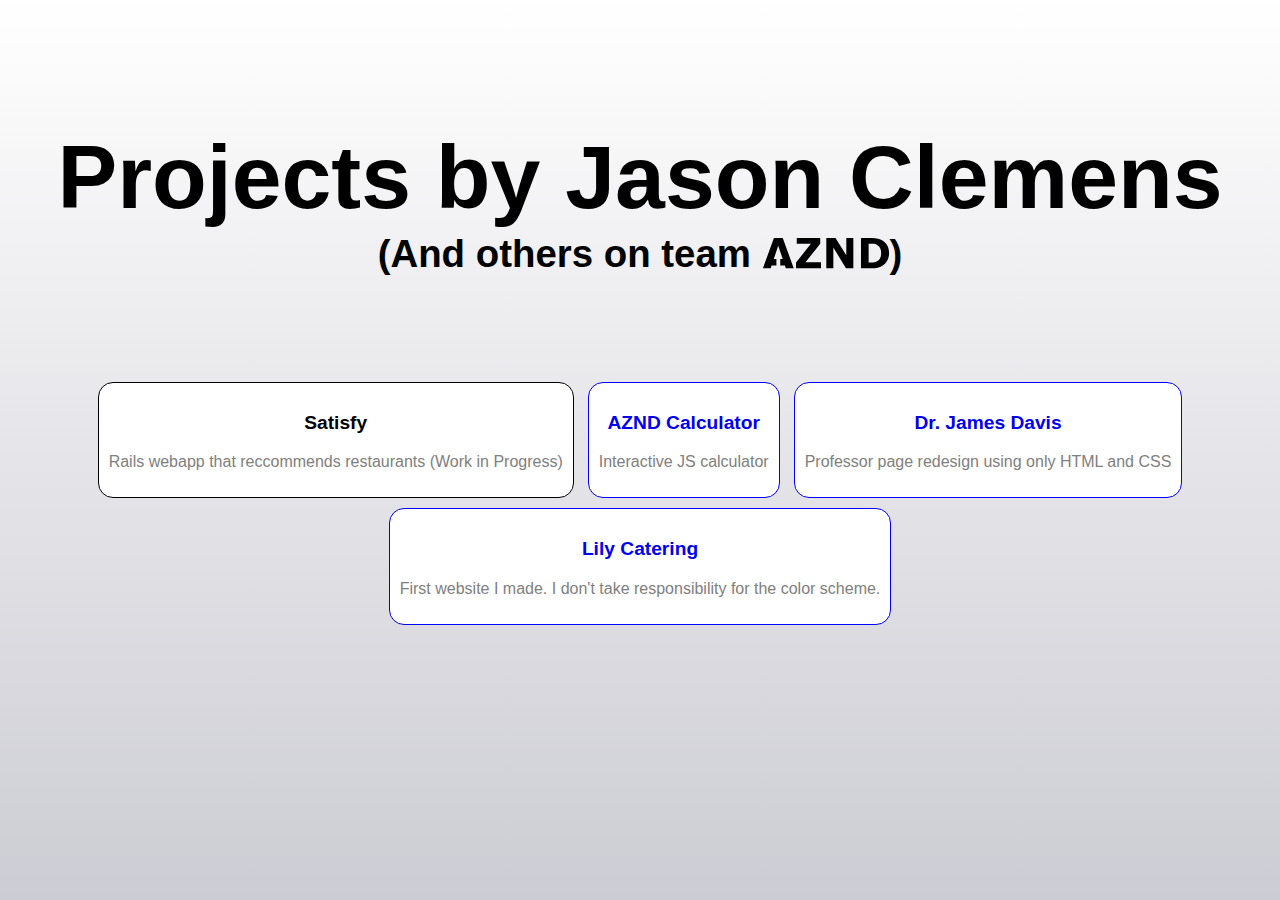
<file: index.html>
<!DOCTYPE html>
<head lang="en">
  <title>Jason Clemens | AZND Profile</title>
  <meta charset="utf-8"/>
  <link href="landing.css" type="text/css" rel="stylesheet"/>
  <link rel="stylesheet" media="screen" href="https://fontlibrary.org/face/encode-sans" type="text/css"/>
  <link rel="icon" type="image/png" href="res/A.png"/>
</head>
<body>
  <h1 class="title">
    Projects by Jason Clemens
  </h1>
  <h6 class="subtitle">
    (And others on team <img src="res/AZND.svg" alt="AZND" class="aznd-inline-logo"/>)
  </h6>
  <div class="projects">
  <a target="blank" class="projectTile disabled">
      <p>
        Satisfy
      </p>
      <p>
        Rails webapp that reccommends restaurants (Work in Progress)
      </p>
    </a>
    <a href="p5/calculator.html" target="blank" class="projectTile">
      <p>
        AZND Calculator
      </p>
      <p>
        Interactive JS calculator
      </p>
    </a>
    <a href="p4/index.html" target="blank" class="projectTile">
      <p>
        Dr. James Davis
      </p>
      <p>
        Professor page redesign using only HTML and CSS
      </p>
    </a>
    <a href="http://lily.catering" target="blank" class="projectTile">
      <p>
        Lily Catering
      </p>
      <p>
        First website I made. I don't take responsibility for the color scheme.
      </p>
    </a>
  </div>
</body>
</file>
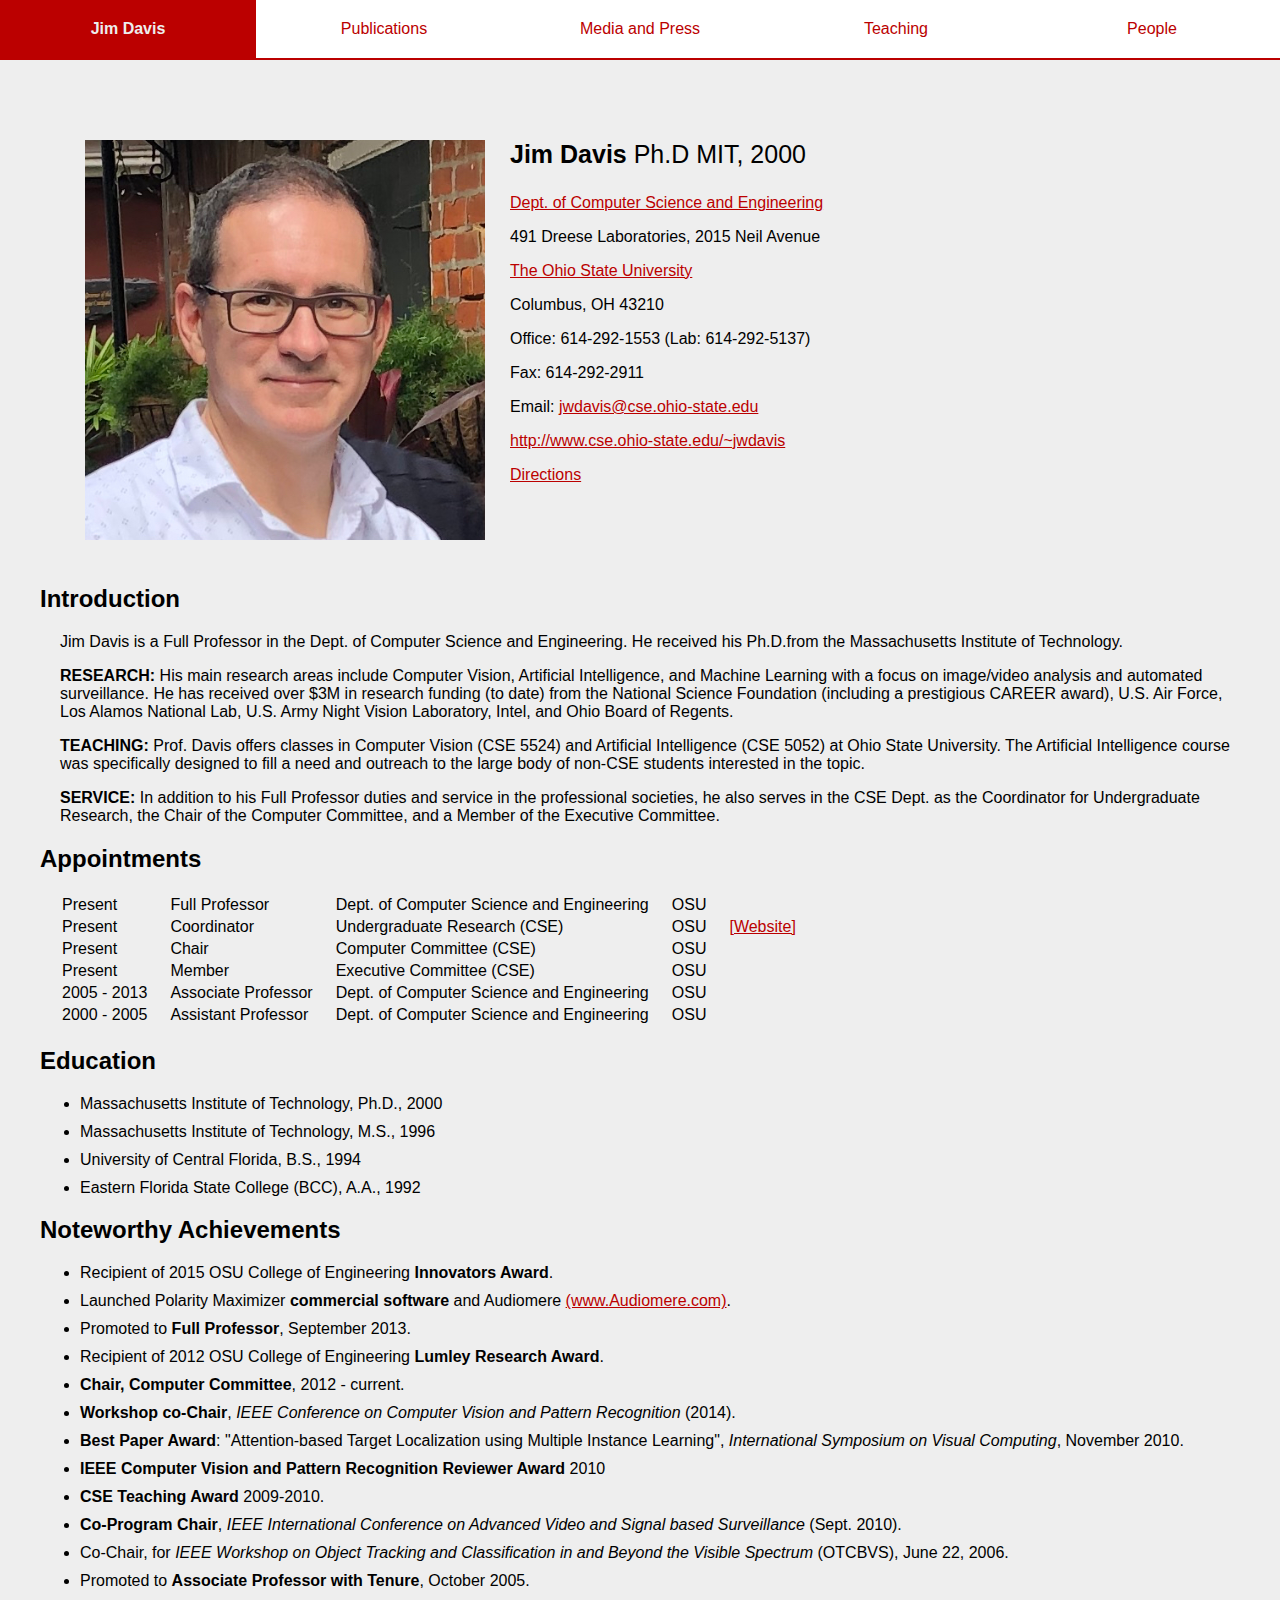
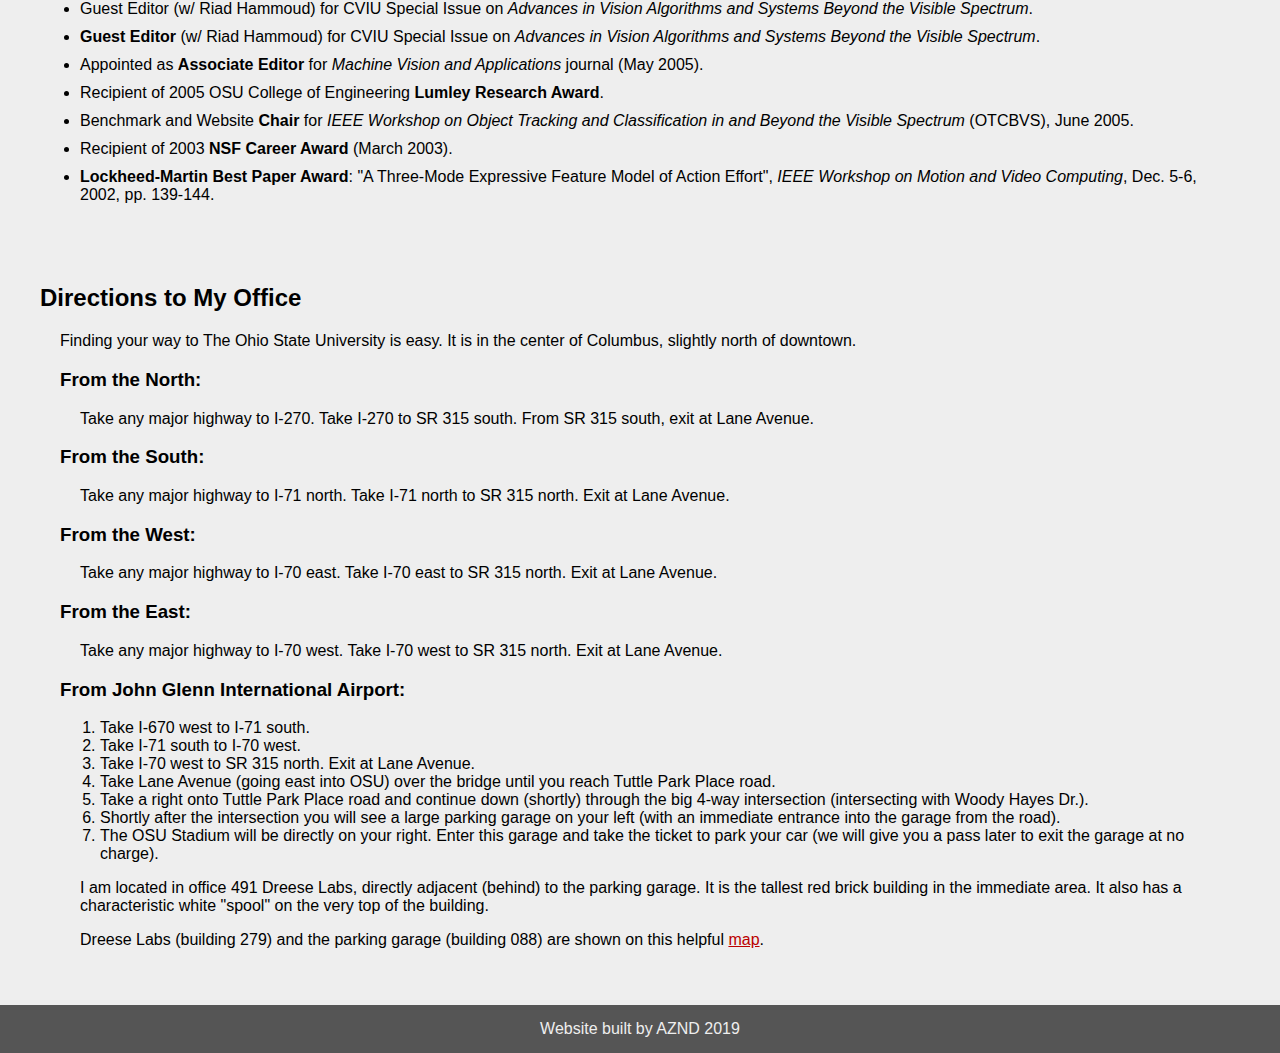
<file: p4/index.html>
<!doctype html>
<!--Created 2/24/2019 by Sean Edwards-->
<!--Modifed 2/26/2019 Ryan Williamson Added stylesheets and fixed the currently selected header -->
<html lang=en>

<head>
  <meta charset="utf-8">
  <meta http-equiv="x-ua-compatible" content="ie=edge">
  <meta name="viewport" content="width=device-width, initial-scale=1, shrink-to-fit=no">
  <!-- Use the title from a page's frontmatter if it has one -->
  <link rel="icon" href="images/osu.ico" />
  <title>Dr. James W. Davis, Ph.D | Home</title>
  <link href="stylesheets/site.css" rel="stylesheet" />
  
  
  <style>
    a.home span {
      background: #B00 !important;
      color: #FFF;
    }
    a.home:hover span {
      background: #B00;
      color: #EEE;
    }
  </style>
  <!-- <script src="javascripts/site.js"></script> -->
</head>

<body>

  <!--
Created by Sean Edwards 2/24/2019
Modified 2/25/2019 by Jason Clemens reformatted navbar
Modified 2/26/2019 Jason Clemens added classes to all links
Modified 2/26//2019 Ryan Williamson Change from list to spans -> resolved html validation error
-->
<div class="navbar">

	<a href="index.html" class="home">
		<span class="navbar-name">
			Jim Davis
		</span>
	</a>
	<a href="publications.html" class="pub">
		<span class="item">
			Publications
		</span>
	</a>
	<a href="mediaandpress.html" class="media">
		<span class="item">
			Media and Press
		</span>
	</a>
	<a href="teaching.html" class="teach">
		<span class="item">
			Teaching
		</span>
	</a>
	<a href="people.html" class="people">
		<span class="item">
			People
		</span>
	</a>

</div>

  <div class="content">
    <!--Created 2/24/2019 by Sean Edwards Homepage for Jim W. Davis-->
<!-- Edited 2/25/2019 by Ryan Williamson - Made the image fill the screen -->
<!-- Edited 2/25/2019 by Sean Edwards -->
<!-- Edited 2/26/2019 by Jason Clemens - Added name to page, added a new hyperlink -->
<!-- Edited 2/27/2019 by Chandler Gerstenslager - Added new classes in header for CSS manipulation of page resize -->
<!-- Edited 2/27/2019 by Jason Clemens - Added table to appointments section, made small formatting changes, added proper behavior to directions link. -->
<div class="row">
	<p class="mobile-header">Jim Davis <span class="mobile-header-info">Ph.D MIT, 2000</span></p>
	<div class="column-img">
	</div>
	<div class="column">
		<p class="desktop-header"><strong>Jim Davis </strong>Ph.D MIT, 2000</p>
		<p class="p-bio"><a href="https://cse.osu.edu/" target="_blank">Dept. of Computer Science and Engineering</a></p>
		<p class="p-bio">491 Dreese Laboratories, 2015 Neil Avenue</p>
		<p class="p-bio"><a href="https://www.osu.edu/" target="_blank">The Ohio State University</a></p>
		<p class="p-bio">Columbus, OH 43210 </p>
		<p class="p-bio">Office: 614-292-1553 (Lab: 614-292-5137) </p>
		<p class="p-bio">Fax: 614-292-2911 </p>
		<!--Create mail link in following <p> tag-->
		<p class="p-bio">Email: <a href="mailto:jwdavis@cse.ohio-state.edu">jwdavis@cse.ohio-state.edu</a></p>
		<p class="p-bio"><a href="http://www.cse.ohio-state.edu/~jwdavis" target="_blank">http://www.cse.ohio-state.edu/~jwdavis</a></p>
		<p class="p-bio"><a href="#directions">Directions</a></p>
	</div>
</div>
<div id="intro">
	<h2>Introduction</h2>
	<div class="info">
		<p> Jim Davis is a Full Professor in the Dept. of Computer Science and Engineering. He received his Ph.D.from
			the Massachusetts Institute of Technology.</p>
		<p><strong>RESEARCH:</strong> His main research areas include Computer Vision,
			Artificial Intelligence, and Machine Learning with a focus on image/video analysis and automated
			surveillance. He has received over $3M in research funding (to date) from the National Science Foundation
			(including a prestigious CAREER award), U.S. Air Force, Los Alamos National Lab, U.S. Army Night Vision
			Laboratory, Intel, and Ohio Board of Regents.</p>
		<p><strong>TEACHING:</strong> Prof. Davis offers classes in Computer Vision (CSE
			5524) and Artificial Intelligence (CSE 5052) at Ohio State University. The Artificial Intelligence course
			was specifically designed to fill a need and outreach to the large body of non-CSE students interested in
			the topic.</p>
		<p><strong>SERVICE:</strong> In addition to his Full Professor duties and service in the professional societies, he
			also serves in the CSE Dept. as the Coordinator for Undergraduate Research, the Chair of the Computer
			Committee, and a Member of the Executive Committee.</p>
	</div>
</div>
<div id="appointments">
	<h2>Appointments</h2>
	<table class="appointments">
		<tr>
			<td>
				Present
			</td>
			<td>
				Full Professor
			</td>
			<td>
				Dept. of Computer Science and Engineering
			</td>
			<td>
				OSU
			</td>
			<td></td>
		</tr>
		<tr>
			<td>
				Present
			</td>
			<td>
				Coordinator
			</td>
			<td>
				Undergraduate Research (CSE)
			</td>
			<td>
				OSU
			</td>
			<td>
				<a href="https://cse.osu.edu/current-students/undergraduate-research" target="_blank">
					[Website]
				</a>
			</td>
		</tr>
		<tr>
			<td>
				Present
			</td>
			<td>
				Chair
			</td>
			<td>
				Computer Committee (CSE)
			</td>
			<td>
				OSU
			</td>
			<td></td>
		</tr>
		<tr>
			<td>
				Present
			</td>
			<td>
				Member
			</td>
			<td>
				Executive Committee (CSE)
			</td>
			<td>
				OSU
			</td>
			<td></td>
		</tr>
		<tr>
			<td>
				2005 - 2013
			</td>
			<td>
				Associate Professor
			</td>
			<td>
				Dept. of Computer Science and Engineering
			</td>
			<td>
				OSU
			</td>
			<td></td>
		</tr>
		<tr>
			<td>
				2000 - 2005
			</td>
			<td>
				Assistant Professor
			</td>
			<td>
				Dept. of Computer Science and Engineering
			</td>
			<td>
				OSU
			</td>
			<td></td>
		</tr>
	</table>
</div>
<div id="education">
	<h2>Education</h2>
	<ul class="education">
		<li>Massachusetts Institute of Technology, Ph.D., 2000</li>
		<li>Massachusetts Institute of Technology, M.S., 1996</li>
		<li>University of Central Florida, B.S., 1994</li>
		<li>Eastern Florida State College (BCC), A.A., 1992</li>
	</ul>
</div>
<div id="noteworthy">
	<h2>Noteworthy Achievements</h2>
	<ul class="noteworthy">
		<li> Recipient of 2015 OSU College of Engineering <strong>Innovators Award</strong>.</li>
		<li>Launched Polarity Maximizer <strong>commercial software</strong> and Audiomere <a
				href="http://www.audiomere.com/" target="_blank">(www.Audiomere.com)</a>.</li>
		<li>Promoted to <strong>Full Professor</strong>, September 2013.</li>
		<li>Recipient of 2012 OSU College of Engineering <strong>Lumley Research Award</strong>.</li>
		<li><strong>Chair, Computer Committee</strong>, 2012 - current.</li>
		<li><strong>Workshop co-Chair</strong>, <em>IEEE Conference on Computer Vision and Pattern Recognition</em> (2014).
		</li>
		<li><strong>Best Paper Award</strong>: "Attention-based Target Localization using Multiple Instance Learning",
			<em>International Symposium on Visual Computing</em>, November 2010.</li>
		<li><strong>IEEE Computer Vision and Pattern Recognition Reviewer Award</strong> 2010</li>
		<li><strong>CSE Teaching Award</strong> 2009-2010.</li>
		<li><strong>Co-Program Chair</strong>, <em>IEEE International Conference on Advanced Video and Signal based
				Surveillance</em> (Sept. 2010).</li>
		<li>Co-Chair, for <em>IEEE Workshop on Object Tracking and Classification in and Beyond the Visible Spectrum</em>
			(OTCBVS), June 22, 2006.</li>
		<li>Promoted to <strong>Associate Professor with Tenure</strong>, October 2005.</li>
		<li>Guest Editor (w/ Riad Hammoud) for CVIU Special Issue on <em>Advances in Vision Algorithms and Systems Beyond
				the Visible Spectrum</em>.</li>
		<li><strong>Guest Editor</strong> (w/ Riad Hammoud) for CVIU Special Issue on <em>Advances in Vision Algorithms and
				Systems Beyond the Visible Spectrum</em>.</li>
		<li>Appointed as <strong>Associate Editor</strong> for <em>Machine Vision and Applications</em> journal (May 2005).
		</li>
		<li>Recipient of 2005 OSU College of Engineering <strong>Lumley Research Award</strong>.</li>
		<li>Benchmark and Website <strong>Chair</strong> for <em>IEEE Workshop on Object Tracking and Classification in and
				Beyond the Visible Spectrum</em> (OTCBVS), June 2005.</li>
		<li>Recipient of 2003 <strong>NSF Career Award</strong> (March 2003).</li>
		<li><strong>Lockheed-Martin Best Paper Award</strong>: "A Three-Mode Expressive Feature Model of Action Effort",
			<em>IEEE Workshop on Motion and Video Computing</em>, Dec. 5-6, 2002, pp. 139-144.</li>
	</ul>
</div>
<div class="directions" id="directions">
	<h2>Directions to My Office</h2>
	<div>
		Finding your way to The Ohio State University is easy. It is in the center of Columbus, slightly north of
		downtown.
		<h3>From the North:</h3>
		<p>Take any major highway to I-270. Take I-270 to SR 315 south. From SR 315 south, exit at Lane Avenue.</p>

		<h3>From the South:</h3>
		<p>Take any major highway to I-71 north. Take I-71 north to SR 315 north. Exit at Lane Avenue.</p>

		<h3>From the West:</h3>
		<p>Take any major highway to I-70 east. Take I-70 east to SR 315 north. Exit at Lane Avenue.</p>

		<h3>From the East:</h3>
		<p>Take any major highway to I-70 west. Take I-70 west to SR 315 north. Exit at Lane Avenue.</p>

		<h3>From John Glenn International Airport:</h3>
		<ol>
			<li>
				Take I-670 west to I-71 south.
			</li>
			<li>
				Take I-71 south to I-70 west.
			</li>
			<li>
				Take I-70 west to SR 315 north. Exit at Lane Avenue.
			</li>
			<li>
				Take Lane Avenue (going east into OSU) over the bridge until you reach Tuttle Park Place road.
			</li>
			<li>
				Take a right onto Tuttle Park Place road and continue down (shortly) through the big 4-way intersection
				(intersecting with Woody Hayes Dr.).
			</li>
			<li>
				Shortly after the intersection you will see a large parking garage on your left (with an immediate
				entrance into the garage from the road).
			</li>
			<li>
				The OSU Stadium will be directly on your right. Enter this garage and take the
				ticket to park your car (we will give you a pass later to exit the garage at no charge).
			</li>


		</ol>

		<p>I am located in office 491 Dreese Labs, directly adjacent (behind) to the parking garage. It is the tallest
			red
			brick building in the immediate area. It also has a characteristic white "spool" on the very top of the
			building.</p>

		<p>Dreese Labs (building 279) and the parking garage (building 088) are shown on this helpful <a
				href="https://www.osu.edu/map/building.php?building=279" target="_blank">map</a>.</p>
	</div>

<!--Optional audio added for fun. Un-comment to activate on index page.-->
<!--
	<audio autoplay>
		<source src="music/home.mp3" type="audio/mpeg">
	</audio>
-->
</div>

  </div>
  <!--Created by Sean Edwards 2/24/2019 -->
<footer>
    Website built by AZND 2019
</footer>
</body>

</html>
</file>
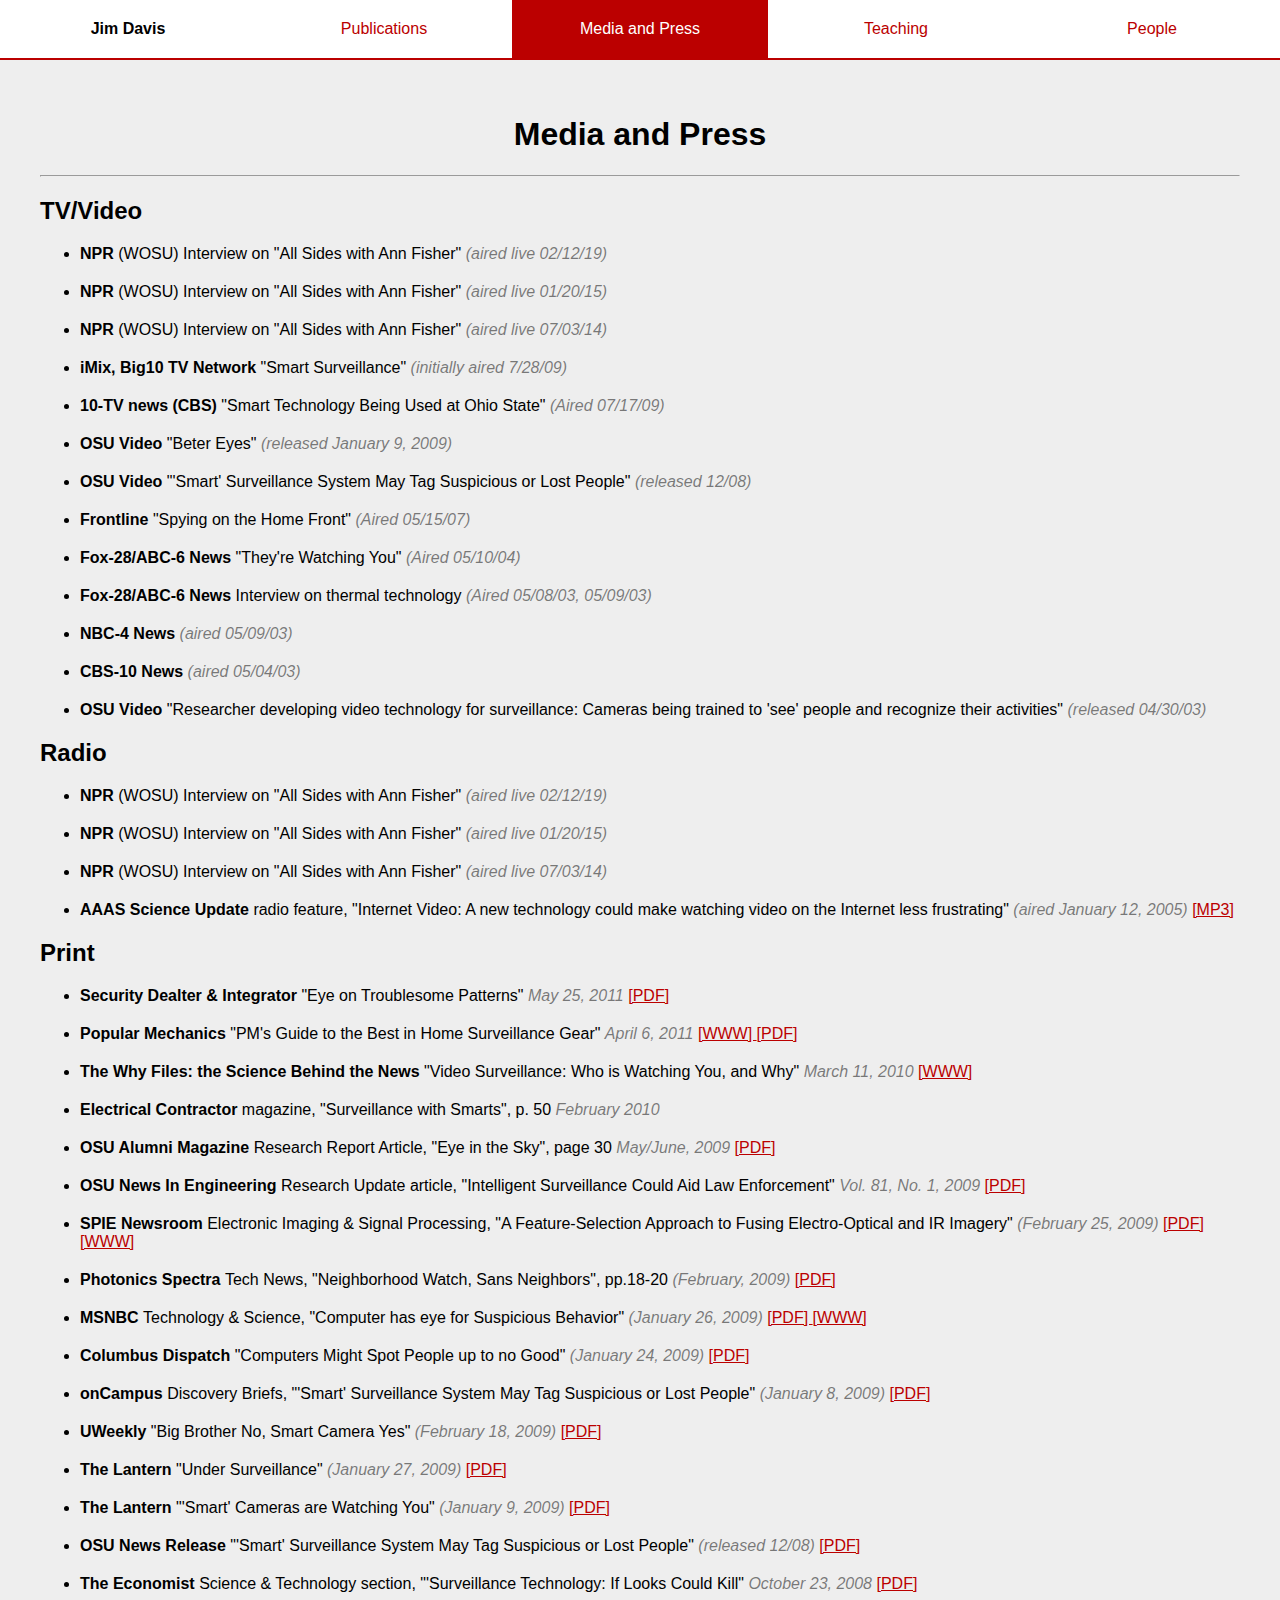
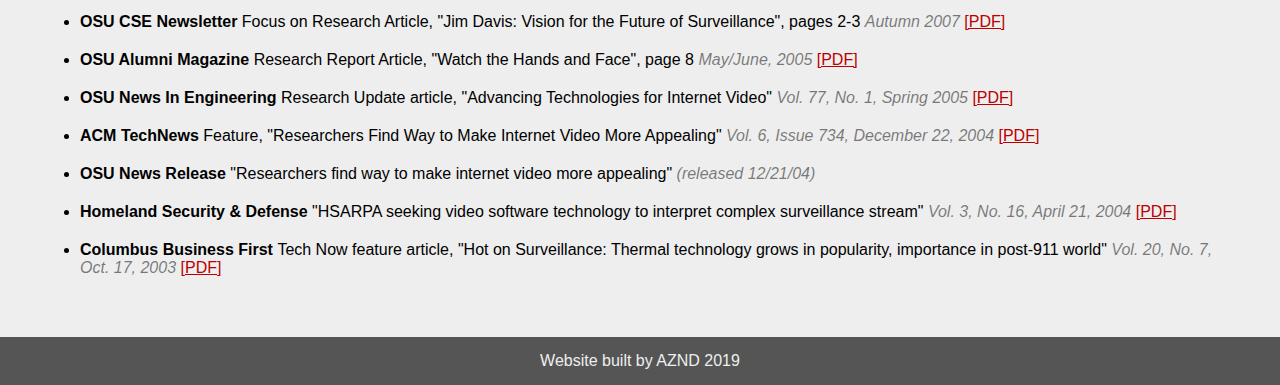
<file: p4/mediaandpress.html>
<!doctype html>
<!--Created 2/24/2019 by Sean Edwards-->
<!--Modifed 2/26/2019 Ryan Williamson Added stylesheets and fixed the currently selected header -->
<html lang=en>

<head>
  <meta charset="utf-8">
  <meta http-equiv="x-ua-compatible" content="ie=edge">
  <meta name="viewport" content="width=device-width, initial-scale=1, shrink-to-fit=no">
  <!-- Use the title from a page's frontmatter if it has one -->
  <link rel="icon" href="images/osu.ico" />
  <title>Dr. James W. Davis, Ph.D | Media and Press</title>
  <link href="stylesheets/site.css" rel="stylesheet" />
  <link href="stylesheets/media.css" rel="stylesheet" />
  
  <style>
    a.media span {
      background: #B00 !important;
      color: #FFF;
    }
    a.media:hover span {
      background: #B00;
      color: #EEE;
    }
  </style>
  <!-- <script src="javascripts/site.js"></script> -->
</head>

<body>

  <!--
Created by Sean Edwards 2/24/2019
Modified 2/25/2019 by Jason Clemens reformatted navbar
Modified 2/26/2019 Jason Clemens added classes to all links
Modified 2/26//2019 Ryan Williamson Change from list to spans -> resolved html validation error
-->
<div class="navbar">

	<a href="index.html" class="home">
		<span class="navbar-name">
			Jim Davis
		</span>
	</a>
	<a href="publications.html" class="pub">
		<span class="item">
			Publications
		</span>
	</a>
	<a href="mediaandpress.html" class="media">
		<span class="item">
			Media and Press
		</span>
	</a>
	<a href="teaching.html" class="teach">
		<span class="item">
			Teaching
		</span>
	</a>
	<a href="people.html" class="people">
		<span class="item">
			People
		</span>
	</a>

</div>

  <div class="content">
    <!--Created by Jason Clemens 2/25/2019 -->
<div class="pagetitle">
  <h1>
    Media and Press
  </h1>
  <hr />
</div>
<div class="tv-video">
  <h2>
    TV/Video
  </h2>
  <ul>
    <li>
      <span class="company">
        NPR
      </span>
      <span class="description">
        (WOSU) Interview on "All Sides with Ann Fisher"
      </span>
      <span class="date">
        (aired live 02/12/19)
      </span>
    </li>
    <li>
      <span class="company">
        NPR
      </span>
      <span class="description">
        (WOSU) Interview on "All Sides with Ann Fisher"
      </span>
      <span class="date">
        (aired live 01/20/15)
      </span>
    </li>
    <li>
      <span class="company">
        NPR
      </span>
      <span class="description">
        (WOSU) Interview on "All Sides with Ann Fisher"
      </span>
      <span class="date">
        (aired live 07/03/14)
      </span>
    </li>
    <li>
      <span class="company">
        iMix, Big10 TV Network
      </span>
      <span class="description">
        "Smart Surveillance"
      </span>
      <span class="date">
        (initially aired 7/28/09)
      </span>
    </li>
    <li>
      <span class="company">
        10-TV news (CBS)
      </span>
      <span class="description">
        "Smart Technology Being Used at Ohio State"
      </span>
      <span class="date">
        (Aired 07/17/09)
      </span>
    </li>
    <li>
      <span class="company">
        OSU Video
      </span>
      <span class="description">
        "Beter Eyes"
      </span>
      <span class="date">
        (released January 9, 2009)
      </span>
    </li>
    <li>
      <span class="company">
        OSU Video
      </span>
      <span class="description">
        "'Smart' Surveillance System May Tag Suspicious or Lost People"
      </span>
      <span class="date">
        (released 12/08)
      </span>
    </li>
    <li>
      <span class="company">
        Frontline
      </span>
      <span class="description">
        "Spying on the Home Front"
      </span>
      <span class="date">
        (Aired 05/15/07)
      </span>
    </li>
    <li>
      <span class="company">
        Fox-28/ABC-6 News
      </span>
      <span class="description">
        "They're Watching You"
      </span>
      <span class="date">
        (Aired 05/10/04)
      </span>
    </li>
    <li>
      <span class="company">
        Fox-28/ABC-6 News
      </span>
      <span class="description">
        Interview on thermal technology
      </span>
      <span class="date">
        (Aired 05/08/03, 05/09/03)
      </span>
    </li>
    <li>
      <span class="company">
        NBC-4 News
      </span>
      <span class="date">
        (aired 05/09/03)
      </span>
    </li>
    <li>
      <span class="company">
        CBS-10 News
      </span>
      <span class="date">
        (aired 05/04/03)
      </span>
    </li>
    <li>
      <span class="company">
        OSU Video
      </span>
      <span class="description">
        "Researcher developing video technology for surveillance: Cameras being trained to 'see' people and recognize
        their activities"
      </span>
      <span class="date">
        (released 04/30/03)
      </span>
    </li>
  </ul>
</div>
<div class="radio">
  <h2>
    Radio
  </h2>
  <ul>
    <li>
      <span class="company">
        NPR
      </span>
      <span class="description">
        (WOSU) Interview on "All Sides with Ann Fisher"
      </span>
      <span class="date">
        (aired live 02/12/19)
      </span>
    </li>
    <li>
      <span class="company">
        NPR
      </span>
      <span class="description">
        (WOSU) Interview on "All Sides with Ann Fisher"
      </span>
      <span class="date">
        (aired live 01/20/15)
      </span>
    </li>
    <li>
      <span class="company">
        NPR
      </span>
      <span class="description">
        (WOSU) Interview on "All Sides with Ann Fisher"
      </span>
      <span class="date">
        (aired live 07/03/14)
      </span>
    </li>
    <li>
      <span class="company">
        AAAS Science Update
      </span>
      <span class="description">
        radio feature, "Internet Video: A new technology could make watching video on the Internet less frustrating"
      </span>
      <span class="date">
        (aired January 12, 2005)
      </span>
      <a href="http://web.cse.ohio-state.edu/~davis.1719/Media/16-InternetVideoStory.mp3" target="_blank">
        [MP3]
      </a>
    </li>
  </ul>
</div>
<div class="print">
  <h2>
    Print
  </h2>
  <ul>
    <li>
      <span class="company">
        Security Dealter & Integrator
      </span>
      <span class="description">
        "Eye on Troublesome Patterns"
      </span>
      <span class="date">
        May 25, 2011
      </span>
      <a href="http://web.cse.ohio-state.edu/~davis.1719/Media/SDI-2011.pdf" target="_blank">
        [PDF]
      </a>
    </li>
    <li>
      <span class="company">
        Popular Mechanics
      </span>
      <span class="description">
        "PM's Guide to the Best in Home Surveillance Gear"
      </span>
      <span class="date">
        April 6, 2011
      </span>
      <a href="http://www.popularmechanics.com/technology/gadgets/reviews/pms-guide-to-the-best-in-home-surveillance-gear" target="_blank">
        [WWW]
      </a>
      <a href="http://web.cse.ohio-state.edu/~davis.1719/Media/PM-2011.pdf" target="_blank">
        [PDF]
      </a>
    </li>
    <li>
      <span class="company">
        The Why Files: the Science Behind the News
      </span>
      <span class="description">
        "Video Surveillance: Who is Watching You, and Why"
      </span>
      <span class="date">
        March 11, 2010
      </span>
      <a href="http://whyfiles.org/323cyberspies/index.php?g=2.txt" target="_blank">
        [WWW]
      </a>
    </li>
    <li>
      <span class="company">
        Electrical Contractor
      </span>
      <span class="description">
        magazine, "Surveillance with Smarts", p. 50
      </span>
      <span class="date">
        February 2010
      </span>
    </li>
    <li>
      <span class="company">
        OSU Alumni Magazine
      </span>
      <span class="description">
        Research Report Article, "Eye in the Sky", page 30
      </span>
      <span class="date">
        May/June, 2009
      </span>
      <a href="http://web.cse.ohio-state.edu/~davis.1719/Media/alumni09.pdf" target="_blank">
        [PDF]
      </a>
    </li>
    <li>
      <span class="company">
        OSU News In Engineering
      </span>
      <span class="description">
        Research Update article, "Intelligent Surveillance Could Aid Law Enforcement"
      </span>
      <span class="date">
        Vol. 81, No. 1, 2009
      </span>
      <a href="http://web.cse.ohio-state.edu/~davis.1719/Media/nie811.pdf" target="_blank">
        [PDF]
      </a>
    </li>
    <li>
      <span class="company">
        SPIE Newsroom
      </span>
      <span class="description">
        Electronic Imaging & Signal Processing, "A Feature-Selection Approach to Fusing Electro-Optical and IR Imagery"
      </span>
      <span class="date">
        (February 25, 2009)
      </span>
      <a href="http://web.cse.ohio-state.edu/~davis.1719/Publications/SPIE09.pdf" target="_blank">
        [PDF]
      </a>
      <a href="http://spie.org/x33833.xml?highlight=x2410&ArticleID=x33833" target="_blank">
        [WWW]
      </a>
    </li>
    <li>
      <span class="company">
        Photonics Spectra
      </span>
      <span class="description">
        Tech News, "Neighborhood Watch, Sans Neighbors", pp.18-20
      </span>
      <span class="date">
        (February, 2009)
      </span>
      <a href="http://web.cse.ohio-state.edu/~davis.1719/Media/PhotonicsSpectra09.pdf" target="_blank">
        [PDF]
      </a>
    </li>
    <li>
      <span class="company">
        MSNBC
      </span>
      <span class="description">
        Technology & Science, "Computer has eye for Suspicious Behavior"
      </span>
      <span class="date">
        (January 26, 2009)
      </span>
      <a href="http://web.cse.ohio-state.edu/~davis.1719/Media/MSNBC-09.pdf" target="_blank">
        [PDF]
      </a>
      <a href="http://www.msnbc.msn.com/id/28566179/" target="_blank">
        [WWW]
      </a>
    </li>
    <li>
      <span class="company">
        Columbus Dispatch
      </span>
      <span class="description">
        "Computers Might Spot People up to no Good"
      </span>
      <span class="date">
        (January 24, 2009)
      </span>
      <a href="http://web.cse.ohio-state.edu/~davis.1719/Media/dispatch09.pdf" target="_blank">
        [PDF]
      </a>
    </li>
    <li>
      <span class="company">
        onCampus
      </span>
      <span class="description">
        Discovery Briefs, "'Smart' Surveillance System May Tag Suspicious or Lost People"
      </span>
      <span class="date">
        (January 8, 2009)
      </span>
      <a href="http://web.cse.ohio-state.edu/~davis.1719/Media/onCampus-09.pdf" target="_blank">
        [PDF]
      </a>
    </li>
    <li>
      <span class="company">
        UWeekly
      </span>
      <span class="description">
        "Big Brother No, Smart Camera Yes"
      </span>
      <span class="date">
        (February 18, 2009)
      </span>
      <a href="http://web.cse.ohio-state.edu/~davis.1719/Media/UWeekly-09.pdf" target="_blank">
        [PDF]
      </a>
    </li>
    <li>
      <span class="company">
        The Lantern
      </span>
      <span class="description">
        "Under Surveillance"
      </span>
      <span class="date">
        (January 27, 2009)
      </span>
      <a href="http://web.cse.ohio-state.edu/~davis.1719/Media/Lantern09b.pdf" target="_blank">
        [PDF]
      </a>
    </li>
    <li>
      <span class="company">
        The Lantern
      </span>
      <span class="description">
        "'Smart' Cameras are Watching You"
      </span>
      <span class="date">
        (January 9, 2009)
      </span>
      <a href="http://web.cse.ohio-state.edu/~davis.1719/Media/Lantern09.pdf" target="_blank">
        [PDF]
      </a>
    </li>
    <li>
      <span class="company">
        OSU News Release
      </span>
      <span class="description">
        "'Smart' Surveillance System May Tag Suspicious or Lost People"
      </span>
      <span class="date">
        (released 12/08)
      </span>
      <a href="http://web.cse.ohio-state.edu/~davis.1719/Media/OSU-press-08-print.pdf" target="_blank">
        [PDF]
      </a>
    </li>
    <li>
      <span class="company">
        The Economist
      </span>
      <span class="description">
        Science & Technology section, "'Surveillance Technology: If Looks Could Kill"
      </span>
      <span class="date">
        October 23, 2008
      </span>
      <a href="http://web.cse.ohio-state.edu/~davis.1719/Media/TheEconomist08.pdf" target="_blank">
        [PDF]
      </a>
    </li>
    <li>
      <span class="company">
        OSU CSE Newsletter
      </span>
      <span class="description">
        Focus on Research Article, "Jim Davis: Vision for the Future of Surveillance", pages 2-3
      </span>
      <span class="date">
        Autumn 2007
      </span>
      <a href="http://web.cse.ohio-state.edu/~davis.1719/Media/jwdavis-research-cse-07.pdf" target="_blank">
        [PDF]
      </a>
    </li>
    <li>
      <span class="company">
        OSU Alumni Magazine
      </span>
      <span class="description">
        Research Report Article, "Watch the Hands and Face", page 8
      </span>
      <span class="date">
        May/June, 2005
      </span>
      <a href="http://web.cse.ohio-state.edu/~davis.1719/Media/OSAM05.pdf" target="_blank">
        [PDF]
      </a>
    </li>
    <li>
      <span class="company">
        OSU News In Engineering
      </span>
      <span class="description">
        Research Update article, "Advancing Technologies for Internet Video"
      </span>
      <span class="date">
        Vol. 77, No. 1, Spring 2005
      </span>
      <a href="http://web.cse.ohio-state.edu/~davis.1719/Media/NIE_77.1_Spring_2005.pdf" target="_blank">
        [PDF]
      </a>
    </li>
    <li>
      <span class="company">
        ACM TechNews
      </span>
      <span class="description">
        Feature, "Researchers Find Way to Make Internet Video More Appealing"
      </span>
      <span class="date">
        Vol. 6, Issue 734, December 22, 2004
      </span>
      <a href="http://web.cse.ohio-state.edu/~davis.1719/Media/ACMNewsService.pdf" target="_blank">
        [PDF]
      </a>
    </li>
    <li>
      <span class="company">
        OSU News Release
      </span>
      <span class="description">
        "Researchers find way to make internet video more appealing"
      </span>
      <span class="date">
        (released 12/21/04)
      </span>
    </li>
    <li>
      <span class="company">
        Homeland Security & Defense
      </span>
      <span class="description">
        "HSARPA seeking video software technology to interpret complex surveillance stream"
      </span>
      <span class="date">
        Vol. 3, No. 16, April 21, 2004
      </span>
      <a href="http://web.cse.ohio-state.edu/~davis.1719/Media/HSARPA.pdf" target="_blank">
        [PDF]
      </a>
    </li>
    <li>
      <span class="company">
        Columbus Business First
      </span>
      <span class="description">
        Tech Now feature article, "Hot on Surveillance: Thermal technology grows in popularity, importance in post-911
        world"
      </span>
      <span class="date">
        Vol. 20, No. 7, Oct. 17, 2003
      </span>
      <a href="http://web.cse.ohio-state.edu/~davis.1719/Media/busFirst03.pdf" target="_blank">
        [PDF]
      </a>
    </li>
  </ul>
</div>

  </div>
  <!--Created by Sean Edwards 2/24/2019 -->
<footer>
    Website built by AZND 2019
</footer>
</body>

</html>
</file>
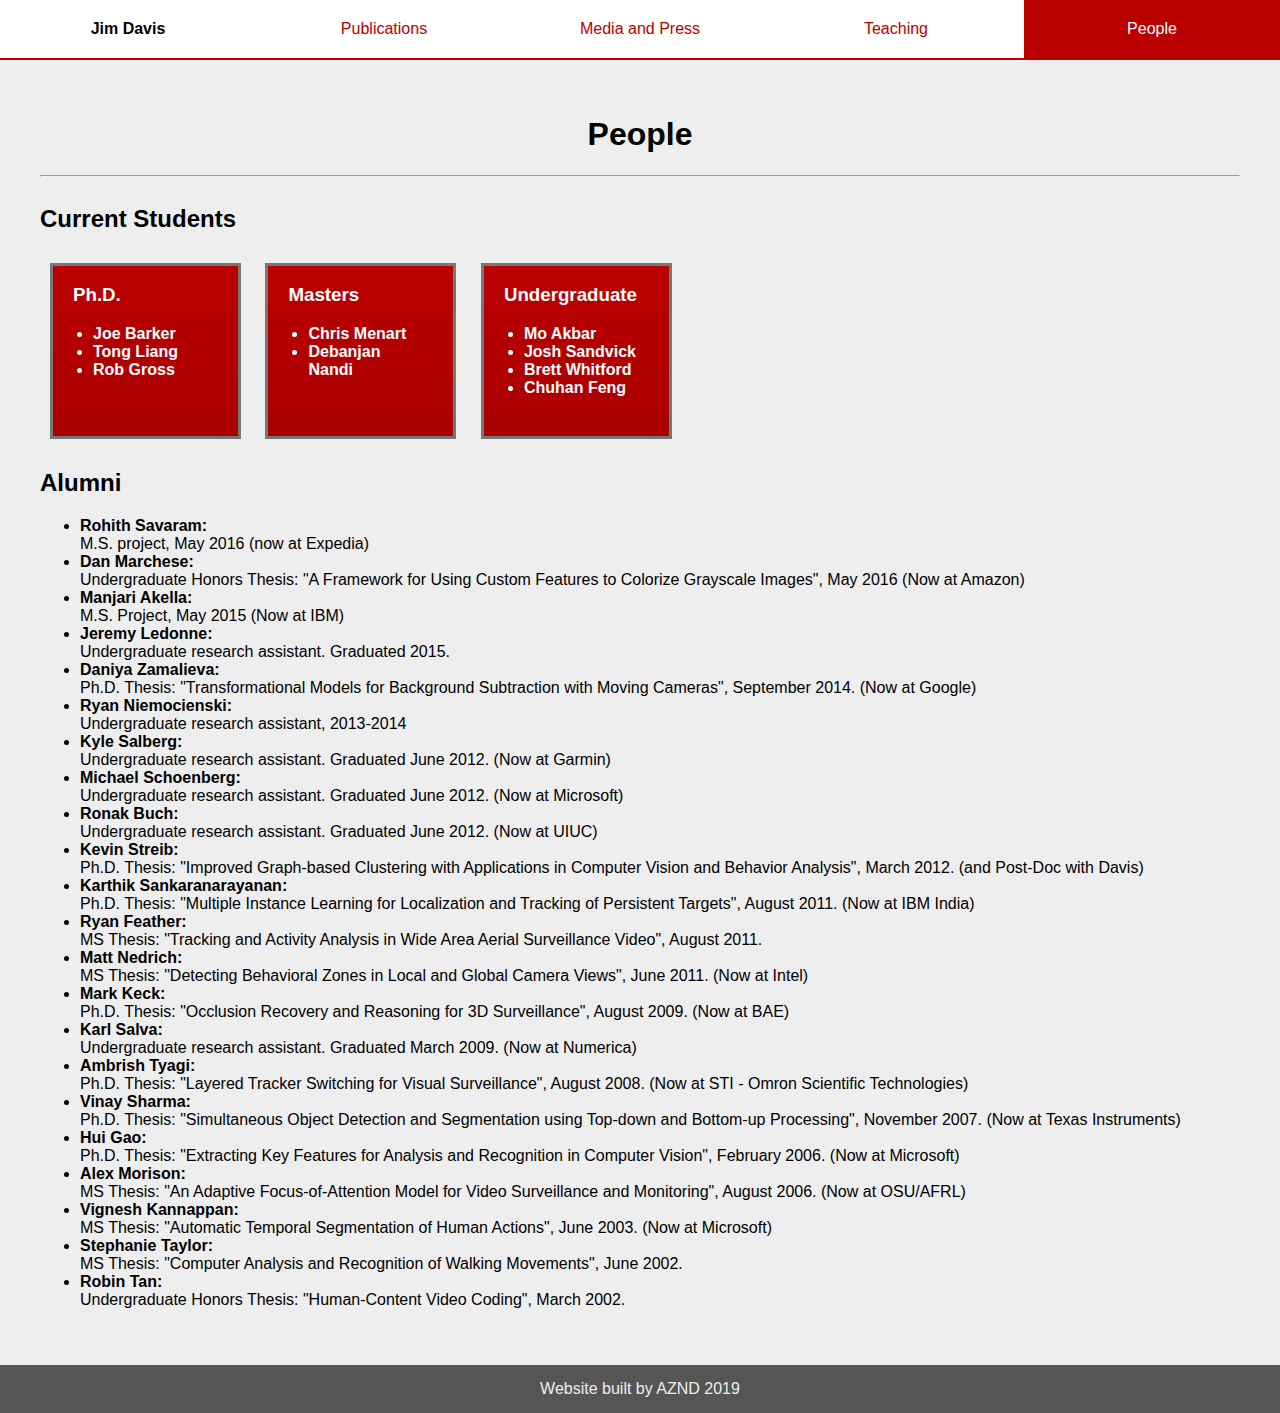
<file: p4/people.html>
<!doctype html>
<!--Created 2/24/2019 by Sean Edwards-->
<!--Modifed 2/26/2019 Ryan Williamson Added stylesheets and fixed the currently selected header -->
<html lang=en>

<head>
  <meta charset="utf-8">
  <meta http-equiv="x-ua-compatible" content="ie=edge">
  <meta name="viewport" content="width=device-width, initial-scale=1, shrink-to-fit=no">
  <!-- Use the title from a page's frontmatter if it has one -->
  <link rel="icon" href="images/osu.ico" />
  <title>Dr. James W. Davis, Ph.D | People</title>
  <link href="stylesheets/site.css" rel="stylesheet" />
  
  
  <style>
    a.people span {
      background: #B00 !important;
      color: #FFF;
    }
    a.people:hover span {
      background: #B00;
      color: #EEE;
    }
  </style>
  <!-- <script src="javascripts/site.js"></script> -->
</head>

<body>

  <!--
Created by Sean Edwards 2/24/2019
Modified 2/25/2019 by Jason Clemens reformatted navbar
Modified 2/26/2019 Jason Clemens added classes to all links
Modified 2/26//2019 Ryan Williamson Change from list to spans -> resolved html validation error
-->
<div class="navbar">

	<a href="index.html" class="home">
		<span class="navbar-name">
			Jim Davis
		</span>
	</a>
	<a href="publications.html" class="pub">
		<span class="item">
			Publications
		</span>
	</a>
	<a href="mediaandpress.html" class="media">
		<span class="item">
			Media and Press
		</span>
	</a>
	<a href="teaching.html" class="teach">
		<span class="item">
			Teaching
		</span>
	</a>
	<a href="people.html" class="people">
		<span class="item">
			People
		</span>
	</a>

</div>

  <div class="content">
    <!--Created by Sean Edwards 2/24/2019 -->
<!--Edited by Ryan Williamson 2/24/2019 -->
<!--Edited by Jason Clemens 2/26/2019 - Added name -->
<!-- <audio autoplay>
		<source src="music/home.mp3" type="audio/mpeg">
	</audio> -->
<div class="pagetitle">
  <h1>People</h1>
</div>
<hr />
<div class="div-inline center-student-content">
	<h2>Current Students</h2>
	<div class="current-students">
		<h3>Ph.D.</h3>
		<ul>
			<li><span class="student-name">Joe Barker</span></li>
			<li><span class="student-name">Tong Liang</span></li>
			<li><span class="student-name">Rob Gross</span></li>
		</ul>
	</div>
	<div class="current-students">
		<h3>Masters</h3>
		<ul>
			<li><span class="student-name">Chris Menart</span></li>
			<li><span class="student-name">Debanjan Nandi</span></li>
		</ul>
	</div>
	<div class="current-students">
		<h3>Undergraduate</h3>
		<ul>
			<li><span class="student-name">Mo Akbar</span></li>
			<li><span class="student-name">Josh Sandvick</span></li>
			<li><span class="student-name">Brett Whitford</span></li>
			<li><span class="student-name">Chuhan Feng</span></li>
		</ul>
	</div>
</div>
<div class="div-inline">
	<h2>Alumni</h2>
	<ul>
		<li><span class="student-name">Rohith Savaram:</span><br>
			M.S. project, May 2016 (now at Expedia)</li>

		<li><span class="student-name">Dan Marchese:</span><br>
			Undergraduate Honors Thesis: "A Framework for Using Custom Features to Colorize Grayscale Images", May 2016
			(Now
			at
			Amazon)</li>

		<li><span class="student-name">Manjari Akella:</span><br>
			M.S. Project, May 2015 (Now at IBM)</li>

		<li><span class="student-name">Jeremy Ledonne:</span><br>
			Undergraduate research assistant. Graduated 2015.</li>

		<li><span class="student-name">Daniya Zamalieva:</span><br>
			Ph.D. Thesis: "Transformational Models for Background Subtraction with Moving Cameras", September 2014. (Now
			at
			Google)</li>

		<li><span class="student-name">Ryan Niemocienski:</span><br>
			Undergraduate research assistant, 2013-2014</li>

		<li><span class="student-name">Kyle Salberg:</span><br>
			Undergraduate research assistant. Graduated June 2012. (Now at Garmin)</li>

		<li><span class="student-name">Michael Schoenberg:</span><br>
			Undergraduate research assistant. Graduated June 2012. (Now at Microsoft)</li>

		<li><span class="student-name">Ronak Buch:</span><br>
			Undergraduate research assistant. Graduated June 2012. (Now at UIUC)</li>

		<li><span class="student-name">Kevin Streib:</span><br>
			Ph.D. Thesis: "Improved Graph-based Clustering with Applications in Computer Vision and Behavior Analysis",
			March
			2012.
			(and Post-Doc with Davis)</li>

		<li><span class="student-name">Karthik Sankaranarayanan:</span><br>
			Ph.D. Thesis: "Multiple Instance Learning for Localization and Tracking of Persistent Targets", August 2011.
			(Now at
			IBM
			India)</li>

		<li><span class="student-name">Ryan Feather:</span><br>
			MS Thesis: "Tracking and Activity Analysis in Wide Area Aerial Surveillance Video", August 2011.</li>

		<li><span class="student-name">Matt Nedrich:</span><br>
			MS Thesis: "Detecting Behavioral Zones in Local and Global Camera Views", June 2011. (Now at Intel)</li>

		<li><span class="student-name">Mark Keck:</span><br>
			Ph.D. Thesis: "Occlusion Recovery and Reasoning for 3D Surveillance", August 2009. (Now at BAE)</li>

		<li><span class="student-name">Karl Salva:</span><br>
			Undergraduate research assistant. Graduated March 2009. (Now at Numerica)</li>

		<li><span class="student-name">Ambrish Tyagi:</span><br>
			Ph.D. Thesis: "Layered Tracker Switching for Visual Surveillance", August 2008. (Now at STI - Omron
			Scientific
			Technologies)</li>

		<li><span class="student-name">Vinay Sharma:</span><br>
			Ph.D. Thesis: "Simultaneous Object Detection and Segmentation using Top-down and Bottom-up Processing",
			November
			2007.
			(Now at Texas Instruments)</li>

		<li><span class="student-name">Hui Gao:</span><br>
			Ph.D. Thesis: "Extracting Key Features for Analysis and Recognition in Computer Vision", February 2006. (Now
			at
			Microsoft)</li>

		<li><span class="student-name">Alex Morison:</span><br>
			MS Thesis: "An Adaptive Focus-of-Attention Model for Video Surveillance and Monitoring", August 2006. (Now
			at
			OSU/AFRL)</li>

		<li><span class="student-name">Vignesh Kannappan:</span><br>
			MS Thesis: "Automatic Temporal Segmentation of Human Actions", June 2003. (Now at Microsoft)</li>

		<li><span class="student-name">Stephanie Taylor:</span><br>
			MS Thesis: "Computer Analysis and Recognition of Walking Movements", June 2002.</li>

		<li><span class="student-name">Robin Tan:</span><br>
			Undergraduate Honors Thesis: "Human-Content Video Coding", March 2002.</li>
	</ul>
</div>

  </div>
  <!--Created by Sean Edwards 2/24/2019 -->
<footer>
    Website built by AZND 2019
</footer>
</body>

</html>
</file>
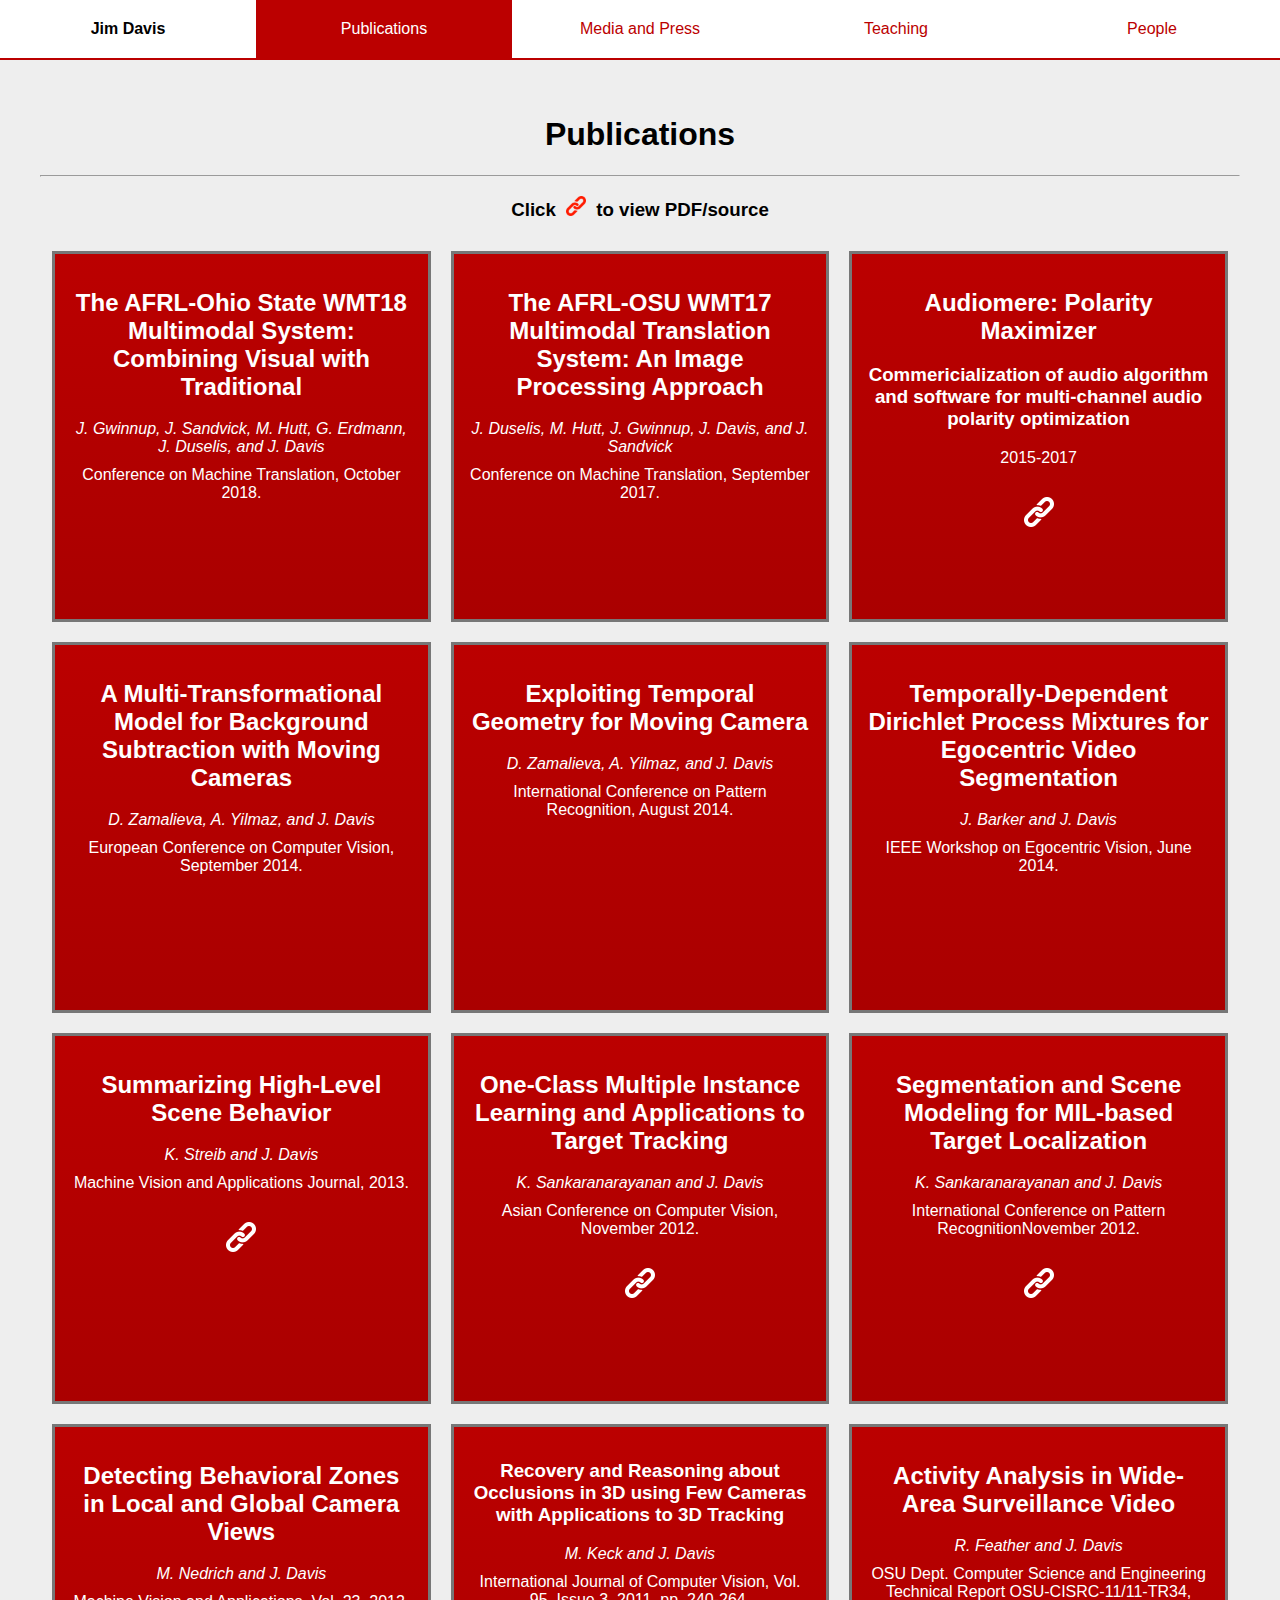
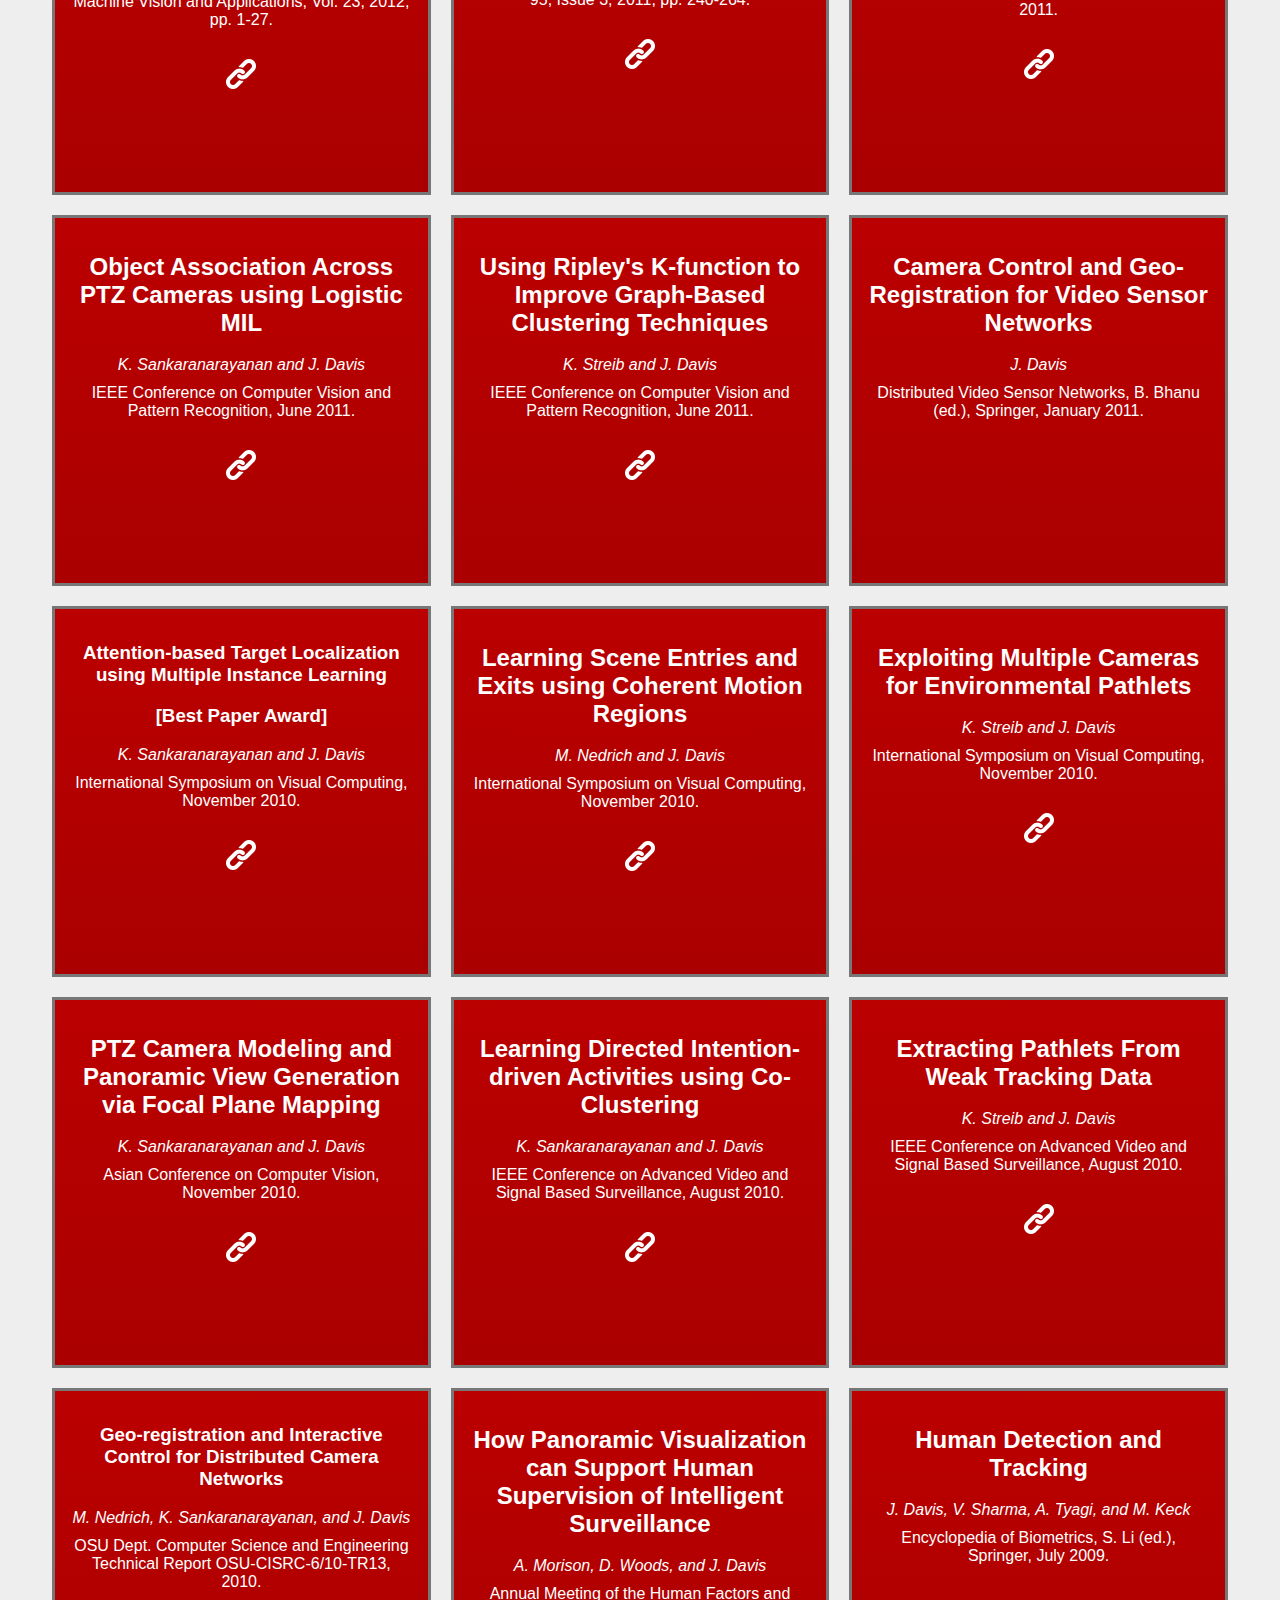
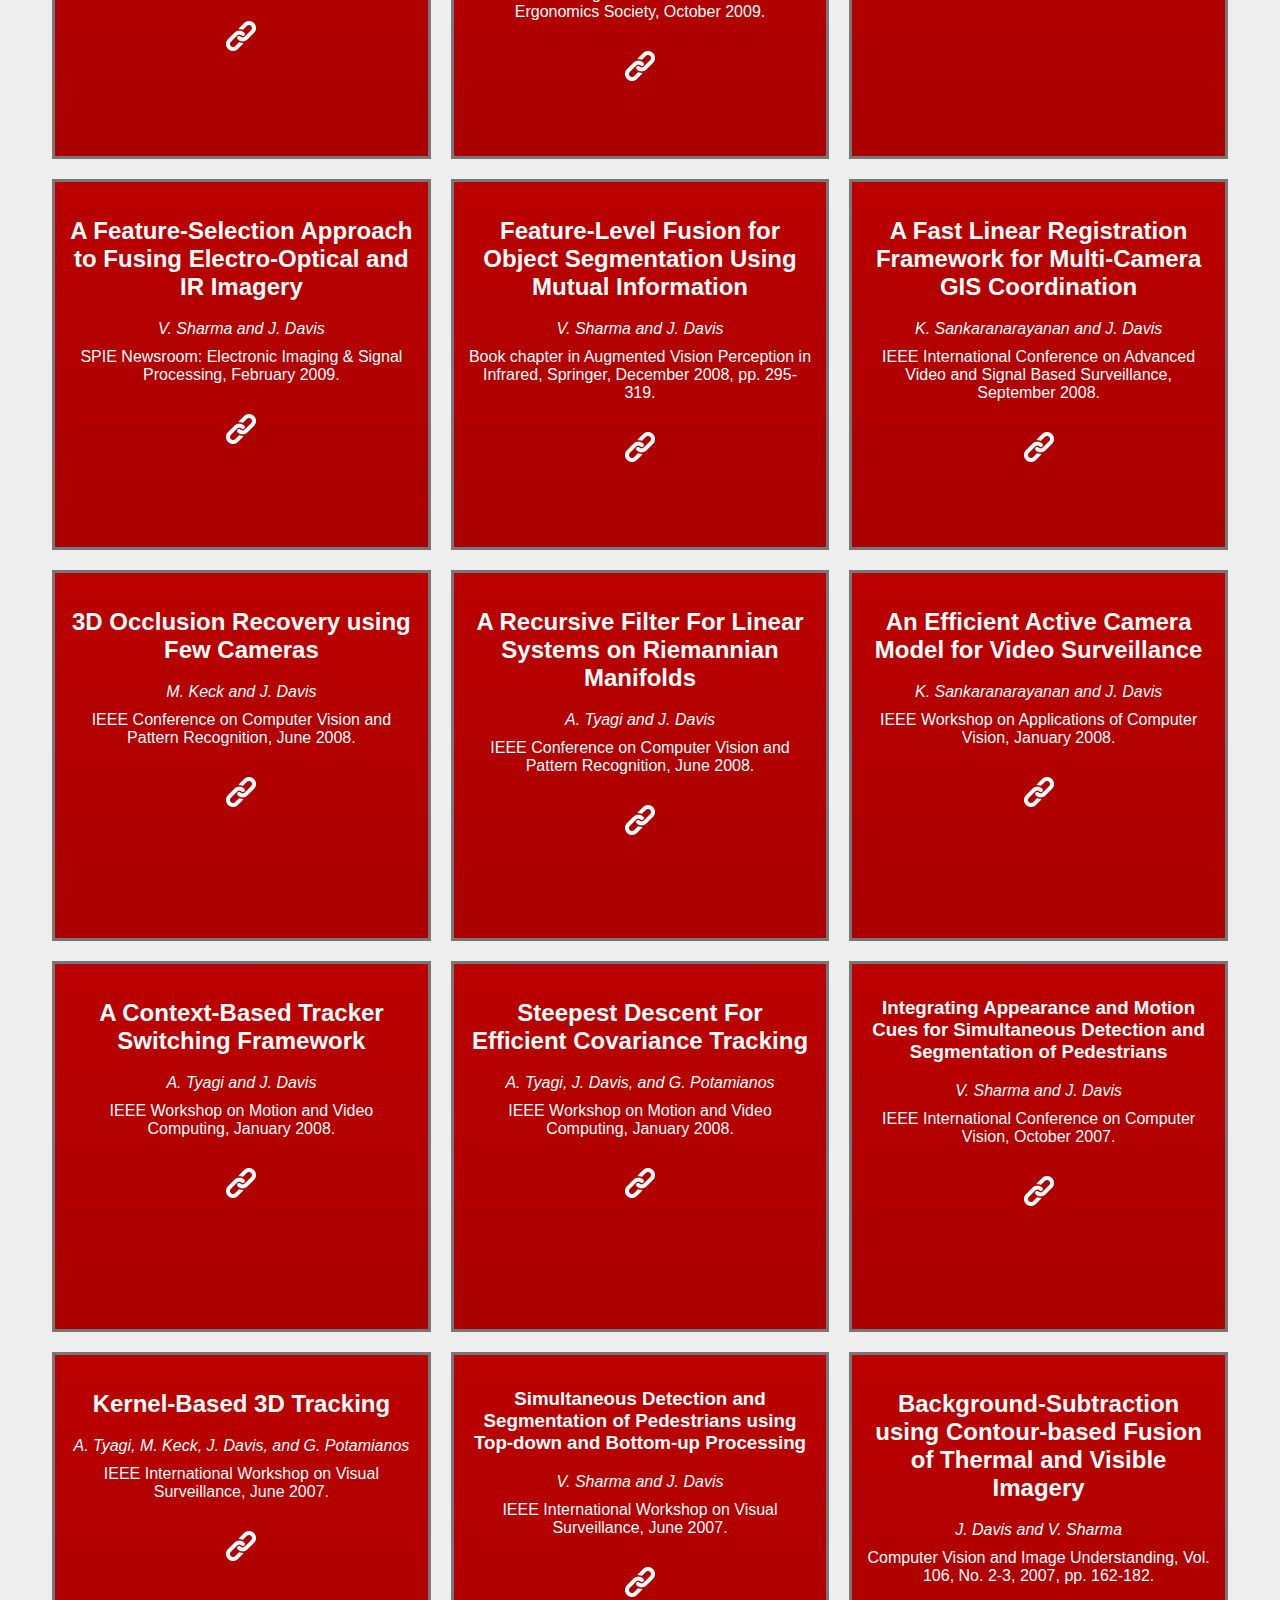
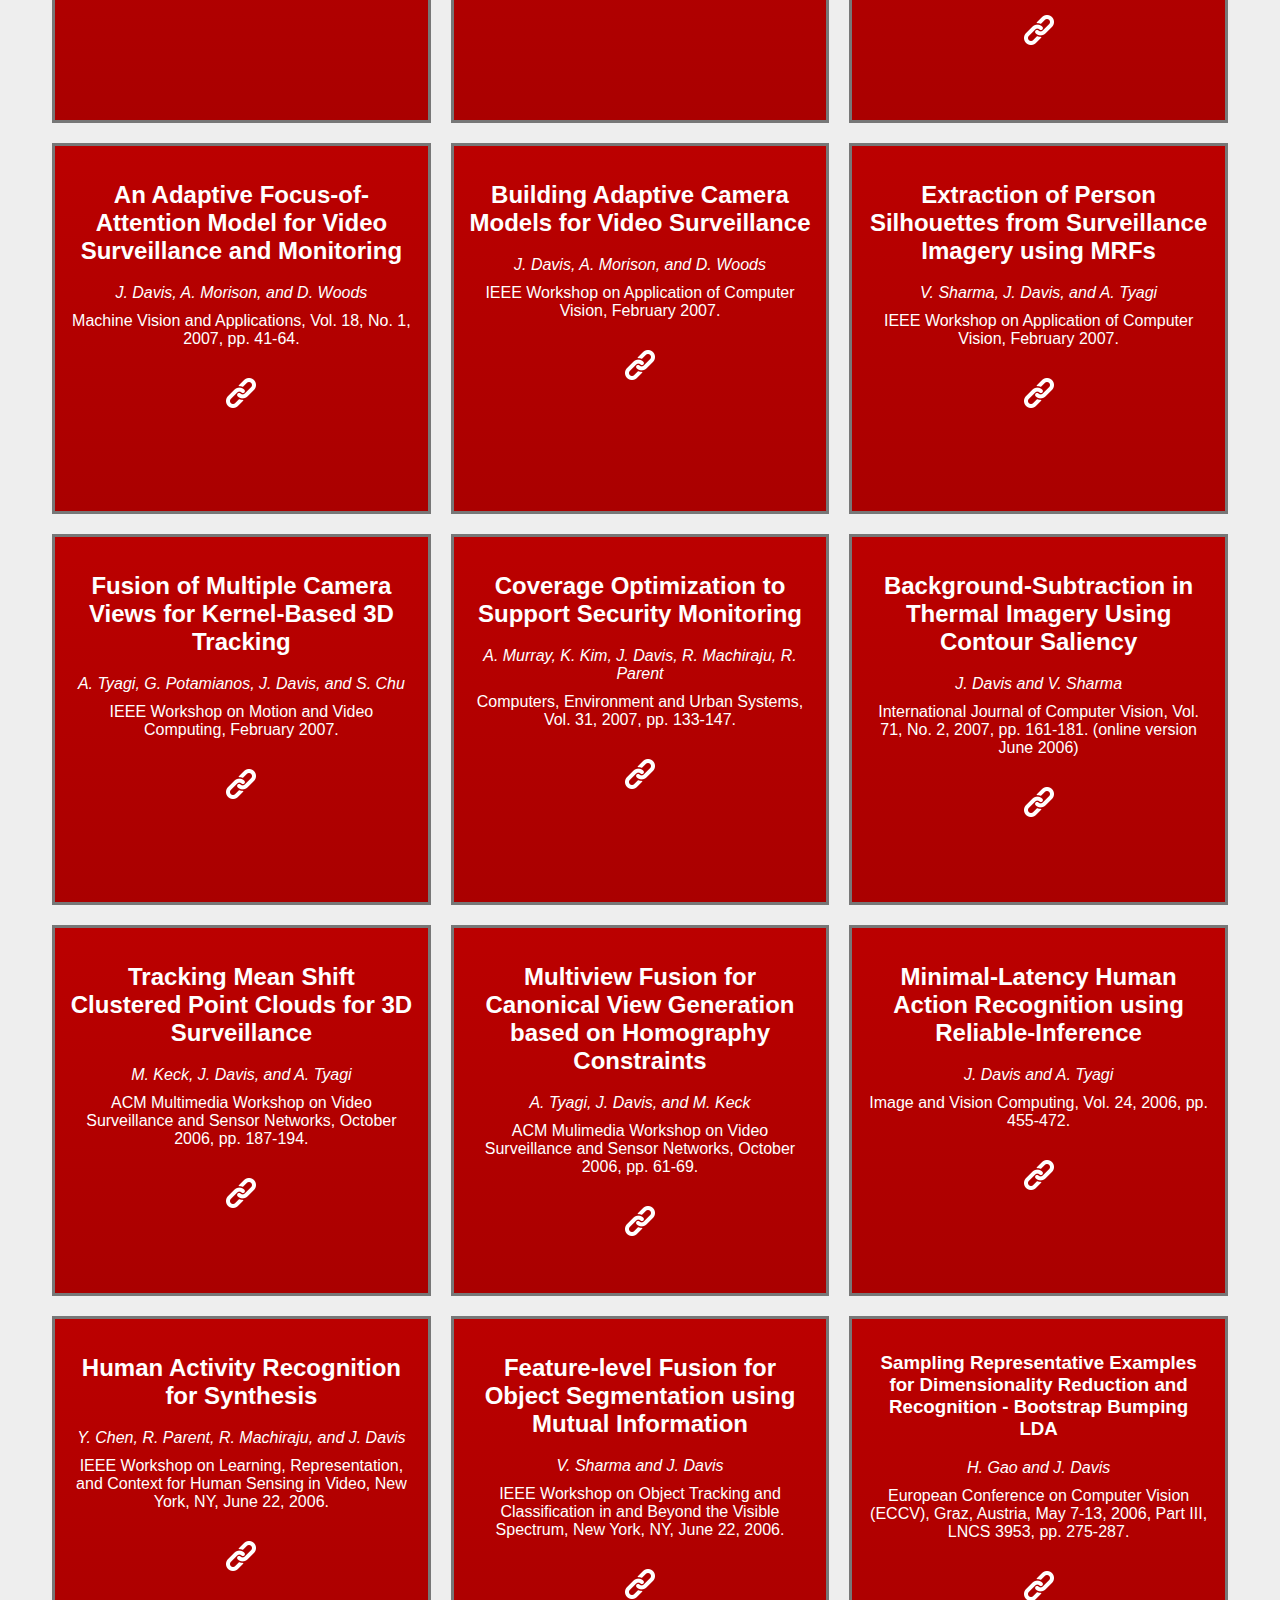
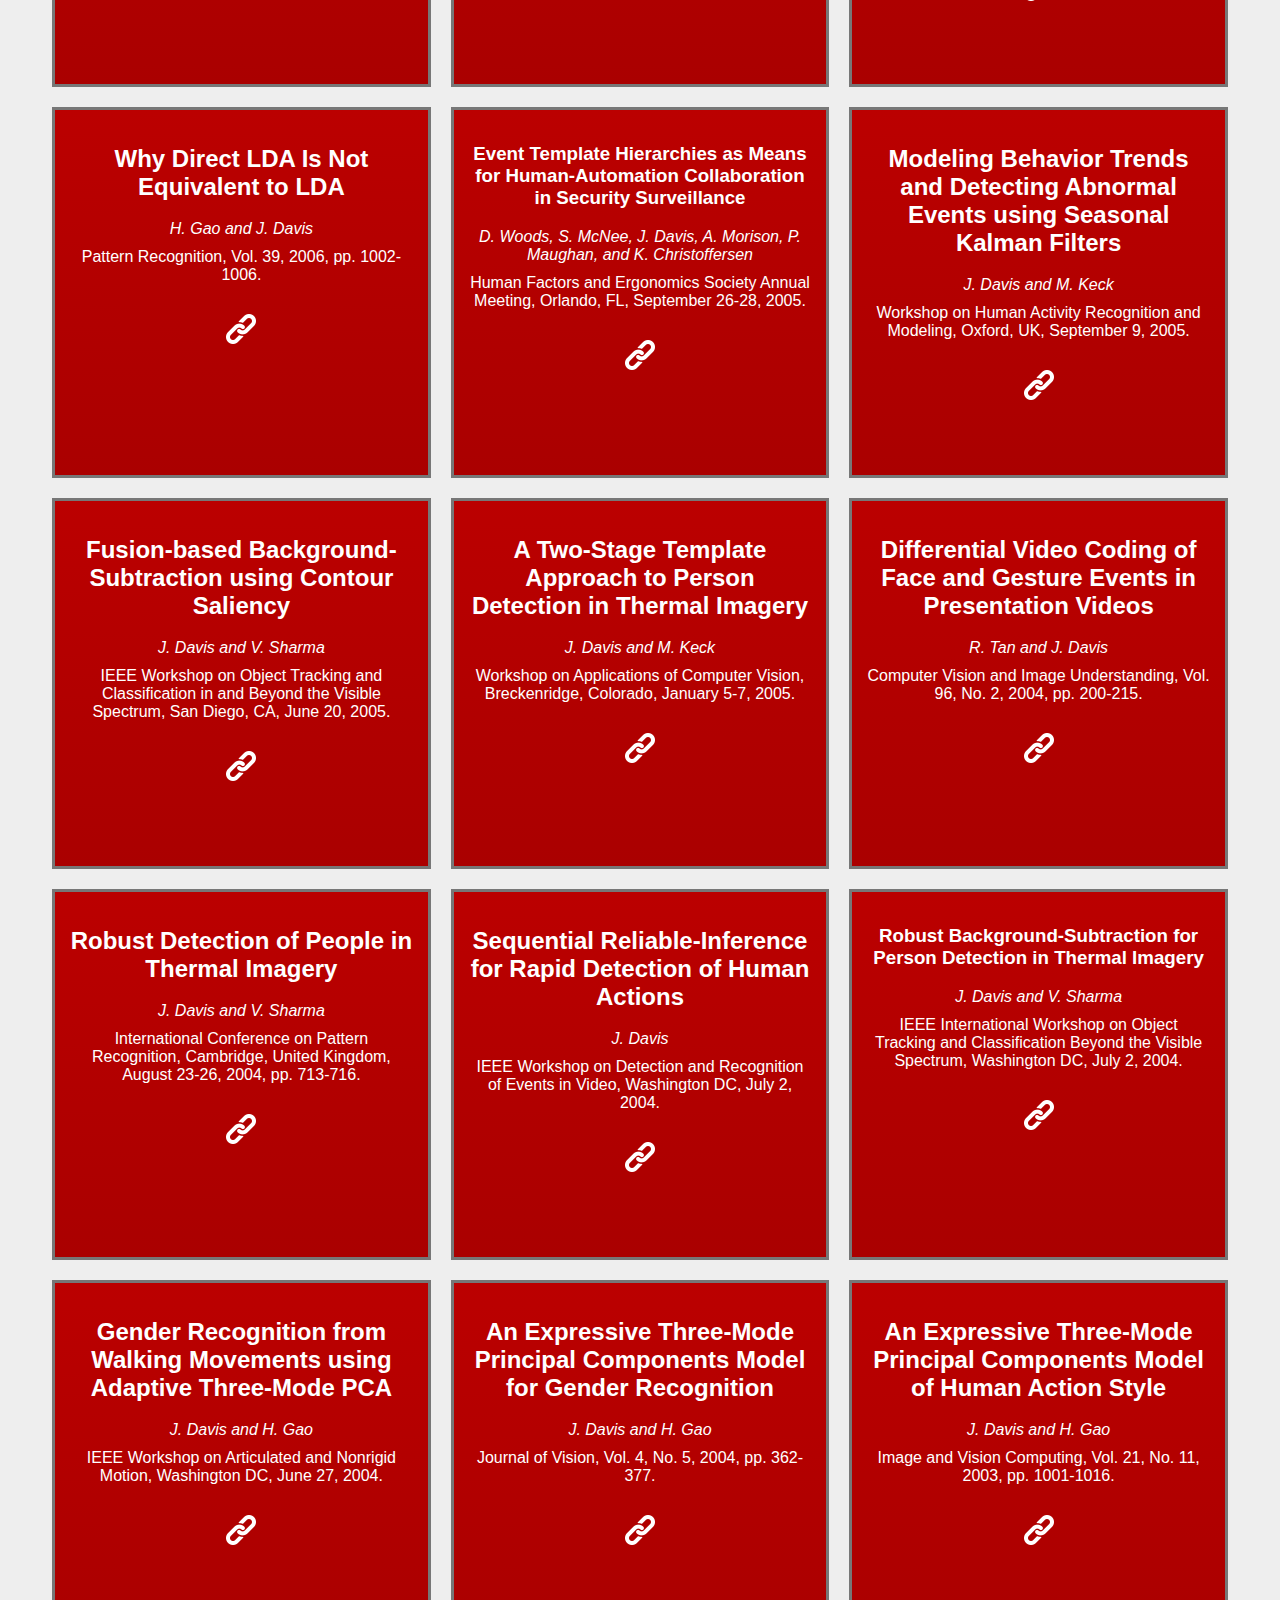
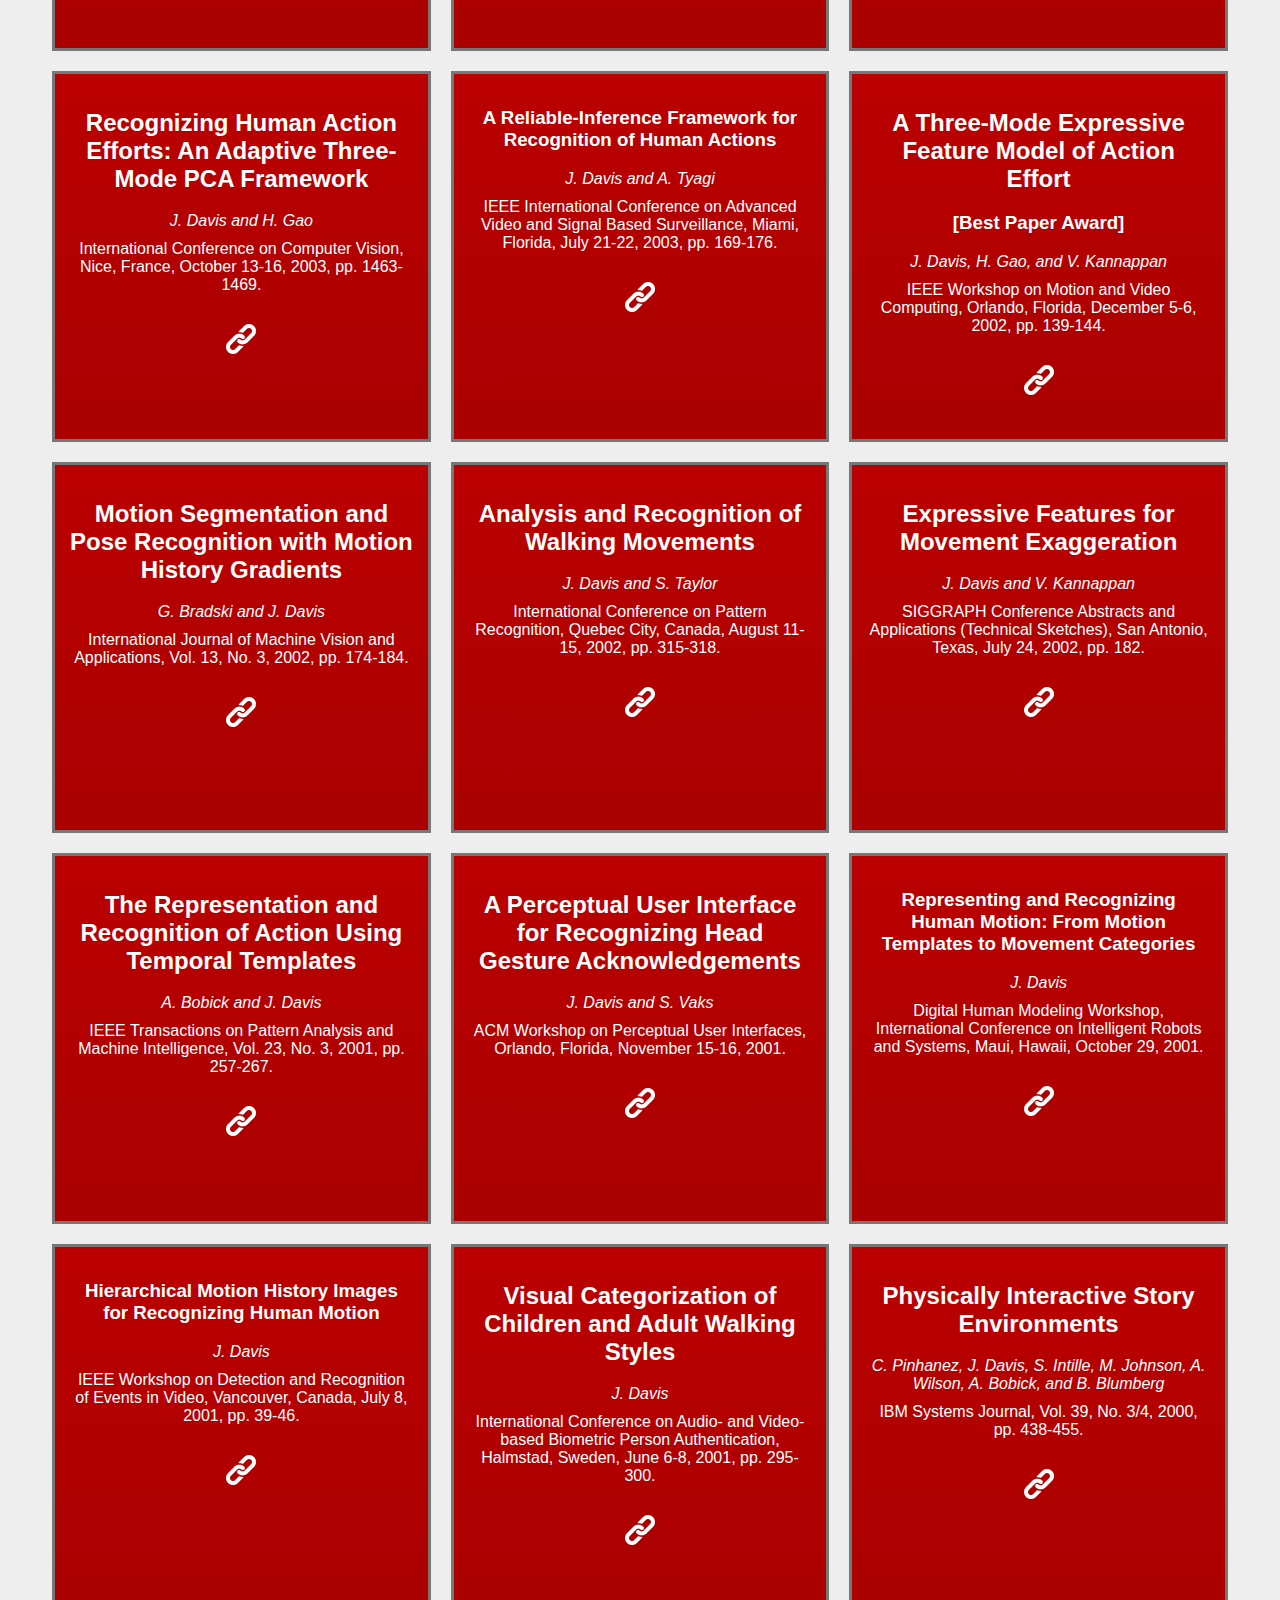
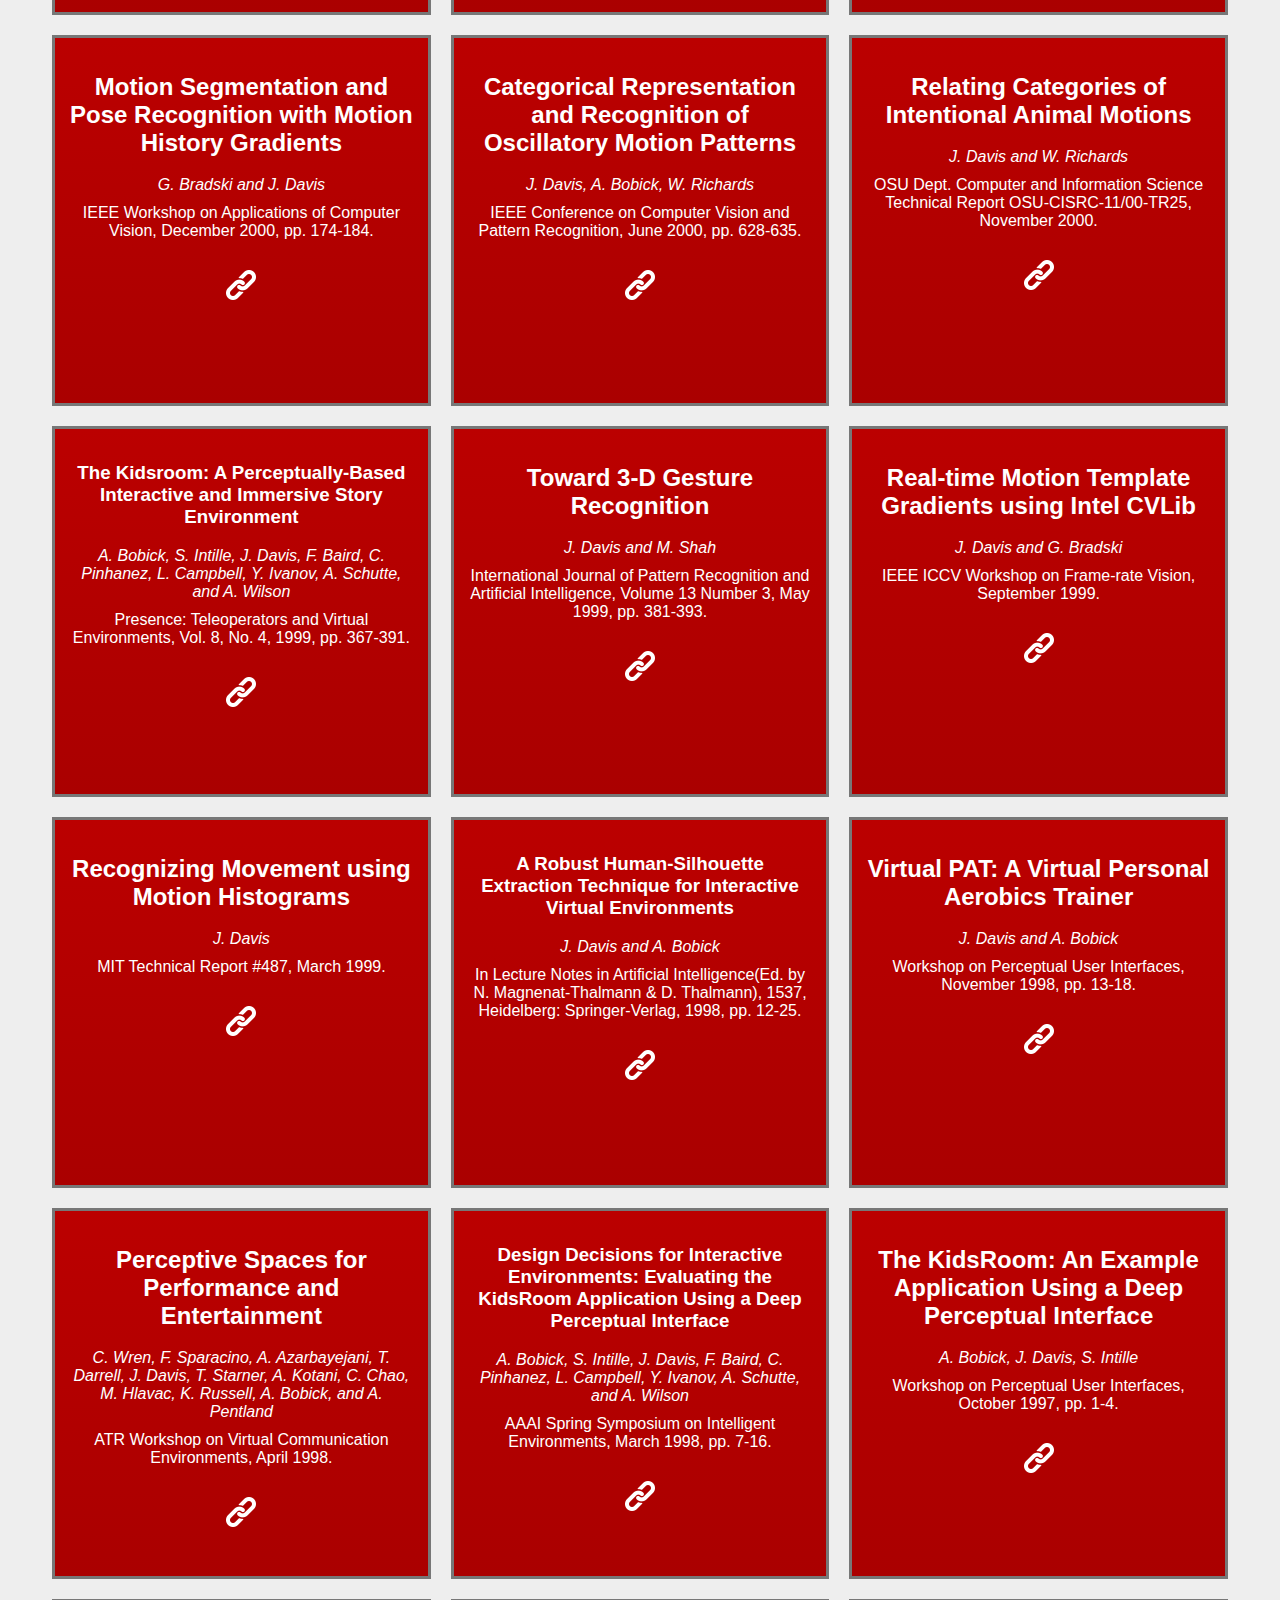
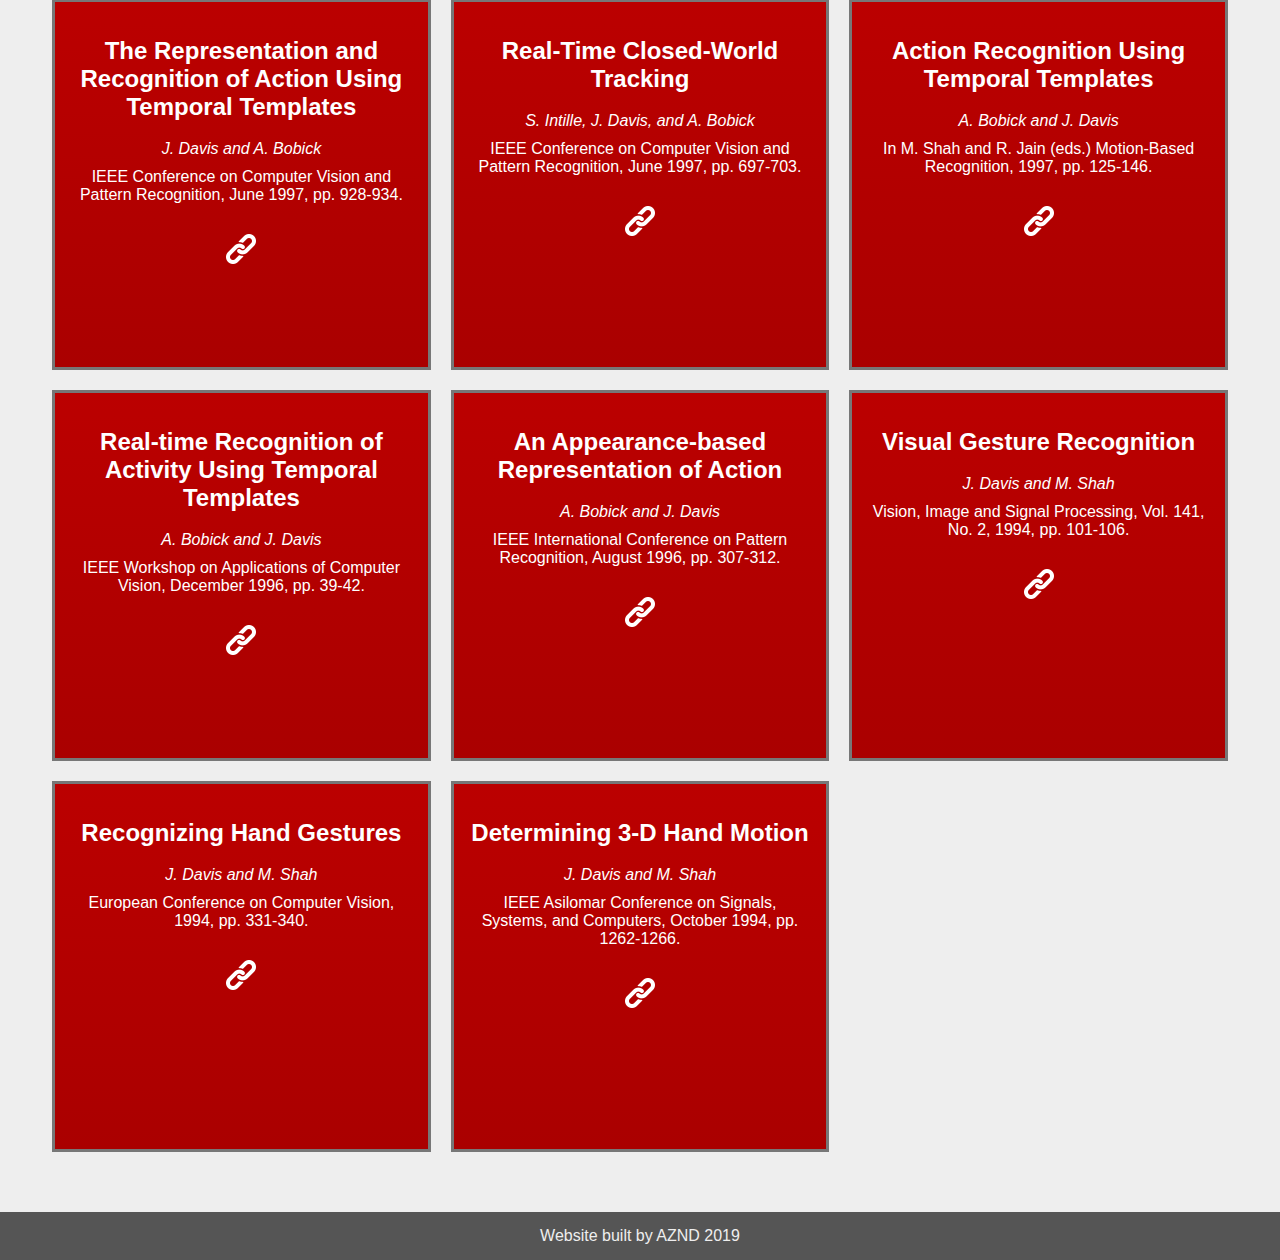
<file: p4/publications.html>
<!doctype html>
<!--Created 2/24/2019 by Sean Edwards-->
<!--Modifed 2/26/2019 Ryan Williamson Added stylesheets and fixed the currently selected header -->
<html lang=en>

<head>
  <meta charset="utf-8">
  <meta http-equiv="x-ua-compatible" content="ie=edge">
  <meta name="viewport" content="width=device-width, initial-scale=1, shrink-to-fit=no">
  <!-- Use the title from a page's frontmatter if it has one -->
  <link rel="icon" href="images/osu.ico" />
  <title>Dr. James W. Davis, Ph.D | Publications</title>
  <link href="stylesheets/site.css" rel="stylesheet" />
  <link href="stylesheets/pub.css" rel="stylesheet" />
  
  <style>
    a.pub span {
      background: #B00 !important;
      color: #FFF;
    }
    a.pub:hover span {
      background: #B00;
      color: #EEE;
    }
  </style>
  <!-- <script src="javascripts/site.js"></script> -->
</head>

<body>

  <!--
Created by Sean Edwards 2/24/2019
Modified 2/25/2019 by Jason Clemens reformatted navbar
Modified 2/26/2019 Jason Clemens added classes to all links
Modified 2/26//2019 Ryan Williamson Change from list to spans -> resolved html validation error
-->
<div class="navbar">

	<a href="index.html" class="home">
		<span class="navbar-name">
			Jim Davis
		</span>
	</a>
	<a href="publications.html" class="pub">
		<span class="item">
			Publications
		</span>
	</a>
	<a href="mediaandpress.html" class="media">
		<span class="item">
			Media and Press
		</span>
	</a>
	<a href="teaching.html" class="teach">
		<span class="item">
			Teaching
		</span>
	</a>
	<a href="people.html" class="people">
		<span class="item">
			People
		</span>
	</a>

</div>

  <div class="content">
    <!-- This page holds James Davis' publications. -->
<!-- What makes this page great is that new publications can be added to the top of the page and the formatting will stay consistent -->
<!-- *** Note, when adding new pubs, add in appropriate filler columns at very bottom of page ***-->

<!--Created by Chandler Gerstenslager 2/24/2019 -->
<!--Edited by Jason Clemens 2/26/2019 - Added name -->
<!-- Edited by Chandler 2/26/2019 - Added all the information into the document -->
<!--Edited by Sean Edwards - removed body tag to fix html to pass validator since bodytag already added in build.-->
<!--Edited by Jason Clemens 2/27/2019 - Fixed behavior of all links. -->
  <h1 class="pub-header">Publications</h1>
  <hr/>
  <h3 class="pub-subheader">Click <img class="pub-link-icon-header" src="images/link-red.png" alt="HTML tutorial"> to view PDF/source</h3>
  <div class="column-container">
    <div class="pub-column">
      <div class="pub-content">
        <h2>The AFRL-Ohio State WMT18 Multimodal System: Combining Visual with Traditional</h2>
        <div class="pub-authors">
          J. Gwinnup, J. Sandvick, M. Hutt, G. Erdmann, J. Duselis, and J. Davis
        </div>
        <div class="pub-source">
          Conference on Machine Translation<span class="pub-date">, October 2018.</span>
        </div>
        <div class="pub-link">
        </div>
      </div>
    </div>

    <!-- Pub-column is the overall column container-->
    <div class="pub-column">
      <!-- Pub-content holds all the content such as the title, authors, etc. in the pub-column-->
      <div class="pub-content">
        <!-- Right below in h2 is the title of the publication -->
        <h2>The AFRL-OSU WMT17 Multimodal Translation System: An Image Processing Approach</h2>
        <!-- pub-authors holds the authors of the publication -->
        <div class="pub-authors">
          J. Duselis, M. Hutt, J. Gwinnup, J. Davis, and J. Sandvick
        </div>
        <!-- Pub-source holds where the paper was published, pub-date holds the date and logistics -->
        <div class="pub-source">
          Conference on Machine Translation<span class="pub-date">, September 2017.</span>
        </div>
        <!-- If there is a link to the pdf, pub-link would hold it -->
        <div class="pub-link">
        </div>
      </div>
    </div>

    <div class="pub-column">
      <div class="pub-content">
        <h2>Audiomere: Polarity Maximizer</h2>
        <h3>Commericialization of audio algorithm and software for multi-channel audio polarity optimization</h3>
        <div class="pub-authors">
        </div>
        <div class="pub-source">
          <span class="pub-date">2015-2017</span>
        </div>
        <div class="pub-link">
          <a href="http://www.audiomere.com" class="center" target="_blank">
            <!-- This img container holds an image of a link that can be clicked to access the relative PDF -->
            <img class="pub-link-icon" src="images/link.png" alt="HTML tutorial">
          </a>
        </div>
      </div>
    </div>

    <div class="pub-column">
      <div class="pub-content">
        <h2>A Multi-Transformational Model for Background Subtraction with Moving Cameras</h2>
        <div class="pub-authors">
          D. Zamalieva, A. Yilmaz, and J. Davis
        </div>
        <div class="pub-source">
          European Conference on Computer Vision<span class="pub-date">, September 2014.</span>
        </div>
        <div class="pub-link">
        </div>
      </div>
    </div>

    <div class="pub-column">
      <div class="pub-content">
        <h2>Exploiting Temporal Geometry for Moving Camera</h2>
        <div class="pub-authors">
          D. Zamalieva, A. Yilmaz, and J. Davis
        </div>
        <div class="pub-source">
          International Conference on Pattern Recognition<span class="pub-date">, August 2014.</span>
        </div>
        <div class="pub-link">
        </div>
      </div>
    </div>

    <div class="pub-column">
      <div class="pub-content">
        <h2>Temporally-Dependent Dirichlet Process Mixtures for Egocentric Video Segmentation</h2>
        <div class="pub-authors">
          J. Barker and J. Davis
        </div>
        <div class="pub-source">
          IEEE Workshop on Egocentric Vision<span class="pub-date">, June 2014.</span>
        </div>
        <div class="pub-link">
        </div>
      </div>
    </div>

    <div class="pub-column">
      <div class="pub-content">
        <h2>Summarizing High-Level Scene Behavior</h2>
        <div class="pub-authors">
          K. Streib and J. Davis
        </div>
        <div class="pub-source">
          Machine Vision and Applications Journal<span class="pub-date">, 2013.</span>
        </div>
        <div class="pub-link">
          <a href="http://web.cse.ohio-state.edu/~davis.1719/Publications/MVA-13.pdf" class="center" target="_blank">
            <img class="pub-link-icon" src="images/link.png" alt="HTML tutorial">
          </a>
        </div>
      </div>
    </div>

    <div class="pub-column">
      <div class="pub-content">
        <h2>One-Class Multiple Instance Learning and Applications to Target Tracking</h2>
        <div class="pub-authors">
          K. Sankaranarayanan and J. Davis
        </div>
        <div class="pub-source">
          Asian Conference on Computer Vision<span class="pub-date">, November 2012.</span>
        </div>
        <div class="pub-link">
          <a href="http://web.cse.ohio-state.edu/~davis.1719/Publications/ACCV-12.pdf" class="center" target="_blank">
            <img class="pub-link-icon" src="images/link.png" alt="HTML tutorial">
          </a>
        </div>
      </div>
    </div>

    <div class="pub-column">
      <div class="pub-content">
        <h2>Segmentation and Scene Modeling for MIL-based Target Localization</h2>
        <div class="pub-authors">
          K. Sankaranarayanan and J. Davis
        </div>
        <div class="pub-source">
          International Conference on Pattern Recognition<span class="pub-date">November 2012.</span>
        </div>
        <div class="pub-link">
          <a href="http://web.cse.ohio-state.edu/~davis.1719/Publications/ICPR-12.pdf" class="center" target="_blank">
            <img class="pub-link-icon" src="images/link.png" alt="HTML tutorial">
          </a>
        </div>
      </div>
    </div>

    <div class="pub-column">
      <div class="pub-content">
        <h2>Detecting Behavioral Zones in Local and Global Camera Views</h2>
        <div class="pub-authors">
          M. Nedrich and J. Davis
        </div>
        <div class="pub-source">
          Machine Vision and Applications<span class="pub-date">, Vol. 23, 2012, pp. 1-27.</span>
        </div>
        <div class="pub-link">
          <a href="http://web.cse.ohio-state.edu/~davis.1719/Publications/MVA2012.pdf" class="center" target="_blank">
            <img class="pub-link-icon" src="images/link.png" alt="HTML tutorial">
          </a>
        </div>
      </div>
    </div>

    <div class="pub-column">
      <div class="pub-content">
        <h3>Recovery and Reasoning about Occlusions in 3D using Few Cameras with Applications to 3D Tracking</h3>
        <div class="pub-authors">
          M. Keck and J. Davis
        </div>
        <div class="pub-source">
          International Journal of Computer Vision<span class="pub-date">, Vol. 95, Issue 3, 2011, pp. 240-264.</span>
        </div>
        <div class="pub-link">
          <a href="http://web.cse.ohio-state.edu/~davis.1719/Publications/IJCV2011.pdf" class="center" target="_blank">
            <img class="pub-link-icon" src="images/link.png" alt="HTML tutorial">
          </a>
        </div>
      </div>
    </div>

    <div class="pub-column">
      <div class="pub-content">
        <h2>Activity Analysis in Wide-Area Surveillance Video</h2>
        <div class="pub-authors">
          R. Feather and J. Davis
        </div>
        <div class="pub-source">
          <span class="pub-date">OSU Dept. Computer Science and Engineering Technical Report OSU-CISRC-11/11-TR34, 2011.</span>
        </div>
        <div class="pub-link">
          <a href="http://web.cse.ohio-state.edu/~davis.1719/Publications/OSU-CISRC-11-11-TR34.pdf" class="center" target="_blank">
            <img class="pub-link-icon" src="images/link.png" alt="HTML tutorial">
          </a>
        </div>
      </div>
    </div>

    <div class="pub-column">
      <div class="pub-content">
        <h2>Object Association Across PTZ Cameras using Logistic MIL</h2>
        <div class="pub-authors">
          K. Sankaranarayanan and J. Davis
        </div>
        <div class="pub-source">
          IEEE Conference on Computer Vision and Pattern Recognition<span class="pub-date">, June 2011.</span>
        </div>
        <div class="pub-link">
          <a href="http://web.cse.ohio-state.edu/~davis.1719/Publications/cvpr11b.pdf" class="center" target="_blank">
            <img class="pub-link-icon" src="images/link.png" alt="HTML tutorial">
          </a>
        </div>
      </div>
    </div>

    <div class="pub-column">
      <div class="pub-content">
        <h2>Using Ripley's K-function to Improve Graph-Based Clustering Techniques</h2>
        <div class="pub-authors">
          K. Streib and J. Davis
        </div>
        <div class="pub-source">
          IEEE Conference on Computer Vision and Pattern Recognition<span class="pub-date">, June 2011.</span>
        </div>
        <div class="pub-link">
          <a href="http://web.cse.ohio-state.edu/~davis.1719/Publications/cvpr11a.pdf" class="center" target="_blank">
            <img class="pub-link-icon" src="images/link.png" alt="HTML tutorial">
          </a>
        </div>
      </div>
    </div>

    <div class="pub-column">
      <div class="pub-content">
        <h2>Camera Control and Geo-Registration for Video Sensor Networks</h2>
        <div class="pub-authors">
          J. Davis
        </div>
        <div class="pub-source">
          Distributed Video Sensor Networks<span class="pub-date">, B. Bhanu (ed.), Springer, January 2011.</span>
        </div>
      </div>
    </div>

    <div class="pub-column">
      <div class="pub-content">
        <h3>Attention-based Target Localization using Multiple Instance Learning</h3>
        <h3>[Best Paper Award]</h3>
        <div class="pub-authors">
          K. Sankaranarayanan and J. Davis
        </div>
        <div class="pub-source">
          International Symposium on Visual Computing<span class="pub-date">, November 2010.</span>
        </div>
        <div class="pub-link">
          <a href="http://web.cse.ohio-state.edu/~davis.1719/Publications/isvc10a.pdf" class="center" target="_blank">
            <img class="pub-link-icon" src="images/link.png" alt="HTML tutorial">
          </a>
        </div>
      </div>
    </div>

    <div class="pub-column">
      <div class="pub-content">
        <h2>Learning Scene Entries and Exits using Coherent Motion Regions</h2>
        <div class="pub-authors">
          M. Nedrich and J. Davis
        </div>
        <div class="pub-source">
          International Symposium on Visual Computing<span class="pub-date">, November 2010.</span>
        </div>
        <div class="pub-link">
          <a href="http://web.cse.ohio-state.edu/~davis.1719/Publications/isvc10b.pdf" class="center" target="_blank">
            <img class="pub-link-icon" src="images/link.png" alt="HTML tutorial">
          </a>
        </div>
      </div>
    </div>

    <div class="pub-column">
      <div class="pub-content">
        <h2>Exploiting Multiple Cameras for Environmental Pathlets</h2>
        <div class="pub-authors">
          K. Streib and J. Davis
        </div>
        <div class="pub-source">
          International Symposium on Visual Computing<span class="pub-date">, November 2010.</span>
        </div>
        <div class="pub-link">
          <a href="http://web.cse.ohio-state.edu/~davis.1719/Publications/isvc10c.pdf" class="center" target="_blank">
            <img class="pub-link-icon" src="images/link.png" alt="HTML tutorial">
          </a>
        </div>
      </div>
    </div>

    <div class="pub-column">
      <div class="pub-content">
        <h2>PTZ Camera Modeling and Panoramic View Generation via Focal Plane Mapping</h2>
        <div class="pub-authors">
          K. Sankaranarayanan and J. Davis
        </div>
        <div class="pub-source">
          Asian Conference on Computer Vision<span class="pub-date">, November 2010.</span>
        </div>
        <div class="pub-link">
          <a href="http://web.cse.ohio-state.edu/~davis.1719/Publications/accv10.pdf" class="center" target="_blank">
            <img class="pub-link-icon" src="images/link.png" alt="HTML tutorial">
          </a>
        </div>
      </div>
    </div>

    <div class="pub-column">
      <div class="pub-content">
        <h2>Learning Directed Intention-driven Activities using Co-Clustering</h2>
        <div class="pub-authors">
          K. Sankaranarayanan and J. Davis
        </div>
        <div class="pub-source">
          IEEE Conference on Advanced Video and Signal Based Surveillance<span class="pub-date">, August 2010.</span>
        </div>
        <div class="pub-link">
          <a href="http://web.cse.ohio-state.edu/~davis.1719/Publications/avss10b.pdf" class="center" target="_blank">
            <img class="pub-link-icon" src="images/link.png" alt="HTML tutorial">
          </a>
        </div>
      </div>
    </div>

    <div class="pub-column">
      <div class="pub-content">
        <h2>Extracting Pathlets From Weak Tracking Data</h2>
        <div class="pub-authors">
          K. Streib and J. Davis
        </div>
        <div class="pub-source">
          IEEE Conference on Advanced Video and Signal Based Surveillance<span class="pub-date">, August 2010.</span>
        </div>
        <div class="pub-link">
          <a href="http://web.cse.ohio-state.edu/~davis.1719/Publications/avss10a.pdf" class="center" target="_blank">
            <img class="pub-link-icon" src="images/link.png" alt="HTML tutorial">
          </a>
        </div>
      </div>
    </div>

    <div class="pub-column">
      <div class="pub-content">
        <h3>Geo-registration and Interactive Control for Distributed Camera Networks</h3>
        <div class="pub-authors">
          M. Nedrich, K. Sankaranarayanan, and J. Davis
        </div>
        <div class="pub-source">
          <span class="pub-date">OSU Dept. Computer Science and Engineering Technical Report OSU-CISRC-6/10-TR13, 2010.</span>
        </div>
        <div class="pub-link">
          <a href="http://web.cse.ohio-state.edu/~davis.1719/Publications/OSU-CISRC-6-10-TR13.pdf" class="center" target="_blank">
            <img class="pub-link-icon" src="images/link.png" alt="HTML tutorial">
          </a>
        </div>
      </div>
    </div>

    <div class="pub-column">
      <div class="pub-content">
        <h2>How Panoramic Visualization can Support Human Supervision of Intelligent Surveillance</h2>
        <div class="pub-authors">
          A. Morison, D. Woods, and J. Davis
        </div>
        <div class="pub-source">
          Annual Meeting of the Human Factors and Ergonomics Society<span class="pub-date">, October 2009.</span>
        </div>
        <div class="pub-link">
          <a href="http://web.cse.ohio-state.edu/~davis.1719/Publications/HFES09.pdf" class="center" target="_blank">
            <img class="pub-link-icon" src="images/link.png" alt="HTML tutorial">
          </a>
        </div>
      </div>
    </div>

    <div class="pub-column">
      <div class="pub-content">
        <h2>Human Detection and Tracking</h2>
        <div class="pub-authors">
          J. Davis, V. Sharma, A. Tyagi, and M. Keck
        </div>
        <div class="pub-source">
          Encyclopedia of Biometrics<span class="pub-date">, S. Li (ed.), Springer, July 2009.</span>
        </div>
      </div>
    </div>

    <div class="pub-column">
      <div class="pub-content">
        <h2>A Feature-Selection Approach to Fusing Electro-Optical and IR Imagery</h2>
        <div class="pub-authors">
          V. Sharma and J. Davis
        </div>
        <div class="pub-source">
          SPIE Newsroom: Electronic Imaging & Signal Processing<span class="pub-date">, February 2009.</span>
        </div>
        <div class="pub-link">
          <a href="http://web.cse.ohio-state.edu/~davis.1719/Publications/SPIE09.pdf" class="center" target="_blank">
            <img class="pub-link-icon" src="images/link.png" alt="HTML tutorial">
          </a>
        </div>
      </div>
    </div>

    <div class="pub-column">
      <div class="pub-content">
        <h2>Feature-Level Fusion for Object Segmentation Using Mutual Information</h2>
        <div class="pub-authors">
          V. Sharma and J. Davis
        </div>
        <div class="pub-source">
          Book chapter in Augmented Vision Perception in Infrared<span class="pub-date">, Springer, December 2008, pp. 295-319.</span>
        </div>
        <div class="pub-link">
          <a href="http://web.cse.ohio-state.edu/~davis.1719/Publications/avpi08.pdf" class="center" target="_blank">
            <img class="pub-link-icon" src="images/link.png" alt="HTML tutorial">
          </a>
        </div>
      </div>
    </div>

    <div class="pub-column">
      <div class="pub-content">
        <h2>A Fast Linear Registration Framework for Multi-Camera GIS Coordination</h2>
        <div class="pub-authors">
          K. Sankaranarayanan and J. Davis
        </div>
        <div class="pub-source">
          IEEE International Conference on Advanced Video and Signal Based Surveillance<span class="pub-date">, September 2008.</span>
        </div>
        <div class="pub-link">
          <a href="http://web.cse.ohio-state.edu/~davis.1719/Publications/avss08.pdf" class="center" target="_blank">
            <img class="pub-link-icon" src="images/link.png" alt="HTML tutorial">
          </a>
        </div>
      </div>
    </div>

    <div class="pub-column">
      <div class="pub-content">
        <h2>3D Occlusion Recovery using Few Cameras</h2>
        <div class="pub-authors">
          M. Keck and J. Davis
        </div>
        <div class="pub-source">
          IEEE Conference on Computer Vision and Pattern Recognition<span class="pub-date">, June 2008.</span>
        </div>
        <div class="pub-link">
          <a href="http://web.cse.ohio-state.edu/~davis.1719/Publications/cvpr08-a.pdf" class="center" target="_blank">
            <img class="pub-link-icon" src="images/link.png" alt="HTML tutorial">
          </a>
        </div>
      </div>
    </div>

    <div class="pub-column">
      <div class="pub-content">
        <h2>A Recursive Filter For Linear Systems on Riemannian Manifolds</h2>
        <div class="pub-authors">
          A. Tyagi and J. Davis
        </div>
        <div class="pub-source">
          IEEE Conference on Computer Vision and Pattern Recognition<span class="pub-date">, June 2008.</span>
        </div>
        <div class="pub-link">
          <a href="http://web.cse.ohio-state.edu/~davis.1719/Publications/cvpr08-b.pdf" class="center" target="_blank">
            <img class="pub-link-icon" src="images/link.png" alt="HTML tutorial">
          </a>
        </div>
      </div>
    </div>

    <!-- We are good until here [1-29] -->

    <div class="pub-column">
      <div class="pub-content">
        <h2>An Efficient Active Camera Model for Video Surveillance</h2>
        <div class="pub-authors">
          K. Sankaranarayanan and J. Davis
        </div>
        <div class="pub-source">
          IEEE Workshop on Applications of Computer Vision<span class="pub-date">, January 2008.</span>
        </div>
        <div class="pub-link">
          <a href="http://web.cse.ohio-state.edu/~davis.1719/Publications/wacv08.pdf" class="center" target="_blank">
            <img class="pub-link-icon" src="images/link.png" alt="HTML tutorial">
          </a>
        </div>
      </div>
    </div>

    <div class="pub-column">
      <div class="pub-content">
        <h2>A Context-Based Tracker Switching Framework</h2>
        <div class="pub-authors">
          A. Tyagi and J. Davis
        </div>
        <div class="pub-source">
          IEEE Workshop on Motion and Video Computing<span class="pub-date">, January 2008.</span>
        </div>
        <div class="pub-link">
          <a href="http://web.cse.ohio-state.edu/~davis.1719/Publications/wmvc08a.pdf" class="center" target="_blank">
            <img class="pub-link-icon" src="images/link.png" alt="HTML tutorial">
          </a>
        </div>
      </div>
    </div>

    <div class="pub-column">
      <div class="pub-content">
        <h2>Steepest Descent For Efficient Covariance Tracking</h2>
        <div class="pub-authors">
          A. Tyagi, J. Davis, and G. Potamianos
        </div>
        <div class="pub-source">
          IEEE Workshop on Motion and Video Computing<span class="pub-date">, January 2008.</span>
        </div>
        <div class="pub-link">
          <a href="http://web.cse.ohio-state.edu/~davis.1719/Publications/wmvc08b.pdf" class="center" target="_blank">
            <img class="pub-link-icon" src="images/link.png" alt="HTML tutorial">
          </a>
        </div>
      </div>
    </div>

    <div class="pub-column">
      <div class="pub-content">
        <h3>Integrating Appearance and Motion Cues for Simultaneous Detection and Segmentation of Pedestrians</h3>
        <div class="pub-authors">
          V. Sharma and J. Davis
        </div>
        <div class="pub-source">
          IEEE International Conference on Computer Vision<span class="pub-date">, October 2007.</span>
        </div>
        <div class="pub-link">
          <a href="http://web.cse.ohio-state.edu/~davis.1719/Publications/iccv07.pdf" class="center" target="_blank">
            <img class="pub-link-icon" src="images/link.png" alt="HTML tutorial">
          </a>
        </div>
      </div>
    </div>

    <div class="pub-column">
      <div class="pub-content">
        <h2>Kernel-Based 3D Tracking</h2>
        <div class="pub-authors">
          A. Tyagi, M. Keck, J. Davis, and G. Potamianos
        </div>
        <div class="pub-source">
          IEEE International Workshop on Visual Surveillance<span class="pub-date">, June 2007.</span>
        </div>
        <div class="pub-link">
          <a href="http://web.cse.ohio-state.edu/~davis.1719/Publications/vs07b.pdf" class="center" target="_blank">
            <img class="pub-link-icon" src="images/link.png" alt="HTML tutorial">
          </a>
        </div>
      </div>
    </div>

    <div class="pub-column">
      <div class="pub-content">
        <h3>Simultaneous Detection and Segmentation of Pedestrians using Top-down and Bottom-up Processing</h3>
        <div class="pub-authors">
          V. Sharma and J. Davis
        </div>
        <div class="pub-source">
          IEEE International Workshop on Visual Surveillance<span class="pub-date">, June 2007.</span>
        </div>
        <div class="pub-link">
          <a href="http://web.cse.ohio-state.edu/~davis.1719/Publications/vs07a.pdf" class="center" target="_blank">
            <img class="pub-link-icon" src="images/link.png" alt="HTML tutorial">
          </a>
        </div>
      </div>
    </div>

    <div class="pub-column">
      <div class="pub-content">
        <h2>Background-Subtraction using Contour-based Fusion of Thermal and Visible Imagery</h2>
        <div class="pub-authors">
          J. Davis and V. Sharma
        </div>
        <div class="pub-source">
          Computer Vision and Image Understanding<span class="pub-date">, Vol. 106, No. 2-3, 2007, pp. 162-182.</span>
        </div>
        <div class="pub-link">
          <a href="http://web.cse.ohio-state.edu/~davis.1719/Publications/cviu07.pdf" class="center" target="_blank">
            <img class="pub-link-icon" src="images/link.png" alt="HTML tutorial">
          </a>
        </div>
      </div>
    </div>

    <div class="pub-column">
      <div class="pub-content">
        <h2>An Adaptive Focus-of-Attention Model for Video Surveillance and Monitoring</h2>
        <div class="pub-authors">
          J. Davis, A. Morison, and D. Woods
        </div>
        <div class="pub-source">
          Machine Vision and Applications<span class="pub-date">, Vol. 18, No. 1, 2007, pp. 41-64.</span>
        </div>
        <div class="pub-link">
          <a href="http://web.cse.ohio-state.edu/~davis.1719/Publications/mva07.pdf" class="center" target="_blank">
            <img class="pub-link-icon" src="images/link.png" alt="HTML tutorial">
          </a>
        </div>
      </div>
    </div>

    <div class="pub-column">
      <div class="pub-content">
        <h2>Building Adaptive Camera Models for Video Surveillance</h2>
        <div class="pub-authors">
          J. Davis, A. Morison, and D. Woods
        </div>
        <div class="pub-source">
          IEEE Workshop on Application of Computer Vision<span class="pub-date">, February 2007.</span>
        </div>
        <div class="pub-link">
          <a href="http://web.cse.ohio-state.edu/~davis.1719/Publications/wacv07a.pdf" class="center" target="_blank">
            <img class="pub-link-icon" src="images/link.png" alt="HTML tutorial">
          </a>
        </div>
      </div>
    </div>

    <div class="pub-column">
      <div class="pub-content">
        <h2>Extraction of Person Silhouettes from Surveillance Imagery using MRFs</h2>
        <div class="pub-authors">
          V. Sharma, J. Davis, and A. Tyagi
        </div>
        <div class="pub-source">
          IEEE Workshop on Application of Computer Vision<span class="pub-date">, February 2007.</span>
        </div>
        <div class="pub-link">
          <a href="http://web.cse.ohio-state.edu/~davis.1719/Publications/wacv07b.pdf" class="center" target="_blank">
            <img class="pub-link-icon" src="images/link.png" alt="HTML tutorial">
          </a>
        </div>
      </div>
    </div>

    <div class="pub-column">
      <div class="pub-content">
        <h2>Fusion of Multiple Camera Views for Kernel-Based 3D Tracking</h2>
        <div class="pub-authors">
          A. Tyagi, G. Potamianos, J. Davis, and S. Chu
        </div>
        <div class="pub-source">
          IEEE Workshop on Motion and Video Computing<span class="pub-date">, February 2007.</span>
        </div>
        <div class="pub-link">
          <a href="http://web.cse.ohio-state.edu/~davis.1719/Publications/wmvc07.pdf" class="center" target="_blank">
            <img class="pub-link-icon" src="images/link.png" alt="HTML tutorial">
          </a>
        </div>
      </div>
    </div>

    <div class="pub-column">
      <div class="pub-content">
        <h2>Coverage Optimization to Support Security Monitoring</h2>
        <div class="pub-authors">
          A. Murray, K. Kim, J. Davis, R. Machiraju, R. Parent
        </div>
        <div class="pub-source">
          Computers, Environment and Urban Systems<span class="pub-date">, Vol. 31, 2007, pp. 133-147.</span>
        </div>
        <div class="pub-link">
          <a href="http://web.cse.ohio-state.edu/~davis.1719/Publications/ceus07.pdf" class="center" target="_blank">
            <img class="pub-link-icon" src="images/link.png" alt="HTML tutorial">
          </a>
        </div>
      </div>
    </div>

    <div class="pub-column">
      <div class="pub-content">
        <h2>Background-Subtraction in Thermal Imagery Using Contour Saliency</h2>
        <div class="pub-authors">
          J. Davis and V. Sharma
        </div>
        <div class="pub-source">
          International Journal of Computer Vision<span class="pub-date">, Vol. 71, No. 2, 2007, pp. 161-181. (online version June 2006)</span>
        </div>
        <div class="pub-link">
          <a href="http://web.cse.ohio-state.edu/~davis.1719/Publications/ijcv07.pdf" class="center" target="_blank">
            <img class="pub-link-icon" src="images/link.png" alt="HTML tutorial">
          </a>
        </div>
      </div>
    </div>

    <div class="pub-column">
      <div class="pub-content">
        <h2>Tracking Mean Shift Clustered Point Clouds for 3D Surveillance</h2>
        <div class="pub-authors">
          M. Keck, J. Davis, and A. Tyagi
        </div>
        <div class="pub-source">
          ACM Multimedia Workshop on Video Surveillance and Sensor Networks<span class="pub-date">, October 2006, pp. 187-194.</span>
        </div>
        <div class="pub-link">
          <a href="http://web.cse.ohio-state.edu/~davis.1719/Publications/vssn06b.pdf" class="center" target="_blank">
            <img class="pub-link-icon" src="images/link.png" alt="HTML tutorial">
          </a>
        </div>
      </div>
    </div>

    <div class="pub-column">
      <div class="pub-content">
        <h2>Multiview Fusion for Canonical View Generation based on Homography Constraints</h2>
        <div class="pub-authors">
          A. Tyagi, J. Davis, and M. Keck
        </div>
        <div class="pub-source">
          ACM Mulimedia Workshop on Video Surveillance and Sensor Networks<span class="pub-date">, October 2006, pp. 61-69.</span>
        </div>
        <div class="pub-link">
          <a href="http://web.cse.ohio-state.edu/~davis.1719/Publications/vssn06a.pdf" class="center" target="_blank">
            <img class="pub-link-icon" src="images/link.png" alt="HTML tutorial">
          </a>
        </div>
      </div>
    </div>

    <div class="pub-column">
      <div class="pub-content">
        <h2>Minimal-Latency Human Action Recognition using Reliable-Inference</h2>
        <div class="pub-authors">
          J. Davis and A. Tyagi
        </div>
        <div class="pub-source">
          Image and Vision Computing<span class="pub-date">, Vol. 24, 2006, pp. 455-472.</span>
        </div>
        <div class="pub-link">
          <a href="http://web.cse.ohio-state.edu/~davis.1719/Publications/ivc06.pdf" class="center" target="_blank">
            <img class="pub-link-icon" src="images/link.png" alt="HTML tutorial">
          </a>
        </div>
      </div>
    </div>

    <div class="pub-column">
      <div class="pub-content">
        <h2>Human Activity Recognition for Synthesis</h2>
        <div class="pub-authors">
          Y. Chen, R. Parent, R. Machiraju, and J. Davis
        </div>
        <div class="pub-source">
          IEEE Workshop on Learning, Representation, and Context for Human Sensing in Video<span class="pub-date">, New York, NY, June 22, 2006.</span>
        </div>
        <div class="pub-link">
          <a href="http://web.cse.ohio-state.edu/~davis.1719/Publications/lrchsv06.pdf" class="center" target="_blank">
            <img class="pub-link-icon" src="images/link.png" alt="HTML tutorial">
          </a>
        </div>
      </div>
    </div>

    <div class="pub-column">
      <div class="pub-content">
        <h2>Feature-level Fusion for Object Segmentation using Mutual Information</h2>
        <div class="pub-authors">
          V. Sharma and J. Davis
        </div>
        <div class="pub-source">
          IEEE Workshop on Object Tracking and Classification in and Beyond the Visible Spectrum<span class="pub-date">, New York, NY, June 22, 2006.</span>
        </div>
        <div class="pub-link">
          <a href="http://web.cse.ohio-state.edu/~davis.1719/Publications/otcbvs06.pdf" class="center" target="_blank">
            <img class="pub-link-icon" src="images/link.png" alt="HTML tutorial">
          </a>
        </div>
      </div>
    </div>

    <div class="pub-column">
      <div class="pub-content">
        <h3>Sampling Representative Examples for Dimensionality Reduction and Recognition - Bootstrap Bumping LDA</h3>
        <div class="pub-authors">
          H. Gao and J. Davis
        </div>
        <div class="pub-source">
          European Conference on Computer Vision (ECCV)<span class="pub-date">, Graz, Austria, May 7-13, 2006, Part III, LNCS 3953, pp. 275-287.</span>
        </div>
        <div class="pub-link">
          <a href="http://web.cse.ohio-state.edu/~davis.1719/Publications/eccv06.pdf" class="center" target="_blank">
            <img class="pub-link-icon" src="images/link.png" alt="HTML tutorial">
          </a>
        </div>
      </div>
    </div>

    <div class="pub-column">
      <div class="pub-content">
        <h2>Why Direct LDA Is Not Equivalent to LDA</h2>
        <div class="pub-authors">
          H. Gao and J. Davis
        </div>
        <div class="pub-source">
          Pattern Recognition<span class="pub-date">, Vol. 39, 2006, pp. 1002-1006.</span>
        </div>
        <div class="pub-link">
          <a href="http://web.cse.ohio-state.edu/~davis.1719/Publications/pr06.pdf" class="center" target="_blank">
            <img class="pub-link-icon" src="images/link.png" alt="HTML tutorial">
          </a>
        </div>
      </div>
    </div>

    <div class="pub-column">
      <div class="pub-content">
        <h3>Event Template Hierarchies as Means for Human-Automation Collaboration in Security Surveillance</h3>
        <div class="pub-authors">
          D. Woods, S. McNee, J. Davis, A. Morison, P. Maughan, and K. Christoffersen
        </div>
        <div class="pub-source">
          Human Factors and Ergonomics Society Annual Meeting<span class="pub-date">, Orlando, FL, September 26-28, 2005.</span>
        </div>
        <div class="pub-link">
          <a href="http://web.cse.ohio-state.edu/~davis.1719/Publications/eventTemplates05.pdf" class="center" target="_blank">
            <img class="pub-link-icon" src="images/link.png" alt="HTML tutorial">
          </a>
        </div>
      </div>
    </div>

    <div class="pub-column">
      <div class="pub-content">
        <h2>Modeling Behavior Trends and Detecting Abnormal Events using Seasonal Kalman Filters</h2>
        <div class="pub-authors">
          J. Davis and M. Keck
        </div>
        <div class="pub-source">
          Workshop on Human Activity Recognition and Modeling<span class="pub-date">, Oxford, UK, September 9, 2005.</span>
        </div>
        <div class="pub-link">
          <a href="http://web.cse.ohio-state.edu/~davis.1719/Publications/harem05.pdf" class="center" target="_blank">
            <img class="pub-link-icon" src="images/link.png" alt="HTML tutorial">
          </a>
        </div>
      </div>
    </div>

    <div class="pub-column">
      <div class="pub-content">
        <h2>Fusion-based Background-Subtraction using Contour Saliency</h2>
        <div class="pub-authors">
          J. Davis and V. Sharma
        </div>
        <div class="pub-source">
          IEEE Workshop on Object Tracking and Classification in and Beyond the Visible Spectrum<span class="pub-date">, San Diego, CA, June 20, 2005.</span>
        </div>
        <div class="pub-link">
          <a href="http://web.cse.ohio-state.edu/~davis.1719/Publications/otcbvs05.pdf" class="center" target="_blank">
            <img class="pub-link-icon" src="images/link.png" alt="HTML tutorial">
          </a>
        </div>
      </div>
    </div>

    <div class="pub-column">
      <div class="pub-content">
        <h2>A Two-Stage Template Approach to Person Detection in Thermal Imagery</h2>
        <div class="pub-authors">
          J. Davis and M. Keck
        </div>
        <div class="pub-source">
          Workshop on Applications of Computer Vision<span class="pub-date">, Breckenridge, Colorado, January 5-7, 2005.</span>
        </div>
        <div class="pub-link">
          <a href="http://web.cse.ohio-state.edu/~davis.1719/Publications/wacv05.pdf" class="center" target="_blank">
            <img class="pub-link-icon" src="images/link.png" alt="HTML tutorial">
          </a>
        </div>
      </div>
    </div>

    <div class="pub-column">
      <div class="pub-content">
        <h2>Differential Video Coding of Face and Gesture Events in Presentation Videos</h2>
        <div class="pub-authors">
          R. Tan and J. Davis
        </div>
        <div class="pub-source">
          Computer Vision and Image Understanding<span class="pub-date">, Vol. 96, No. 2, 2004, pp. 200-215.</span>
        </div>
        <div class="pub-link">
          <a href="http://web.cse.ohio-state.edu/~davis.1719/Publications/cviu04.pdf" class="center" target="_blank">
            <img class="pub-link-icon" src="images/link.png" alt="HTML tutorial">
          </a>
        </div>
      </div>
    </div>

    <div class="pub-column">
      <div class="pub-content">
        <h2>Robust Detection of People in Thermal Imagery</h2>
        <div class="pub-authors">
          J. Davis and V. Sharma
        </div>
        <div class="pub-source">
          International Conference on Pattern Recognition<span class="pub-date">, Cambridge, United Kingdom, August 23-26, 2004, pp. 713-716.</span>
        </div>
        <div class="pub-link">
          <a href="http://web.cse.ohio-state.edu/~davis.1719/Publications/icpr04.pdf" class="center" target="_blank">
            <img class="pub-link-icon" src="images/link.png" alt="HTML tutorial">
          </a>
        </div>
      </div>
    </div>

    <div class="pub-column">
      <div class="pub-content">
        <h2>Sequential Reliable-Inference for Rapid Detection of Human Actions</h2>
        <div class="pub-authors">
          J. Davis
        </div>
        <div class="pub-source">
          IEEE Workshop on Detection and Recognition of Events in Video<span class="pub-date">, Washington DC, July 2, 2004.</span>
        </div>
        <div class="pub-link">
          <a href="http://web.cse.ohio-state.edu/~davis.1719/Publications/event04.pdf" class="center" target="_blank">
            <img class="pub-link-icon" src="images/link.png" alt="HTML tutorial">
          </a>
        </div>
      </div>
    </div>

    <div class="pub-column">
      <div class="pub-content">
        <h3>Robust Background-Subtraction for Person Detection in Thermal Imagery</h3>
        <div class="pub-authors">
          J. Davis and V. Sharma
        </div>
        <div class="pub-source">
          IEEE International Workshop on Object Tracking and Classification Beyond the Visible Spectrum<span class="pub-date">, Washington DC, July 2, 2004.</span>
        </div>
        <div class="pub-link">
          <a href="http://web.cse.ohio-state.edu/~davis.1719/Publications/otcbvs04.pdf" class="center" target="_blank">
            <img class="pub-link-icon" src="images/link.png" alt="HTML tutorial">
          </a>
        </div>
      </div>
    </div>

    <div class="pub-column">
      <div class="pub-content">
        <h2>Gender Recognition from Walking Movements using Adaptive Three-Mode PCA</h2>
        <div class="pub-authors">
          J. Davis and H. Gao
        </div>
        <div class="pub-source">
          IEEE Workshop on Articulated and Nonrigid Motion<span class="pub-date">, Washington DC, June 27, 2004.</span>
        </div>
        <div class="pub-link">
          <a href="http://web.cse.ohio-state.edu/~davis.1719/Publications/anm04.pdf" class="center" target="_blank">
            <img class="pub-link-icon" src="images/link.png" alt="HTML tutorial">
          </a>
        </div>
      </div>
    </div>

    <div class="pub-column">
      <div class="pub-content">
        <h2>An Expressive Three-Mode Principal Components Model for Gender Recognition</h2>
        <div class="pub-authors">
          J. Davis and H. Gao
        </div>
        <div class="pub-source">
          Journal of Vision<span class="pub-date">, Vol. 4, No. 5, 2004, pp. 362-377.</span>
        </div>
        <div class="pub-link">
          <a href="http://web.cse.ohio-state.edu/~davis.1719/Publications/jov04.pdf" class="center" target="_blank">
            <img class="pub-link-icon" src="images/link.png" alt="HTML tutorial">
          </a>
        </div>
      </div>
    </div>

    <div class="pub-column">
      <div class="pub-content">
        <h2>An Expressive Three-Mode Principal Components Model of Human Action Style</h2>
        <div class="pub-authors">
          J. Davis and H. Gao
        </div>
        <div class="pub-source">
          Image and Vision Computing<span class="pub-date">, Vol. 21, No. 11, 2003, pp. 1001-1016.</span>
        </div>
        <div class="pub-link">
          <a href="http://web.cse.ohio-state.edu/~davis.1719/Publications/ivc03.pdf" class="center" target="_blank">
            <img class="pub-link-icon" src="images/link.png" alt="HTML tutorial">
          </a>
        </div>
      </div>
    </div>

    <div class="pub-column">
      <div class="pub-content">
        <h2>Recognizing Human Action Efforts: An Adaptive Three-Mode PCA Framework</h2>
        <div class="pub-authors">
          J. Davis and H. Gao
        </div>
        <div class="pub-source">
          International Conference on Computer Vision<span class="pub-date">, Nice, France, October 13-16, 2003, pp. 1463-1469.</span>
        </div>
        <div class="pub-link">
          <a href="http://web.cse.ohio-state.edu/~davis.1719/Publications/iccv03.pdf" class="center" target="_blank">
            <img class="pub-link-icon" src="images/link.png" alt="HTML tutorial">
          </a>
        </div>
      </div>
    </div>

    <div class="pub-column">
      <div class="pub-content">
        <h3>A Reliable-Inference Framework for Recognition of Human Actions</h3>
        <div class="pub-authors">
          J. Davis and A. Tyagi
        </div>
        <div class="pub-source">
          IEEE International Conference on Advanced Video and Signal Based Surveillance<span class="pub-date">, Miami, Florida, July 21-22, 2003, pp. 169-176.</span>
        </div>
        <div class="pub-link">
          <a href="http://web.cse.ohio-state.edu/~davis.1719/Publications/avss03.pdf" class="center" target="_blank">
            <img class="pub-link-icon" src="images/link.png" alt="HTML tutorial">
          </a>
        </div>
      </div>
    </div>

    <div class="pub-column">
      <div class="pub-content">
        <h2>A Three-Mode Expressive Feature Model of Action Effort</h2>
        <h3>[Best Paper Award]</h3>
        <div class="pub-authors">
          J. Davis, H. Gao, and V. Kannappan
        </div>
        <div class="pub-source">
          IEEE Workshop on Motion and Video Computing<span class="pub-date">, Orlando, Florida, December 5-6, 2002, pp. 139-144.</span>
        </div>
        <div class="pub-link">
          <a href="http://web.cse.ohio-state.edu/~davis.1719/Publications/motion02.pdf" class="center" target="_blank">
            <img class="pub-link-icon" src="images/link.png" alt="HTML tutorial">
          </a>
        </div>
      </div>
    </div>

    <div class="pub-column">
      <div class="pub-content">
        <h2>Motion Segmentation and Pose Recognition with Motion History Gradients</h2>
        <div class="pub-authors">
          G. Bradski and J. Davis
        </div>
        <div class="pub-source">
          International Journal of Machine Vision and Applications<span class="pub-date">, Vol. 13, No. 3, 2002, pp. 174-184.</span>
        </div>
        <div class="pub-link">
          <a href="http://web.cse.ohio-state.edu/~davis.1719/Publications/mva02.pdf" class="center" target="_blank">
            <img class="pub-link-icon" src="images/link.png" alt="HTML tutorial">
          </a>
        </div>
      </div>
    </div>

    <div class="pub-column">
      <div class="pub-content">
        <h2>Analysis and Recognition of Walking Movements</h2>
        <div class="pub-authors">
          J. Davis and S. Taylor
        </div>
        <div class="pub-source">
          International Conference on Pattern Recognition<span class="pub-date">, Quebec City, Canada, August 11-15, 2002, pp. 315-318.</span>
        </div>
        <div class="pub-link">
          <a href="http://web.cse.ohio-state.edu/~davis.1719/Publications/icpr02.pdf" class="center" target="_blank">
            <img class="pub-link-icon" src="images/link.png" alt="HTML tutorial">
          </a>
        </div>
      </div>
    </div>

    <div class="pub-column">
      <div class="pub-content">
        <h2>Expressive Features for Movement Exaggeration</h2>
        <div class="pub-authors">
          J. Davis and V. Kannappan
        </div>
        <div class="pub-source">
          SIGGRAPH Conference Abstracts and Applications (Technical Sketches)<span class="pub-date">, San Antonio, Texas, July 24, 2002, pp. 182.</span>
        </div>
        <div class="pub-link">
          <a href="http://web.cse.ohio-state.edu/~davis.1719/Publications/sketch02.pdf" class="center" target="_blank">
            <img class="pub-link-icon" src="images/link.png" alt="HTML tutorial">
          </a>
        </div>
      </div>
    </div>

    <div class="pub-column">
      <div class="pub-content">
        <h2>The Representation and Recognition of Action Using Temporal Templates</h2>
        <div class="pub-authors">
          A. Bobick and J. Davis
        </div>
        <div class="pub-source">
          IEEE Transactions on Pattern Analysis and Machine Intelligence<span class="pub-date">, Vol. 23, No. 3, 2001, pp. 257-267.</span>
        </div>
        <div class="pub-link">
          <a href="http://web.cse.ohio-state.edu/~davis.1719/Publications/pami01.pdf" class="center" target="_blank">
            <img class="pub-link-icon" src="images/link.png" alt="HTML tutorial">
          </a>
        </div>
      </div>
    </div>

    <div class="pub-column">
      <div class="pub-content">
        <h2>A Perceptual User Interface for Recognizing Head Gesture Acknowledgements</h2>
        <div class="pub-authors">
          J. Davis and S. Vaks
        </div>
        <div class="pub-source">
          ACM Workshop on Perceptual User Interfaces<span class="pub-date">, Orlando, Florida, November 15-16, 2001.</span>
        </div>
        <div class="pub-link">
          <a href="http://web.cse.ohio-state.edu/~davis.1719/Publications/PUI2001-Davis.pdf" class="center" target="_blank">
            <img class="pub-link-icon" src="images/link.png" alt="HTML tutorial">
          </a>
        </div>
      </div>
    </div>

    <div class="pub-column">
      <div class="pub-content">
        <h3>Representing and Recognizing Human Motion: From Motion Templates to Movement Categories</h3>
        <div class="pub-authors">
          J. Davis
        </div>
        <div class="pub-source">
          Digital Human Modeling Workshop<span class="pub-date">, International Conference on Intelligent Robots and Systems, Maui, Hawaii, October 29, 2001.</span>
        </div>
        <div class="pub-link">
          <a href="http://web.cse.ohio-state.edu/~davis.1719/Publications/iros.pdf" class="center" target="_blank">
            <img class="pub-link-icon" src="images/link.png" alt="HTML tutorial">
          </a>
        </div>
      </div>
    </div>

    <div class="pub-column">
      <div class="pub-content">
        <h3>Hierarchical Motion History Images for Recognizing Human Motion</h3>
        <div class="pub-authors">
          J. Davis
        </div>
        <div class="pub-source">
          IEEE Workshop on Detection and Recognition of Events in Video<span class="pub-date">, Vancouver, Canada, July 8, 2001, pp. 39-46.</span>
        </div>
        <div class="pub-link">
          <a href="http://web.cse.ohio-state.edu/~davis.1719/Publications/event01.pdf" class="center" target="_blank">
            <img class="pub-link-icon" src="images/link.png" alt="HTML tutorial">
          </a>
        </div>
      </div>
    </div>

    <div class="pub-column">
      <div class="pub-content">
        <h2>Visual Categorization of Children and Adult Walking Styles</h2>
        <div class="pub-authors">
          J. Davis
        </div>
        <div class="pub-source">
          International Conference on Audio- and Video-based Biometric Person Authentication<span class="pub-date">, Halmstad, Sweden, June 6-8, 2001, pp. 295-300.</span>
        </div>
        <div class="pub-link">
          <a href="http://web.cse.ohio-state.edu/~davis.1719/Publications/avbpa01.pdf" class="center" target="_blank">
            <img class="pub-link-icon" src="images/link.png" alt="HTML tutorial">
          </a>
        </div>
      </div>
    </div>

    <div class="pub-column">
      <div class="pub-content">
        <h2>Physically Interactive Story Environments</h2>
        <div class="pub-authors">
          C. Pinhanez, J. Davis, S. Intille, M. Johnson, A. Wilson, A. Bobick, and B. Blumberg
        </div>
        <div class="pub-source">
          IBM Systems Journal<span class="pub-date">, Vol. 39, No. 3/4, 2000, pp. 438-455.</span>
        </div>
        <div class="pub-link">
          <a href="http://web.cse.ohio-state.edu/~davis.1719/Publications/ibmpaper.pdf" class="center" target="_blank">
            <img class="pub-link-icon" src="images/link.png" alt="HTML tutorial">
          </a>
        </div>
      </div>
    </div>

    <div class="pub-column">
      <div class="pub-content">
        <h2>Motion Segmentation and Pose Recognition with Motion History Gradients</h2>
        <div class="pub-authors">
          G. Bradski and J. Davis
        </div>
        <div class="pub-source">
          IEEE Workshop on Applications of Computer Vision<span class="pub-date">, December 2000, pp. 174-184.</span>
        </div>
        <div class="pub-link">
          <a href="http://web.cse.ohio-state.edu/~davis.1719/Publications/wacv00.pdf" class="center" target="_blank">
            <img class="pub-link-icon" src="images/link.png" alt="HTML tutorial">
          </a>
        </div>
      </div>
    </div>

    <div class="pub-column">
      <div class="pub-content">
        <h2>Categorical Representation and Recognition of Oscillatory Motion Patterns</h2>
        <div class="pub-authors">
          J. Davis, A. Bobick, W. Richards
        </div>
        <div class="pub-source">
          IEEE Conference on Computer Vision and Pattern Recognition<span class="pub-date">, June 2000, pp. 628-635.</span>
        </div>
        <div class="pub-link">
          <a href="http://web.cse.ohio-state.edu/~davis.1719/Publications/cvpr2000.pdf" class="center" target="_blank">
            <img class="pub-link-icon" src="images/link.png" alt="HTML tutorial">
          </a>
        </div>
      </div>
    </div>

    <div class="pub-column">
      <div class="pub-content">
        <h2>Relating Categories of Intentional Animal Motions</h2>
        <div class="pub-authors">
          J. Davis and W. Richards
        </div>
        <div class="pub-source">
          <span class="pub-date">OSU Dept. Computer and Information Science Technical Report OSU-CISRC-11/00-TR25, November 2000.</span>
        </div>
        <div class="pub-link">
          <a href="http://web.cse.ohio-state.edu/~davis.1719/Publications/OSU-TR25.pdf" class="center" target="_blank">
            <img class="pub-link-icon" src="images/link.png" alt="HTML tutorial">
          </a>
        </div>
      </div>
    </div>

    <div class="pub-column">
      <div class="pub-content">
        <h3>The Kidsroom: A Perceptually-Based Interactive and Immersive Story Environment</h3>
        <div class="pub-authors">
          A. Bobick, S. Intille, J. Davis, F. Baird, C. Pinhanez, L. Campbell, Y. Ivanov, A. Schutte, and A. Wilson
        </div>
        <div class="pub-source">
          Presence: Teleoperators and Virtual Environments<span class="pub-date">, Vol. 8, No. 4, 1999, pp. 367-391.</span>
        </div>
        <div class="pub-link">
          <a href="http://web.cse.ohio-state.edu/~davis.1719/Publications/kidsroom.pdf" class="center" target="_blank">
            <img class="pub-link-icon" src="images/link.png" alt="HTML tutorial">
          </a>
        </div>
      </div>
    </div>

    <div class="pub-column">
      <div class="pub-content">
        <h2>Toward 3-D Gesture Recognition</h2>
        <div class="pub-authors">
          J. Davis and M. Shah
        </div>
        <div class="pub-source">
          International Journal of Pattern Recognition and Artificial Intelligence<span class="pub-date">, Volume 13 Number 3, May 1999, pp. 381-393.</span>
        </div>
        <div class="pub-link">
          <a href="http://web.cse.ohio-state.edu/~davis.1719/Publications/ijprai.pdf" class="center" target="_blank">
            <img class="pub-link-icon" src="images/link.png" alt="HTML tutorial">
          </a>
        </div>
      </div>
    </div>

    <div class="pub-column">
      <div class="pub-content">
        <h2>Real-time Motion Template Gradients using Intel CVLib</h2>
        <div class="pub-authors">
          J. Davis and G. Bradski
        </div>
        <div class="pub-source">
          IEEE ICCV Workshop on Frame-rate Vision<span class="pub-date">, September 1999.</span>
        </div>
        <div class="pub-link">
          <a href="http://web.cse.ohio-state.edu/~davis.1719/Publications/motiontemplategradient.pdf" class="center" target="_blank">
            <img class="pub-link-icon" src="images/link.png" alt="HTML tutorial">
          </a>
        </div>
      </div>
    </div>

    <div class="pub-column">
      <div class="pub-content">
        <h2>Recognizing Movement using Motion Histograms</h2>
        <div class="pub-authors">
          J. Davis
        </div>
        <div class="pub-source">
          <span class="pub-date">MIT Technical Report #487, March 1999.</span>
        </div>
        <div class="pub-link">
          <a href="http://web.cse.ohio-state.edu/~davis.1719/Publications/TR-487.pdf" class="center" target="_blank">
            <img class="pub-link-icon" src="images/link.png" alt="HTML tutorial">
          </a>
        </div>
      </div>
    </div>

    <div class="pub-column">
      <div class="pub-content">
        <h3>A Robust Human-Silhouette Extraction Technique for Interactive Virtual Environments</h3>
        <div class="pub-authors">
          J. Davis and A. Bobick
        </div>
        <div class="pub-source">
          In Lecture Notes in Artificial Intelligence<span class="pub-date">(Ed. by N. Magnenat-Thalmann & D. Thalmann), 1537, Heidelberg: Springer-Verlag, 1998, pp. 12-25.</span>
        </div>
        <div class="pub-link">
          <a href="http://web.cse.ohio-state.edu/~davis.1719/Publications/captech98.pdf" class="center" target="_blank">
            <img class="pub-link-icon" src="images/link.png" alt="HTML tutorial">
          </a>
        </div>
      </div>
    </div>

    <div class="pub-column">
      <div class="pub-content">
        <h2>Virtual PAT: A Virtual Personal Aerobics Trainer</h2>
        <div class="pub-authors">
          J. Davis and A. Bobick
        </div>
        <div class="pub-source">
          Workshop on Perceptual User Interfaces<span class="pub-date">, November 1998, pp. 13-18.</span>
        </div>
        <div class="pub-link">
          <a href="http://web.cse.ohio-state.edu/~davis.1719/Publications/pui98.pdf" class="center" target="_blank">
            <img class="pub-link-icon" src="images/link.png" alt="HTML tutorial">
          </a>
        </div>
      </div>
    </div>

    <div class="pub-column">
      <div class="pub-content">
        <h2>Perceptive Spaces for Performance and Entertainment</h2>
        <div class="pub-authors">
          C. Wren, F. Sparacino, A. Azarbayejani, T. Darrell, J. Davis, T. Starner, A. Kotani, C. Chao, M. Hlavac, K. Russell, A. Bobick, and A. Pentland
        </div>
        <div class="pub-source">
          ATR Workshop on Virtual Communication Environments<span class="pub-date">, April 1998.</span>
        </div>
        <div class="pub-link">
          <a href="http://web.cse.ohio-state.edu/~davis.1719/Publications/TR-372B.pdf" class="center" target="_blank">
            <img class="pub-link-icon" src="images/link.png" alt="HTML tutorial">
          </a>
        </div>
      </div>
    </div>

    <div class="pub-column">
      <div class="pub-content">
        <h3>Design Decisions for Interactive Environments: Evaluating the KidsRoom Application Using a Deep Perceptual Interface</h3>
        <div class="pub-authors">
          A. Bobick, S. Intille, J. Davis, F. Baird, C. Pinhanez, L. Campbell, Y. Ivanov, A. Schutte, and A. Wilson
        </div>
        <div class="pub-source">
          AAAI Spring Symposium on Intelligent Environments<span class="pub-date">, March 1998, pp. 7-16.</span>
        </div>
        <div class="pub-link">
          <a href="http://web.cse.ohio-state.edu/~davis.1719/Publications/ie.pdf" class="center" target="_blank">
            <img class="pub-link-icon" src="images/link.png" alt="HTML tutorial">
          </a>
        </div>
      </div>
    </div>

    <div class="pub-column">
      <div class="pub-content">
        <h2>The KidsRoom: An Example Application Using a Deep Perceptual Interface</h2>
        <div class="pub-authors">
          A. Bobick, J. Davis, S. Intille
        </div>
        <div class="pub-source">
          Workshop on Perceptual User Interfaces<span class="pub-date">, October 1997, pp. 1-4.</span>
        </div>
        <div class="pub-link">
          <a href="http://web.cse.ohio-state.edu/~davis.1719/Publications/pui97.pdf" class="center" target="_blank">
            <img class="pub-link-icon" src="images/link.png" alt="HTML tutorial">
          </a>
        </div>
      </div>
    </div>

    <div class="pub-column">
      <div class="pub-content">
        <h2>The Representation and Recognition of Action Using Temporal Templates</h2>
        <div class="pub-authors">
          J. Davis and A. Bobick
        </div>
        <div class="pub-source">
          IEEE Conference on Computer Vision and Pattern Recognition<span class="pub-date">, June 1997, pp. 928-934.</span>
        </div>
        <div class="pub-link">
          <a href="http://web.cse.ohio-state.edu/~davis.1719/Publications/TR-402.pdf" class="center" target="_blank">
            <img class="pub-link-icon" src="images/link.png" alt="HTML tutorial">
          </a>
        </div>
      </div>
    </div>

    <div class="pub-column">
      <div class="pub-content">
        <h2>Real-Time Closed-World Tracking</h2>
        <div class="pub-authors">
          S. Intille, J. Davis, and A. Bobick
        </div>
        <div class="pub-source">
          IEEE Conference on Computer Vision and Pattern Recognition<span class="pub-date">, June 1997, pp. 697-703.</span>
        </div>
        <div class="pub-link">
          <a href="http://web.cse.ohio-state.edu/~davis.1719/Publications/TR-403.pdf" class="center" target="_blank">
            <img class="pub-link-icon" src="images/link.png" alt="HTML tutorial">
          </a>
        </div>
      </div>
    </div>

    <div class="pub-column">
      <div class="pub-content">
        <h2>Action Recognition Using Temporal Templates</h2>
        <div class="pub-authors">
          A. Bobick and J. Davis
        </div>
        <div class="pub-source">
          <span class="pub-date">In M. Shah and R. Jain (eds.) </span>Motion-Based Recognition<span class="pub-date">, 1997, pp. 125-146.</span>
        </div>
        <div class="pub-link">
          <a href="http://web.cse.ohio-state.edu/~davis.1719/Publications/motrec.pdf" class="center" target="_blank">
            <img class="pub-link-icon" src="images/link.png" alt="HTML tutorial">
          </a>
        </div>
      </div>
    </div>

    <div class="pub-column">
      <div class="pub-content">
        <h2>Real-time Recognition of Activity Using Temporal Templates</h2>
        <div class="pub-authors">
          A. Bobick and J. Davis
        </div>
        <div class="pub-source">
          IEEE Workshop on Applications of Computer Vision<span class="pub-date">, December 1996, pp. 39-42.</span>
        </div>
        <div class="pub-link">
          <a href="http://web.cse.ohio-state.edu/~davis.1719/Publications/TR-386.pdf" class="center" target="_blank">
            <img class="pub-link-icon" src="images/link.png" alt="HTML tutorial">
          </a>
        </div>
      </div>
    </div>

    <div class="pub-column">
      <div class="pub-content">
        <h2>An Appearance-based Representation of Action</h2>
        <div class="pub-authors">
          A. Bobick and J. Davis
        </div>
        <div class="pub-source">
          IEEE International Conference on Pattern Recognition<span class="pub-date">, August 1996, pp. 307-312.</span>
        </div>
        <div class="pub-link">
          <a href="http://web.cse.ohio-state.edu/~davis.1719/Publications/TR-369.pdf" class="center" target="_blank">
            <img class="pub-link-icon" src="images/link.png" alt="HTML tutorial">
          </a>
        </div>
      </div>
    </div>

    <div class="pub-column">
      <div class="pub-content">
        <h2>Visual Gesture Recognition</h2>
        <div class="pub-authors">
          J. Davis and M. Shah
        </div>
        <div class="pub-source">
          Vision, Image and Signal Processing<span class="pub-date">, Vol. 141, No. 2, 1994, pp. 101-106.</span>
        </div>
        <div class="pub-link">
          <a href="http://web.cse.ohio-state.edu/~davis.1719/Publications/visp.pdf" class="center" target="_blank">
            <img class="pub-link-icon" src="images/link.png" alt="HTML tutorial">
          </a>
        </div>
      </div>
    </div>

    <div class="pub-column">
      <div class="pub-content">
        <h2>Recognizing Hand Gestures</h2>
        <div class="pub-authors">
          J. Davis and M. Shah
        </div>
        <div class="pub-source">
          European Conference on Computer Vision<span class="pub-date">, 1994, pp. 331-340.</span>
        </div>
        <div class="pub-link">
          <a href="http://web.cse.ohio-state.edu/~davis.1719/Publications/eccv.pdf" class="center" target="_blank">
            <img class="pub-link-icon" src="images/link.png" alt="HTML tutorial">
          </a>
        </div>
      </div>
    </div>

    <div class="pub-column">
      <div class="pub-content">
        <h2>Determining 3-D Hand Motion</h2>
        <div class="pub-authors">
          J. Davis and M. Shah
        </div>
        <div class="pub-source">
          IEEE Asilomar Conference on Signals, Systems, and Computers<span class="pub-date">, October 1994, pp. 1262-1266.</span>
        </div>
        <div class="pub-link">
          <a href="http://web.cse.ohio-state.edu/~davis.1719/Publications/asilomar.pdf" class="center" target="_blank">
            <img class="pub-link-icon" src="images/link.png" alt="HTML tutorial">
          </a>
        </div>
      </div>
    </div>

    <!-- This column is used to fill in rows that have missing columns.-->
    <!-- Will have to be manipulated every time a new publication is added to the page-->
    <div class="pub-column filler-column">
    </div>

  </div>

  </div>
  <!--Created by Sean Edwards 2/24/2019 -->
<footer>
    Website built by AZND 2019
</footer>
</body>

</html>
</file>
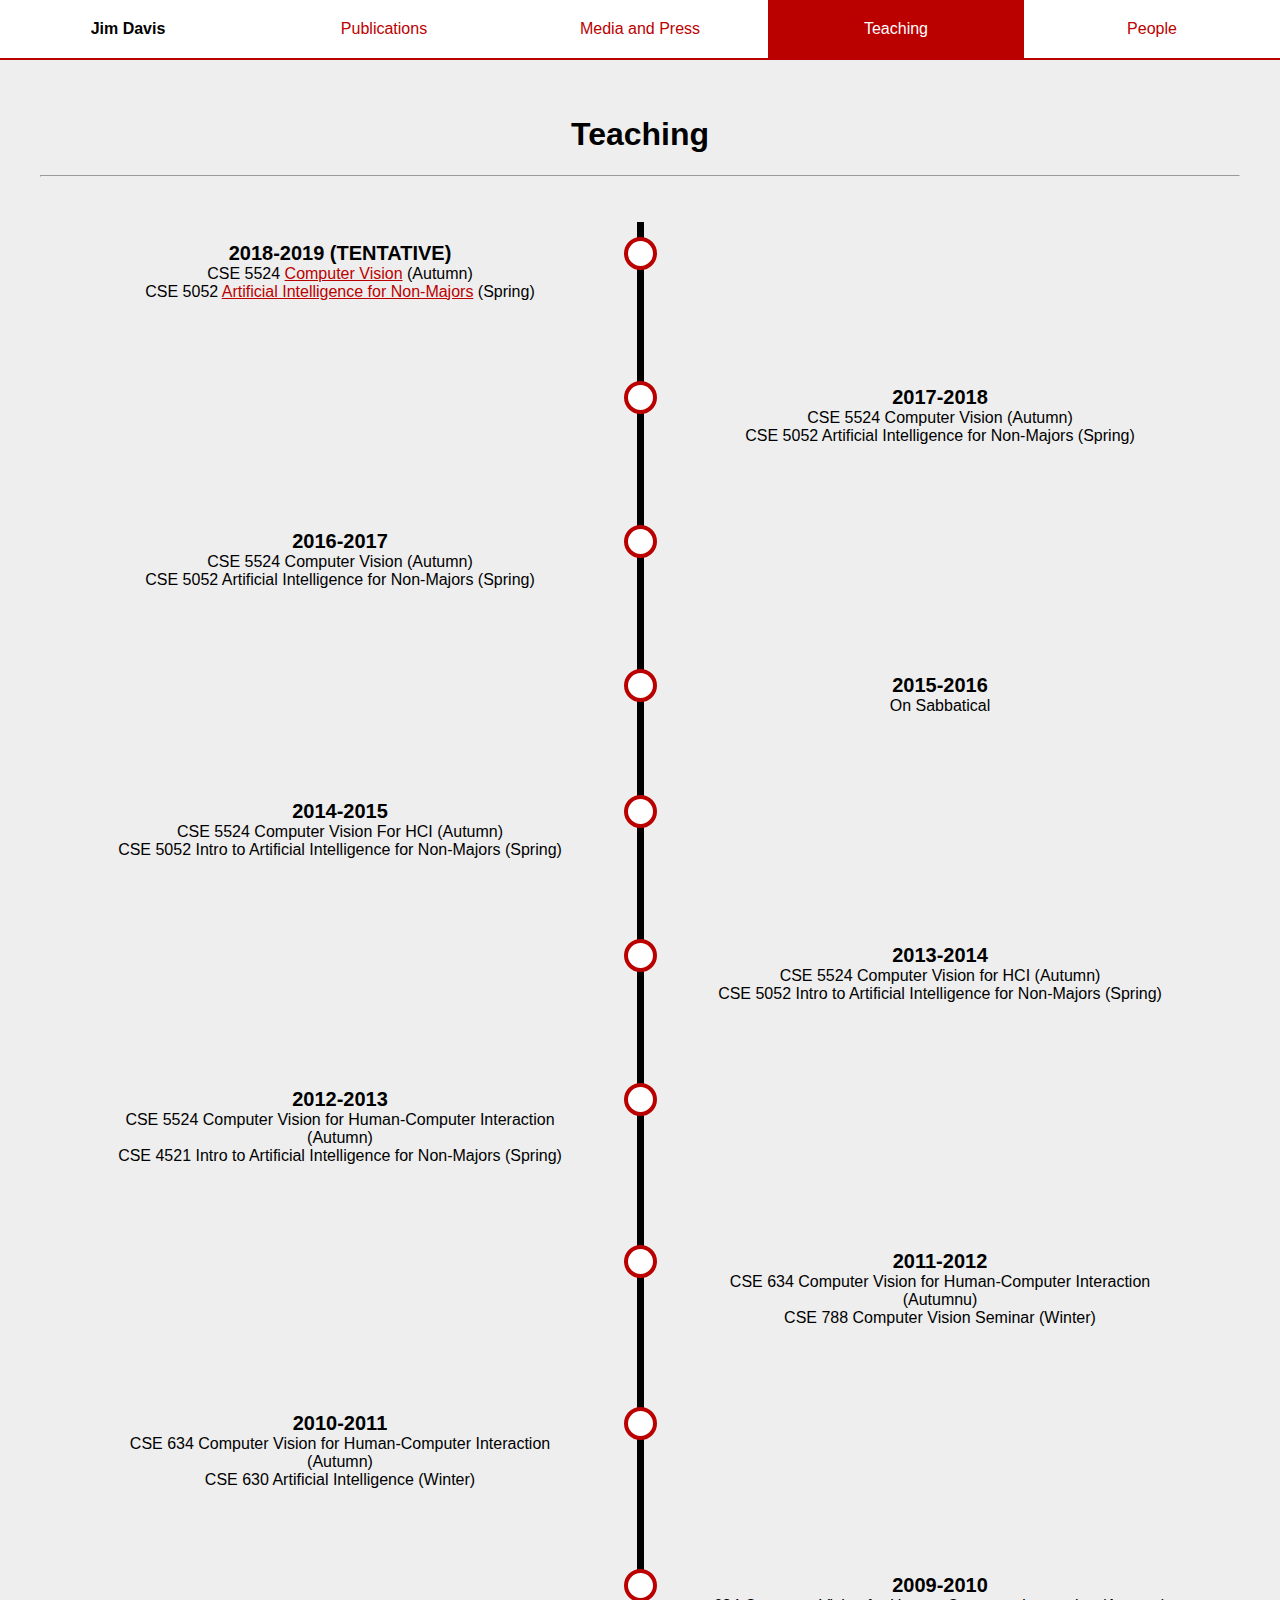
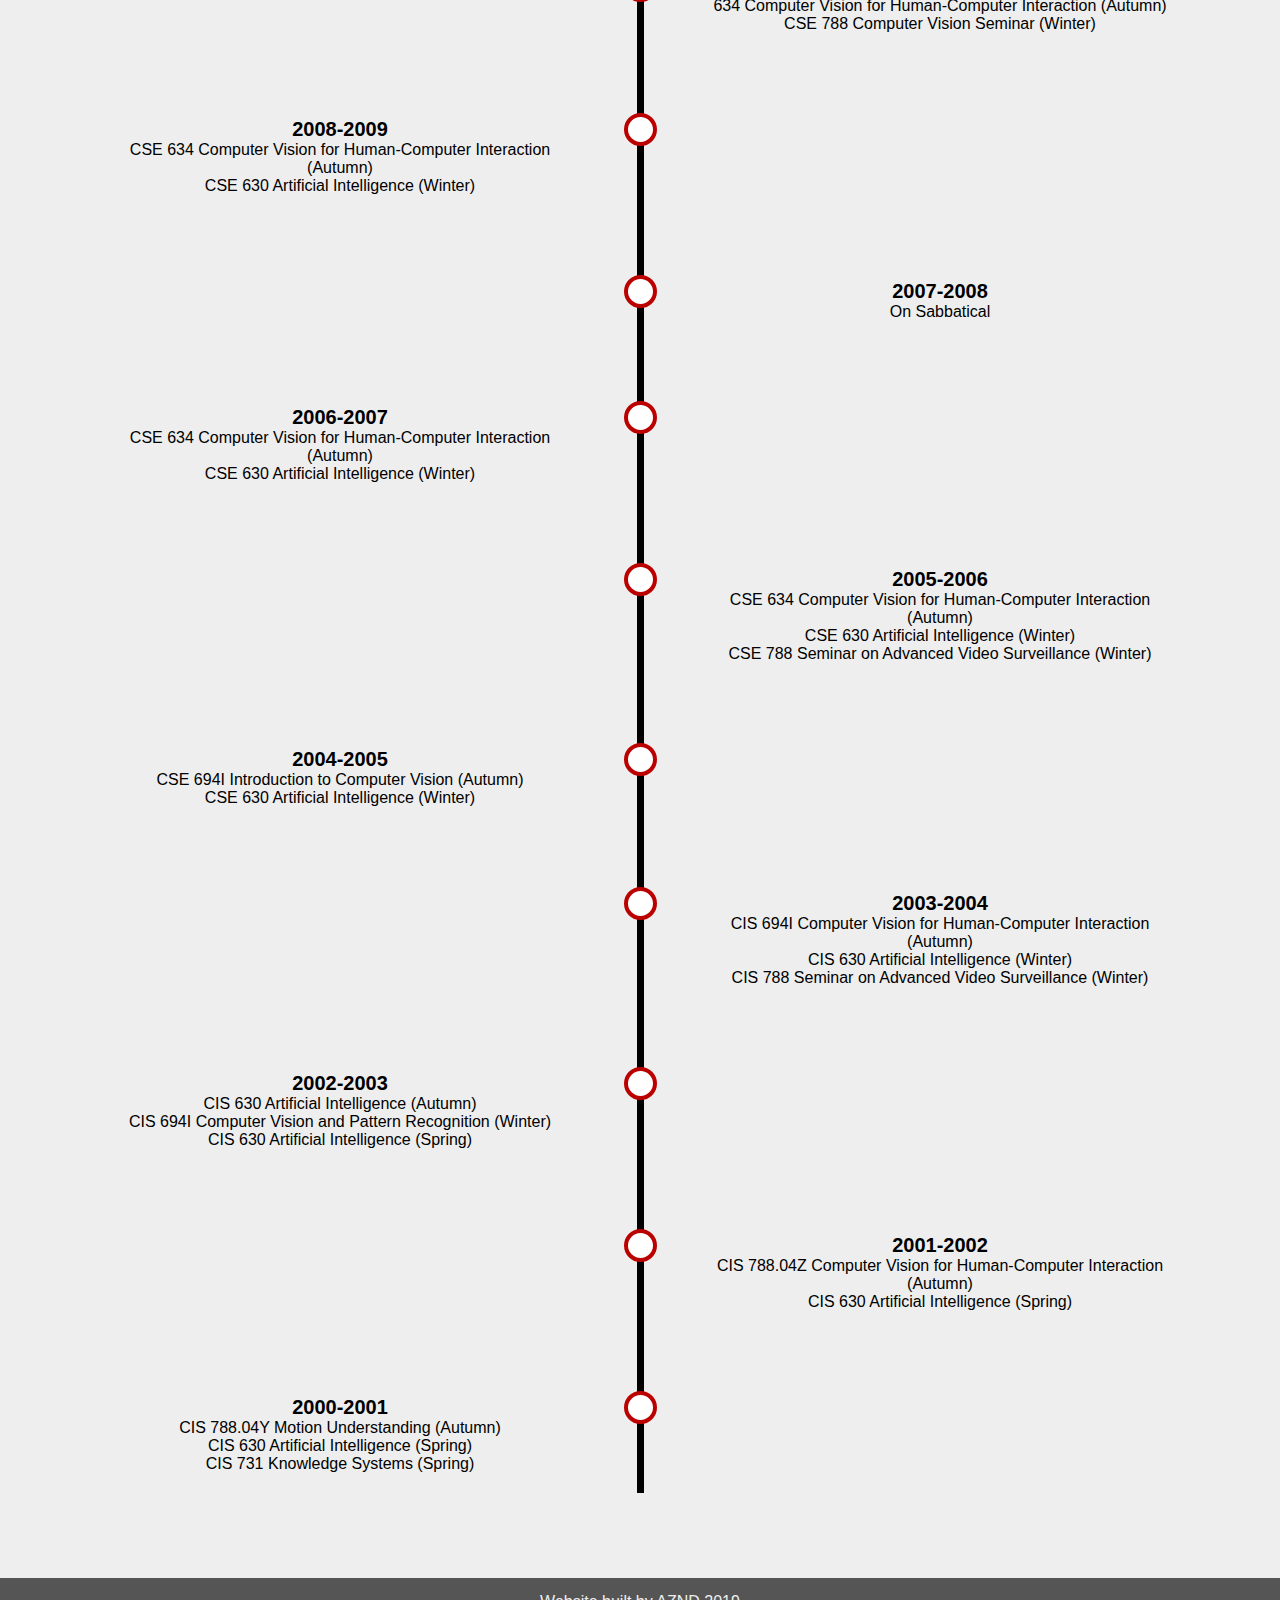
<file: p4/teaching.html>
<!doctype html>
<!--Created 2/24/2019 by Sean Edwards-->
<!--Modifed 2/26/2019 Ryan Williamson Added stylesheets and fixed the currently selected header -->
<html lang=en>

<head>
  <meta charset="utf-8">
  <meta http-equiv="x-ua-compatible" content="ie=edge">
  <meta name="viewport" content="width=device-width, initial-scale=1, shrink-to-fit=no">
  <!-- Use the title from a page's frontmatter if it has one -->
  <link rel="icon" href="images/osu.ico" />
  <title>Dr. James W. Davis, Ph.D | Teaching</title>
  <link href="stylesheets/site.css" rel="stylesheet" />
  <link href="stylesheets/teach.css" rel="stylesheet" />
  
  <style>
    a.teach span {
      background: #B00 !important;
      color: #FFF;
    }
    a.teach:hover span {
      background: #B00;
      color: #EEE;
    }
  </style>
  <!-- <script src="javascripts/site.js"></script> -->
</head>

<body>

  <!--
Created by Sean Edwards 2/24/2019
Modified 2/25/2019 by Jason Clemens reformatted navbar
Modified 2/26/2019 Jason Clemens added classes to all links
Modified 2/26//2019 Ryan Williamson Change from list to spans -> resolved html validation error
-->
<div class="navbar">

	<a href="index.html" class="home">
		<span class="navbar-name">
			Jim Davis
		</span>
	</a>
	<a href="publications.html" class="pub">
		<span class="item">
			Publications
		</span>
	</a>
	<a href="mediaandpress.html" class="media">
		<span class="item">
			Media and Press
		</span>
	</a>
	<a href="teaching.html" class="teach">
		<span class="item">
			Teaching
		</span>
	</a>
	<a href="people.html" class="people">
		<span class="item">
			People
		</span>
	</a>

</div>

  <div class="content">
    <!--Created by Sean Edwards 2/24/2019 -->
<!--Edited by Jianyi Qian  2/24/2019 -->
<!--Edited by Jason Clemens 2/26/2019 - Added name -->
<div class="pagetitle">
	<h1>Teaching</h1>
</div>
<hr />
<div class="teaching-timeline">
	<div class="teaching-circle left">
		<div class="teaching-block ">
			<span class="teaching-year">2018-2019 (TENTATIVE)</span><br />
				<span>CSE 5524 <a href="http://web.cse.ohio-state.edu/~davis.1719/Teaching/5524/syllabus2018.htm">Computer Vision</a> (Autumn)</span><br />
				<span>CSE 5052 <a href="http://web.cse.ohio-state.edu/~davis.1719/Teaching/5052/syllabus2019.htm">Artificial Intelligence for Non-Majors</a> (Spring)</span><br />
			
		</div>
	</div>
	<div class="teaching-circle right">
		<div class="teaching-block" >
			<span class="teaching-year">2017-2018</span><br />
				<span>CSE 5524 Computer Vision (Autumn)</span><br />
				<span>CSE 5052 Artificial Intelligence for Non-Majors (Spring)</span><br />
		</div>
	</div>
	<div class="teaching-circle left">
		<div class="teaching-block">
			<span class="teaching-year">2016-2017</span><br />
				<span>CSE 5524 Computer Vision (Autumn)</span><br />
				<span>CSE 5052 Artificial Intelligence for Non-Majors (Spring)</span><br />
		</div>
	</div>
	<div class="teaching-circle right">
		<div class="teaching-block">
			<span class="teaching-year">2015-2016</span><br />
				<span>On Sabbatical</span><br />
				
		</div>
	</div>
	<div class="teaching-circle left">
		<div class="teaching-block">
			<span class="teaching-year">2014-2015</span><br />
				<span>CSE 5524 Computer Vision For HCI (Autumn)</span><br />
				<span>CSE 5052 Intro to Artificial Intelligence for Non-Majors (Spring)</span><br />
		</div>
	</div>
	<div class="teaching-circle right">
		<div class="teaching-block">
			<span class="teaching-year">2013-2014</span><br />
				<span>CSE 5524 Computer Vision for HCI (Autumn)</span><br />
				<span>CSE 5052 Intro to Artificial Intelligence for Non-Majors (Spring)</span><br />
		</div>
	</div>
	<div class="teaching-circle left">
		<div class="teaching-block">
			<span class="teaching-year">2012-2013</span><br />
				<span>CSE 5524 Computer Vision for Human-Computer Interaction (Autumn)</span><br />
				<span>CSE 4521 Intro to Artificial Intelligence for Non-Majors (Spring)</span><br />
				
		</div>
	</div>
	<div class="teaching-circle right">
		<div class="teaching-block">
			<span class="teaching-year">2011-2012</span><br />
				<span>CSE 634 Computer Vision for Human-Computer Interaction (Autumnu)</span><br />
				<span>CSE 788 Computer Vision Seminar (Winter)</span><br />
				
		</div>
	</div>
	<div class="teaching-circle left">
		<div class="teaching-block">
			<span class="teaching-year">2010-2011</span><br />	
				<span>CSE 634 Computer Vision for Human-Computer Interaction (Autumn)</span><br />
				<span>CSE 630 Artificial Intelligence (Winter)</span><br />
		</div>
	</div>
	<div class="teaching-circle right">
		<div class="teaching-block">
			<span class="teaching-year">2009-2010</span><br /> 
				<span> 634 Computer Vision for Human-Computer Interaction (Autumn)</span><br />
				<span>CSE 788 Computer Vision Seminar (Winter)</span><br />
		</div>
	</div>
	<div class="teaching-circle left">
		<div class="teaching-block">
			<span class="teaching-year">2008-2009</span><br />
				<span>CSE 634 Computer Vision for Human-Computer Interaction (Autumn)</span><br />
				<span>CSE 630 Artificial Intelligence (Winter)</span><br />
		</div>
	</div>
	<div class="teaching-circle right">
		<div class="teaching-block">
			<span class="teaching-year">2007-2008</span><br />  
				<span>On Sabbatical</span><br />
		</div>
	</div>
	<div class="teaching-circle left">
		<div class="teaching-block">
			<span class="teaching-year">2006-2007</span><br />  
				<span>CSE 634 Computer Vision for Human-Computer Interaction (Autumn)</span><br />
				<span>CSE 630 Artificial Intelligence (Winter)</span><br />
		</div>
	</div>
	<div class="teaching-circle right">
		<div class="teaching-block">
			<span class="teaching-year">2005-2006</span><br />  
				<span>CSE 634 Computer Vision for Human-Computer Interaction (Autumn)</span><br />
				<span>CSE 630 Artificial Intelligence (Winter)</span><br />
				<span>CSE 788 Seminar on Advanced Video Surveillance (Winter)</span><br />
		</div>
	</div>
	<div class="teaching-circle left">
		<div class="teaching-block">
			<span class="teaching-year">2004-2005</span><br />  
				<span>CSE 694I Introduction to Computer Vision (Autumn)</span><br />
				<span>CSE 630 Artificial Intelligence (Winter)</span><br />
		</div>
	</div>
	<div class="teaching-circle right">
		<div class="teaching-block" >
			<span class="teaching-year">2003-2004</span><br />  
				<span>CIS 694I Computer Vision for Human-Computer Interaction (Autumn)</span><br />
				<span>CIS 630 Artificial Intelligence (Winter)</span><br />
				<span>CIS 788 Seminar on Advanced Video Surveillance (Winter)</span><br />
		</div>
	</div>
	<div class="teaching-circle left">
		<div class="teaching-block">
			<span class="teaching-year">2002-2003</span><br />  
				<span>CIS 630 Artificial Intelligence (Autumn)</span><br />
				<span>CIS 694I Computer Vision and Pattern Recognition (Winter)</span><br />
				<span>CIS 630 Artificial Intelligence (Spring)</span><br />
		</div>
	</div>
	<div class="teaching-circle right">
		<div class="teaching-block">
			<span class="teaching-year">2001-2002</span><br />  
				<span>CIS 788.04Z Computer Vision for Human-Computer Interaction (Autumn)</span><br />
				<span>CIS 630 Artificial Intelligence (Spring)</span><br />
		</div>
	</div>
	<div class="teaching-circle left">
		<div class="teaching-block">
			<span class="teaching-year">2000-2001</span><br />  
				<span>CIS 788.04Y Motion Understanding (Autumn)</span><br />
				<span>CIS 630 Artificial Intelligence (Spring)</span><br />
				<span>CIS 731 Knowledge Systems (Spring)</span><br />
		</div>
	</div>
	</div>


  </div>
  <!--Created by Sean Edwards 2/24/2019 -->
<footer>
    Website built by AZND 2019
</footer>
</body>

</html>
</file>
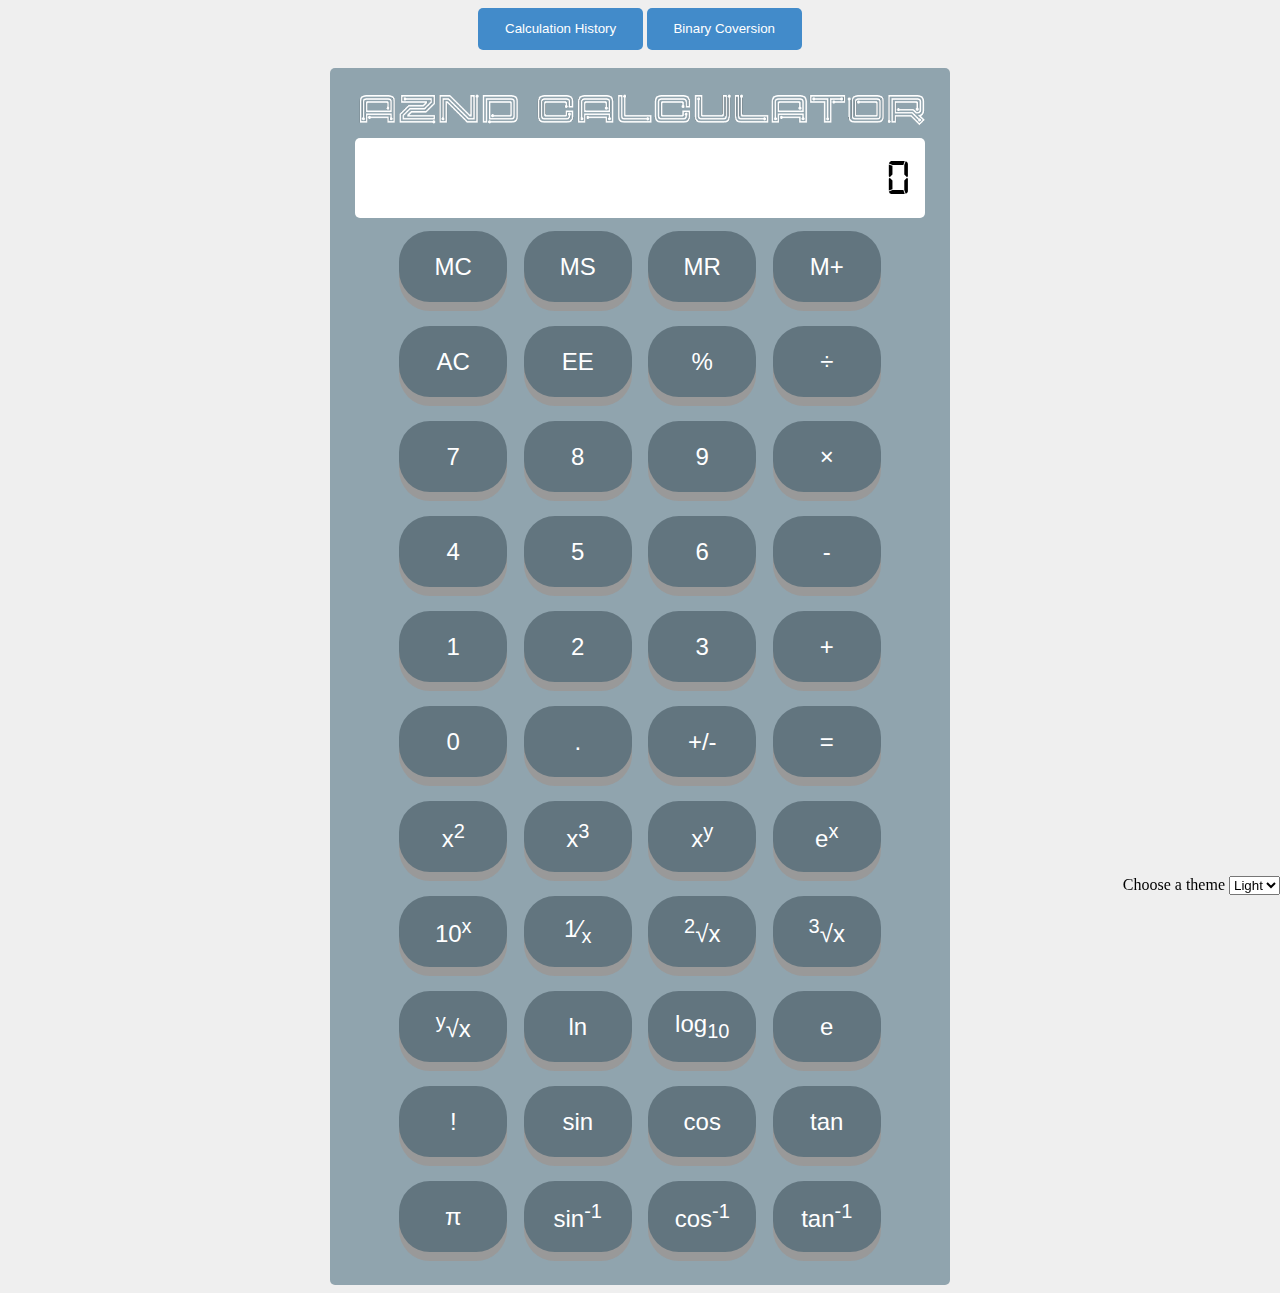
<file: p5/calculator.html>
<!--Created 3/04/2019 by Chandler Gerstenslager - Added basic table elements for calculator-->
<!--Modifed 3/5/2019 by Ryan Williamson - Wired all the number buttoms up -->
<!--Modified 3/5/2019 by Sean Edwards - Added some formatted button placeholders-->
<!--Modified 3/20/2019 by Chandler Gerstenslager - added further modal features, download button-->
<!--Modified 3/21/2019 by Jianyi Qian - added binary conversion page-->
<!--Modified 3/21/2019 by Jason Clemens - Validated HTML -->

<!DOCTYPE html>
<html lang="en-us">

<head>
	<title>AZND Calculator</title>
	<link rel="stylesheet" type="text/css" href="base.css" />
	<link id="colors" rel="stylesheet" type="text/css" href="light.css" />
	<link rel="stylesheet" href="modal-style.css" />
	<link rel="stylesheet" href="binary-style.css" />
	<script type="text/javascript" src="controller.js"></script>
	<meta charset="utf-8" />
</head>

<body>
	<div class="changeTheme">
		Choose a theme
		<select id="themeSelect">
			<option value="light.css">Light</option>
			<option value="dark.css">Dark</option>
			<option value="osu.css">OSU</option>
		</select>
	</div>
	<div class="buttons-container">
		<button id="modal-btn" class="modal-button">Calculation History</button>
		<button id="binary-btn" class="binary-button">Binary Coversion</button>
	</div>
	<div id="modal-container">
		<div id="my-modal" class="modal">
			<div class="modal-content">
				<div class="modal-header">
					<span class="close">&times;</span>
					<h2>Previous 10 Calculations</h2>
				</div>
				<div class="modal-body">
					<table class="modal-table">
					  <tr class="modal-tr">
					  	<td class="modal-td">No calculations have been entered.</td>
					  </tr>
					</table>
				</div>
				<div class="modal-footer">
					<h3>
						<button class="download-button" onclick="download()">Download Calculations</button>
					</h3>
				</div>
			</div>
		</div>
	</div>
	<script src="modal-controller.js"></script>


	<div class="calculator">
		<img id="aznd-logo" src="img/aznd-calc-logo-white.png" alt="Italian Trulli">
		<div class="calc-display">
			<p id="view">
				0
			</p>
		</div>
		<div class="table-container">
			<table class="buttons">
				<tbody>
				  <tr>
				    <td><button class="button" id="mc">MC</button></td>
				    <td><button class="button" id="ms">MS</button></td>
				    <td><button class="button" id="mr">MR</button></td>
				    <td><button class="button" id="mp">M+</button></td>
				  </tr>
					<tr>
						<td><button class="button" id="clear">AC</button></td>
						<td><button class="button" id="ee">EE</button></td>
						<td><button class="button" id="modulo">%</button></td>
						<!-- Divide symbol -->
						<td><button class="button" id="division">&#247;</button></td>
					</tr>
					<tr>
						<td><button class="button" id="seven">7</button></td>
						<td><button class="button" id="eight">8</button></td>
						<td><button class="button" id="nine">9</button></td>
						<!-- Multiplication Symbol -->
						<td><button class="button" id="multiplication">&#215;</button></td>
					</tr>
					<tr>
						<td><button class="button" id="four">4</button></td>
						<td><button class="button" id="five">5</button></td>
						<td><button class="button" id="six">6</button></td>
						<td><button class="button" id="subtraction">-</button></td>
					</tr>
					<tr>
						<td><button class="button" id="one">1</button></td>
						<td><button class="button" id="two">2</button></td>
						<td><button class="button" id="three">3</button></td>
						<td><button class="button" id="addition">+ </button> </td>
					</tr>
					<tr>
						<td><button class="button" id="zero">0</button></td>
						<td><button class="button" id="dot">.</button></td>
						<td><button class="button" id="negate">+/-</button></td>
						<td><button class="button" id="equal">=</button></td>
					</tr>
					<!--Added by Sean Edwards 3/5/2019-->
					<!--More added by Sean Edwards 3/11/2019-->
					<tr>
						<td><button class="button" id="square">x<sup>2</sup></button></td>
						<td><button class="button" id="cube">x<sup>3</sup></button></td>
						<td><button class="button" id="xtoy">x<sup>y</sup></button></td>
						<td><button class="button" id="e_power">e<sup>x</sup></button></td>
					</tr>
					<tr>
						<td><button class="button" id="powerten">10<sup>x</sup></button></td>
						<td><button class="button" id="recip">1&frasl;<sub>x</sub></button></td>
						<td><button class="button" id="sqrt"><sup>2</sup>&radic;x</button></td>
						<td><button class="button" id="cubrt"><sup>3</sup>&radic;x</button></td>
					</tr>
					<tr>
						<td><button class="button" id="nroot"><sup>y</sup>&radic;x</button></td>
						<td><button class="button" id="natlog">ln</button></td>
						<td><button class="button" id="logten">log<sub>10</sub></button></td>
						<td><button class="button" id="e">e</button></td>
					</tr>
					<tr>
						<td><button class="button" id="factorial">!</button></td>
						<td><button class="button" id="sin">sin</button></td>
						<td><button class="button" id="cos">cos</button></td>
						<td><button class="button" id="tan">tan</button></td>
					</tr>
					<tr>
						<td><button class="button" id="pi">&pi;</button></td>
						<td><button class="button" id="invsin">sin<sup>-1</sup></button></td>
						<td><button class="button" id="invcos">cos<sup>-1</sup></button></td>
						<td><button class="button" id="invtan">tan<sup>-1</sup></button></td>
					</tr>
		    </tbody>
		  </table>
	  </div>
	</div>
	<div id="binary-container">
			<div id="my-binary" class="binary">
				<div class="binary-content">
					<div class="binary-header">
						<span class="binary-close">&times;</span>
						<h2>Binary Convertor</h2>
					</div>
					<div class="binary-body">
						<div class="binary-convertor">
						  <table>
						    <tr>
							    <td>Binary: </td>
							    <td><p id= "binarynum" class="convertor"/></td>
							    <td><sub>2</sub></td>
						    </tr>
						    <tr>
							    <td>Octal</td>
							    <td><p id ="octalnum" class="convertor"/></td>
							    <td><sub>8</sub></td>
						    </tr>
						    <tr>
							    <td>Decimal</td>
							    <td><p id="decimalnum" class="convertor"/></td>
							    <td><sub>10</sub></td>
						    </tr>
						    <tr>
							    <td>Hexadecimal</td>
							    <td><p id="hexnum" class="convertor"/></td>
							    <td><sub>16</sub></td>
						    </tr>
						  </table>
						</div>
						<div id = "convert-box">
						  <table>
							  <tr>
								  <td><button id = "convertbtn" class="binary-button">convert</button></td>
							  </tr>
							</table>
							</div>
					</div>

					<div class="binary-footer">
					</div>
				</div>
			</div>
		</div>
		<script src="binaryconv-controller.js"></script>
</body>

</html>
</file>
<file: landing.css>
html {
  height: 100%;
}

body {
  background: linear-gradient(#FFF, #CCCCD4);
  
}

h1.title {
  text-align: center;
  margin-top: 10%;
  margin-bottom: 0px;
  font-family: 'EncodeSansThin', sans-serif;
  font-size: 7vw;
}

.subtitle {
  text-align: center;
  margin-top: 0px;
  font-family: 'EncodeSansThin', sans-serif;
  font-size: 3vw;
}

.aznd-inline-logo {
  height: 1em;
  transform: translate(0, 0.12em);
}

.projects {
  margin-top: 100px;
  text-align: center;
  margin-left: auto;
  margin-right: auto;
}

a.projectTile {
  display: inline-block;
  margin: 5px;
  padding: 10px;
  background: white;
  border-color: blue;
  border-width: 1px;
  border-style: solid;
  border-radius: 15px;
  font-family: sans-serif;
  text-decoration: none;
}

a.projectTile:active {
  background: lightgray;
}

a.projectTile:visited {
  border-color: purple;
}

a.projectTile p:nth-child(2) {
  color: gray;
}

a.projectTile p:first-child {
  font-size: larger;
  font-weight: bold;
}

a.disabled {
  color: black;
  border-color: black;
}
</file>
<file: p4/stylesheets/site.css>
/*
 Modified 2/25/19 Jason Clemens Changed header and various content stylings.
 Modifed 2/26/19 Ryan Williamson Changed header tags to work with new layout and added people themings
 Modifed 2/27/19 Ryan Williamson Fixed a bunch of adaptive layout bugs with the header ad body
 Modified 2/27/19 Chandler Gerstenslager Fixed resizing of header and header image
 Modified 2/27/2019 Jason Clemens added css that was removed from other stylesheet, adjusted directions spacing
 */
/* Body themed to keep a consist look acrosss the app */
body {
  background-color: #eeeeee;
  font-family: "Avenir Next", Helvetica, Sans-serif;
  margin: 0px;
  margin-top: 55px; }

/* Force links to be consistent across the website */
a {
  color: #BB0000; }
  a:focus, a:hover {
    color: maroon; }

/* Index page theming */
.pagetitle {
  text-align: center; }

.desktop-header {
  font-size: 25px; }

.row {
  margin: 20px;
  height: auto;
  display: flex; }

.info p {
  margin-left: 20px; }

.appointments tr td {
  padding-left: 20px; }

.education li,
.noteworthy li {
  margin-bottom: 10px; }

.directions h2 {
  padding-top: 60px; }

.column-img {
  background-image: url(../images/jwdavis_Banner.jpg);
  background-color: #cccccc;
  height: 400px;
  width: 400px;
  margin: 25px;
  background-position: center;
  background-repeat: no-repeat;
  background-size: cover;
  display: inline-block; }

/* Fix the navbar to the top of the screen and make content slide below it */
.navbar {
  position: fixed;
  top: 0;
  width: 100vw;
  background: #eeeeee;
  z-index: 2;
  font-family: sans-serif; }

/* Change the ting of items when hovering*/
.navbar a:hover .item {
  background: #eee; }

/*Style the header boxes. Width here is 100%/number of header links*/
.navbar span {
  margin: 0px;
  background: #fff;
  padding: 20px 0px;
  float: left;
  text-align: center;
  font-size: 1em;
  width: 20%;
  border: #b00;
  border-style: solid;
  /* Handle the display shrinking */
  white-space: nowrap;
  overflow: hidden;
  text-overflow: ellipsis;
  border-width: 0 0 2px 0; }

/* Theme Jim's name box seperately */
.navbar-name {
  font-weight: bold;
  font-size: 1em;
  color: black;
  background: red; }

.directions p {
  margin-left: 20px; }

.directions div {
  margin-left: 20px; }

.student-name {
  font-weight: bold; }

.current-students {
  width: 160px;
  height: 170px; }

.content {
  padding: 40px;
  overflow: scroll; }

footer {
  padding: 15px 0px 15px 0px;
  width: 100vw;
  background-color: #555;
  z-index: 0;
  color: #eee;
  text-align: center;
  font-family: sans-serif; }

/* Common classes to force behavior of divs to be inline */
.div-inline {
  display: inline-block;
  vertical-align: top; }

.div-inline div {
  display: inline-block;
  vertical-align: top;
  background-image: -webkit-gradient(linear, left top, left bottom, from(#B00), to(#A00));
  background-image: linear-gradient(#B00, #A00);
  margin: 10px;
  padding-right: 25px;
  border-style: solid;
  border-color: #777;
  border-width: 3px;
  color: #FFF; }

.div-inline h3 {
  margin-left: 20px; }

.mobile-header {
  display: none; }

.mobile-header-info {
  display: none; }

@media only screen and (max-width: 900px) {
  .column-img {
    width: 300px;
    height: 300px; }
  .p-bio {
    margin-top: 10px;
    margin-bottom: 10px; } }

@media only screen and (max-width: 800px) {
  .row {
    display: block !important;
    text-align: center; }
  .column-img {
    margin-left: auto;
    margin-right: auto; }
  .mobile-header {
    display: block;
    font-size: 24px;
    font-weight: 600; }
  .desktop-header {
    display: none; }
  .mobile-header-info {
    font-weight: 300;
    display: inline; } }

@media only screen and (max-width: 550px) {
  .center-student-content {
    text-align: center; } }
</file>
<file: p4/stylesheets/media.css>
/*
 Created 2/26/19 Jason Clemens
*/
.company {
  font-weight: bold; }

.date {
  font-style: italic;
  color: rgba(0, 0, 0, 0.5); }

.tv-video li, .radio li, .print li {
  margin-bottom: 20px; }
</file>
<file: p4/stylesheets/pub.css>
/*
  Created 2/24/19 by Chandler Gerstenslager
  This is the CSS for the publications page
  The beauty of this CSS is that when the width of the pub. page is <= 1180px,
  the 3 columns turn into rows to look nice on mobile view
  Modified 2/26/19 Jason Clemens changed appearance of publication tiles.
  Modified 2/26/19 Chandler added more CSS changes
*/
.container {
  margin-bottom: 20px; }

/* Container that holds all the columns in the page
  An inline-block element is placed as an inline element, but it behaves as a block element.
 */
.column-container {
  display: inline-block;
  margin-left: 1%;
  margin-right: 1%;
  text-align: center; }

/* Center aligns the header and subheader of pub page*/
.pub-header, .pub-subheader {
  text-align: center; }

.pub-subheader {
  margin-bottom: 30px; }

/* Create three equal columns that floats next to each other
  This is the CSS for each block representing a publication
*/
.pub-column {
  width: 30%;
  padding: 10px;
  height: 345px;
  border-style: solid;
  border-color: #777;
  background-image: -webkit-gradient(linear, left top, left bottom, from(#B00), to(#A00));
  background-image: linear-gradient(#B00, #A00);
  color: #fff;
  margin-bottom: 20px !important;
  /* Forces the bottom margin to be a consistent 20 px*/ }

/* Forces every column in the first position to float left */
.pub-column:nth-child(3n+1) {
  float: left; }

/* Forces every column in third position to float right */
.pub-column:nth-child(3n+3) {
  float: right; }

/* This forces middle column to be centered on page */
.pub-column:nth-child(3n+2) {
  display: inline-block; }

/* The actual text within the content block has a 5px padding around container box*/
.pub-content {
  padding: 5px;
  height: 100%; }

/* Italicises the names of the authors */
.pub-authors {
  font-style: italic;
  margin-bottom: 5px;
  font-weight: 500; }

/* The source is the journal or where the content was created for
  The margin keeps the source space away from link and authors
*/
.pub-source {
  font-weight: 500;
  margin: 10px 0px; }

/* Keeps the icon only 30x30px in dimension and gives margin on top and bottom*/
.pub-link-icon {
  width: 30px;
  height: 30px;
  border: 0;
  margin: 20px auto; }

/* This is for the top link in the instructions,
  even smaller at 20px by 20px and it has left and right padding to fit in sentence
*/
.pub-link-icon-header {
  width: 20px;
  height: 20px;
  padding: 0 5px; }

/* Whatever content have this class gets centered */
.center {
  margin: 0 auto;
  display: flex; }

.filler-column {
  background-image: none;
  border-color: transparent; }

/* When the width is <= 1180px, these new CSS properties override the ones up top
These CSS properties make the blocks turn into individual rows, and is helpful for mobile view
If this were not the case, the 3 blocks would look very bad on devices with smaller widths
 */
@media only screen and (max-width: 1180px) {
  .pub-column {
    width: 100%;
    /* Make the column a row*/
    padding: 0px;
    height: auto !important;
    /*Allows height to be auto according to the height of its contents*/
    float: none !important;
    /* Gets rid of all float properties */ }
  h2 {
    margin: 6px; }
  /* Aligns all content, especially text, centered within the pub-content container*/
  .pub-content {
    text-align: center; } }
</file>
<file: p4/stylesheets/teach.css>
/*Created by Jianyi Qian - 02/24/2019
Modified 2/26/19 Jason Clemens added larger margin left of timeline.
Modified 2/27//2019 Jianyi Qian
*/
/*
title for each section
*/
.teaching-year {
  font-weight: bold;
  font-size: 20px; }

/*
basic content
*/
.teaching-timeline {
  position: relative;
  max-width: 1600px;
  margin: 0 auto; }

/*
timeline
*/
.teaching-timeline::after {
  content: '';
  position: absolute;
  width: 7px;
  background-color: black;
  top: 0;
  bottom: 0;
  left: 50%;
  margin-left: -3px; }

.teaching-block {
  margin: 45px;
  padding: 20px;
  position: relative; }

.teaching-circle {
  position: relative;
  width: 50%; }

/*
create the circle on the timeline
*/
.teaching-circle::after {
  content: '';
  position: absolute;
  width: 25px;
  height: 25px;
  left: auto;
  right: -16.5px;
  background-color: white;
  border: 4px solid #BB0000;
  top: 15px;
  border-radius: 50%;
  z-index: 1; }

/* left text*/
.left {
  left: 0;
  text-align: center; }

/* right text*/
.right {
  left: 50%;
  text-align: center; }

.right::after {
  left: -16.5px; }

/* auto adjust the window when max-width<600px */
@media screen and (max-width: 600px) {
  /* move timeline to the left*/
  .teaching-timeline::after {
    left: 31px; }
  /* move timeline circle to the left*/
  .teaching-circle {
    width: 100%;
    padding-left: 20px;
    padding-right: 25px; }
  .left::after, .right::after {
    left: 15px; }
  .right {
    left: 0%; } }
</file>
<file: p5/base.css>
/* Created 3/04/2019 by Chandler Gerstenslager - Added basic css styling for calculator
   Modified 3/5/2019 by Ryan Williamson - Themed the calculator background
   Modified 3/19/2019 by Jason Clemens - Removed redundant code by splitting files.
   Modified 3/21/2019 by Sean Edwards - Widened calulator display slightly to fit larger factorials.
*/

@font-face {
  /*
     Used with Permission
     Credit to:
     Sizenko Alexander
     Style-7
     http://www.styleseven.com
      Created: October 7 2008
   */
  font-family: Digital-7;
  src: url(fonts/digital-7.ttf);
}

.calculator {
  width: 95%;
  max-width: 600px;
  margin: 0 auto;
  padding: 10px;
  border: none;
  border-radius: 5px;
}

.calc-display {
  width: 95%;
  max-width: 575px;
  margin: 0 auto;
  border: none;
  border-radius: 5px;
  margin-bottom: 10px;
}

.calc-display p {
  font-family: Digital-7;
  font-size: 50px;
  padding: 15px;
  text-align: right;
  margin: 0px;
}

table {
  table-layout: fixed;
  width: 100%;
}

.table-container {
  width: 500px;
  max-width: 100%;
  margin: 0 auto;
}

.buttons {
  text-align: center;
  font-size: 1.0em;
  font-weight: bold;
  line-height: 200%;
}

.button {
  /*display: inline-block;*/
  /*padding: 15px 25px;*/
  font-size: 24px;
  cursor: pointer;
  text-align: center;
  text-decoration: none;
  outline: none;
  border: none;
  border-radius: 31px;
  /*width: 101px;*/
  min-width: 90%;
  height: 71px;
  margin-bottom: 20px;
}

.button:active, .keypressed {
  transform: translateY(4px);
}

.changeTheme {
  position: fixed;
  bottom: 5px;
  right: 0;
}

#extra-buttons {
  display: none;
  width: 25px;
}

#aznd-logo{
  width: 100%;
  margin-top: 10px;
}

#view {
  margin-top: 5px;
}

.buttons-container{
  text-align: center;
  margin-bottom: 18px;
}
</file>
<file: p5/light.css>
/* Created 3/04/2019 by Chandler Gerstenslager - Added basic css styling for calculator
   Modified 3/5/2019 by Ryan Williamson - Themed the calculator background
*/

body {
  background-color: #efefef;
}

.calculator {
  background-color: #90a4ae;
}

.calc-display {
  background-color: #fff;
}

.calc-display p {
  color: #000;
}

.button {
  color: #fff;
  background-color: #62757f;
  box-shadow: 0 9px #999;
}

.button:hover {
  background-color: #3e8e41
}

.button:active, .keypressed {
  background-color: #3e8e41;
  box-shadow: 0 5px #666;
}

.changeTheme {
  color: #000;
}
</file>
<file: p5/modal-style.css>
/* Created 3/20/2019 by Chandler Gerstenslager */

/**/
:root {
  --modal-duration: 1s;
  --modal-color: #428bca;
}

/*This holds all modal information*/
#modal-container {
  font-family: Arial, Helvetica, sans-serif;
  background: #f4f4f4;
  font-size: 17px;
  line-height: 1.6;
  display: contents;
  height: 100vh;
  align-items: center;
  justify-content: center;
}

/*Button to open the modal*/
.modal-button {
  background: #428bca;
  padding: 1em 2em;
  color: #fff;
  border: 0;
  border-radius: 5px;
  cursor: pointer;
}

.modal-button:hover {
  background: #3876ac;
}

/*The modal once it is opened*/
.modal {
  display: none;
  position: fixed;
  z-index: 1;
  left: 0;
  top: 0;
  height: 100%;
  width: 100%;
  overflow: auto;
  background-color: rgba(0, 0, 0, 0.5);
}

.modal-content {
  margin: 10% auto;
  width: 60%;
  box-shadow: 0 5px 8px 0 rgba(0, 0, 0, 0.2), 0 7px 20px 0 rgba(0, 0, 0, 0.17);
  animation-name: modalopen;
  animation-duration: var(--modal-duration);
}

.modal-header h2,
.modal-footer h3 {
  margin: 0;
}

.modal-header {
  background: var(--modal-color);
  padding: 15px;
  color: #fff;
  border-top-left-radius: 5px;
  border-top-right-radius: 5px;
}

.modal-body {
  /* padding: 10px 20px; */
  background: #fff;
}

.modal-footer {
  background: var(--modal-color);
  padding: 10px;
  color: #fff;
  text-align: center;
  border-bottom-left-radius: 5px;
  border-bottom-right-radius: 5px;
}

.close {
  color: #ccc;
  float: right;
  font-size: 30px;
  color: #fff;
}

.close:hover,
.close:focus {
  color: #000;
  text-decoration: none;
  cursor: pointer;
}

@keyframes modalopen {
  from {
    opacity: 0;
  }
  to {
    opacity: 1;
  }
}

/* Below is the css for the table*/
.modal-table {
  border-collapse: collapse;
  width: 100%;
}

.modal-th, .modal-td {
  text-align: left;
  padding: 8px 8px 8px 22px;
}

.modal-tr{
  border-bottom: 1px solid black;
}

.modal-tr:nth-child(even) {
  background-color: #f2f2f2;
}

/*The button which allows the user to download the history*/
.download-button {
  background: #7cb2e0;
  padding: 0.5em 0.5em;
  color: #fff;
  border: 0;
  border-radius: 3px;
  cursor: pointer;
}
</file>
<file: p5/binary-style.css>
/*
Created and Modified by Jianyi Qian - 3/20/2018
*/

:root {
  --binary-duration: 1s;
  --binary-color: #428bca;
}

#binary-container {
  font-family: Arial, Helvetica, sans-serif;
  background: #f4f4f4;
  font-size: 17px;
  line-height: 1.6;
  display: contents;
  height: 100vh;
  align-items: center;
  justify-content: center;
}

.binary {
  display: none;
  position: fixed;
  z-index: 1;
  left: 0;
  top: 0;
  height: 100%;
  width: 100%;
  overflow: auto;
  background-color: rgba(0, 0, 0, 0.5);
}

.binary-button {
  background: #428bca;
  padding: 1em 2em;
  color: #fff;
  border: 0;
  border-radius: 5px;
  cursor: pointer;
}

.binary-button:hover {
  background: #3876ac;
}

.binary-content {
  margin: 10% auto;
  width: 60%;
  box-shadow: 0 5px 8px 0 rgba(0, 0, 0, 0.2), 0 7px 20px 0 rgba(0, 0, 0, 0.17);
  animation-name: binaryopen;
  animation-duration: var(--binary-duration);
}

.binary-header h2,
.binary-footer h3 {
  margin: 0;
}

.binary-header {
  background: var(--binary-color);
  padding: 15px;
  color: #fff;
  border-top-left-radius: 5px;
  border-top-right-radius: 5px;
}

.binary-body {
  /* padding: 10px 20px; */
  background: #fff;
  min-height: 400px;
}

.binary-footer {
  background: var(--binary-color);
  padding: 10px;
  color: #fff;
  text-align: center;
  border-bottom-left-radius: 5px;
  border-bottom-right-radius: 5px;
}

.binary-close {
  color: #ccc;
  float: right;
  font-size: 30px;
  color: #fff;
}

.binary-close:hover,
.binary-close:focus {
  color: #000;
  text-decoration: none;
  cursor: pointer;
}

@keyframes binaryopen {
  from {
    opacity: 0;
  }
  to {
    opacity: 1;
  }
}




.convertor{
    width: 95%;
    /*padding: 12px 20px 20px 20px;*/
    min-height: 30px;
    margin: 8px 0;
    box-sizing: border-box;
    overflow-wrap: break-word;
}

.binary-convertor{
    padding: 20px;
}

#convertbtn{
    padding: 12px, 20px, 20px,20px;
    margin-top: 20px;
    margin-left: 20px;
}

#convert-box{

   width: 95%;
}
</file>
